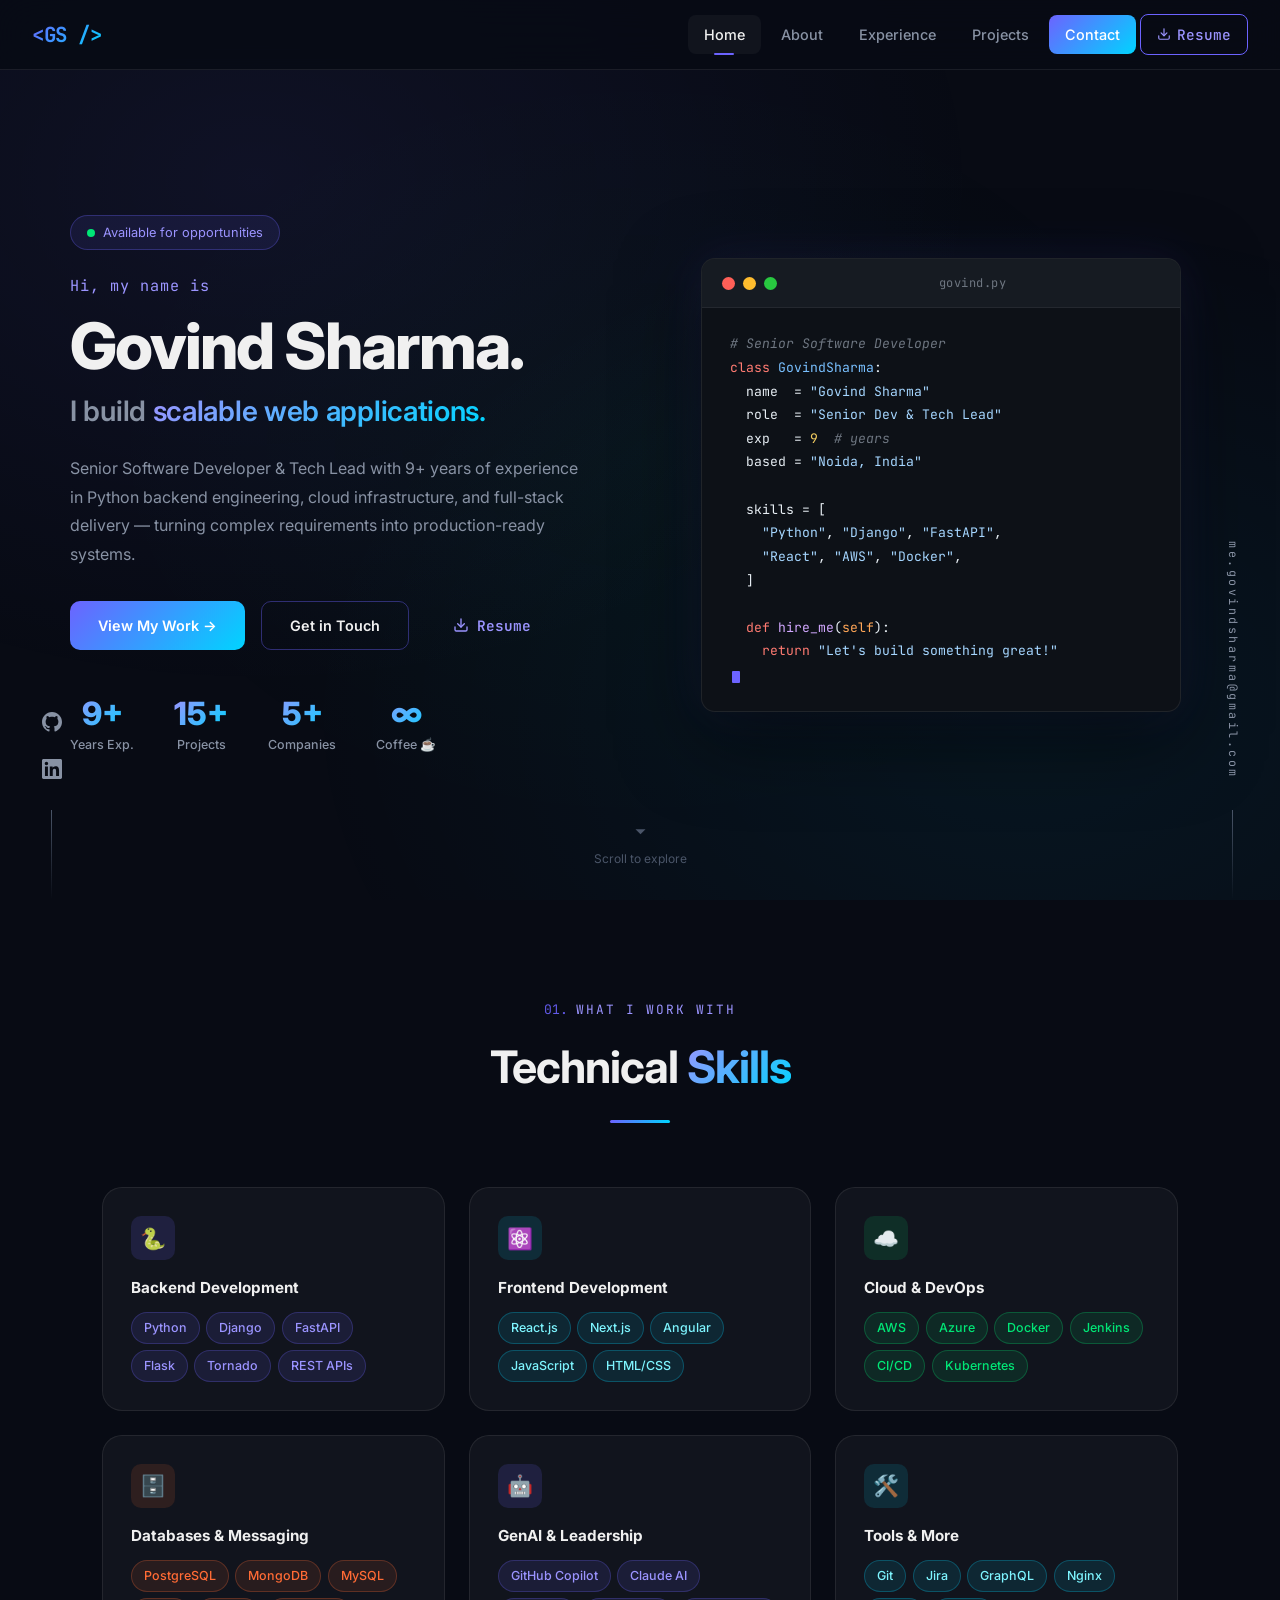
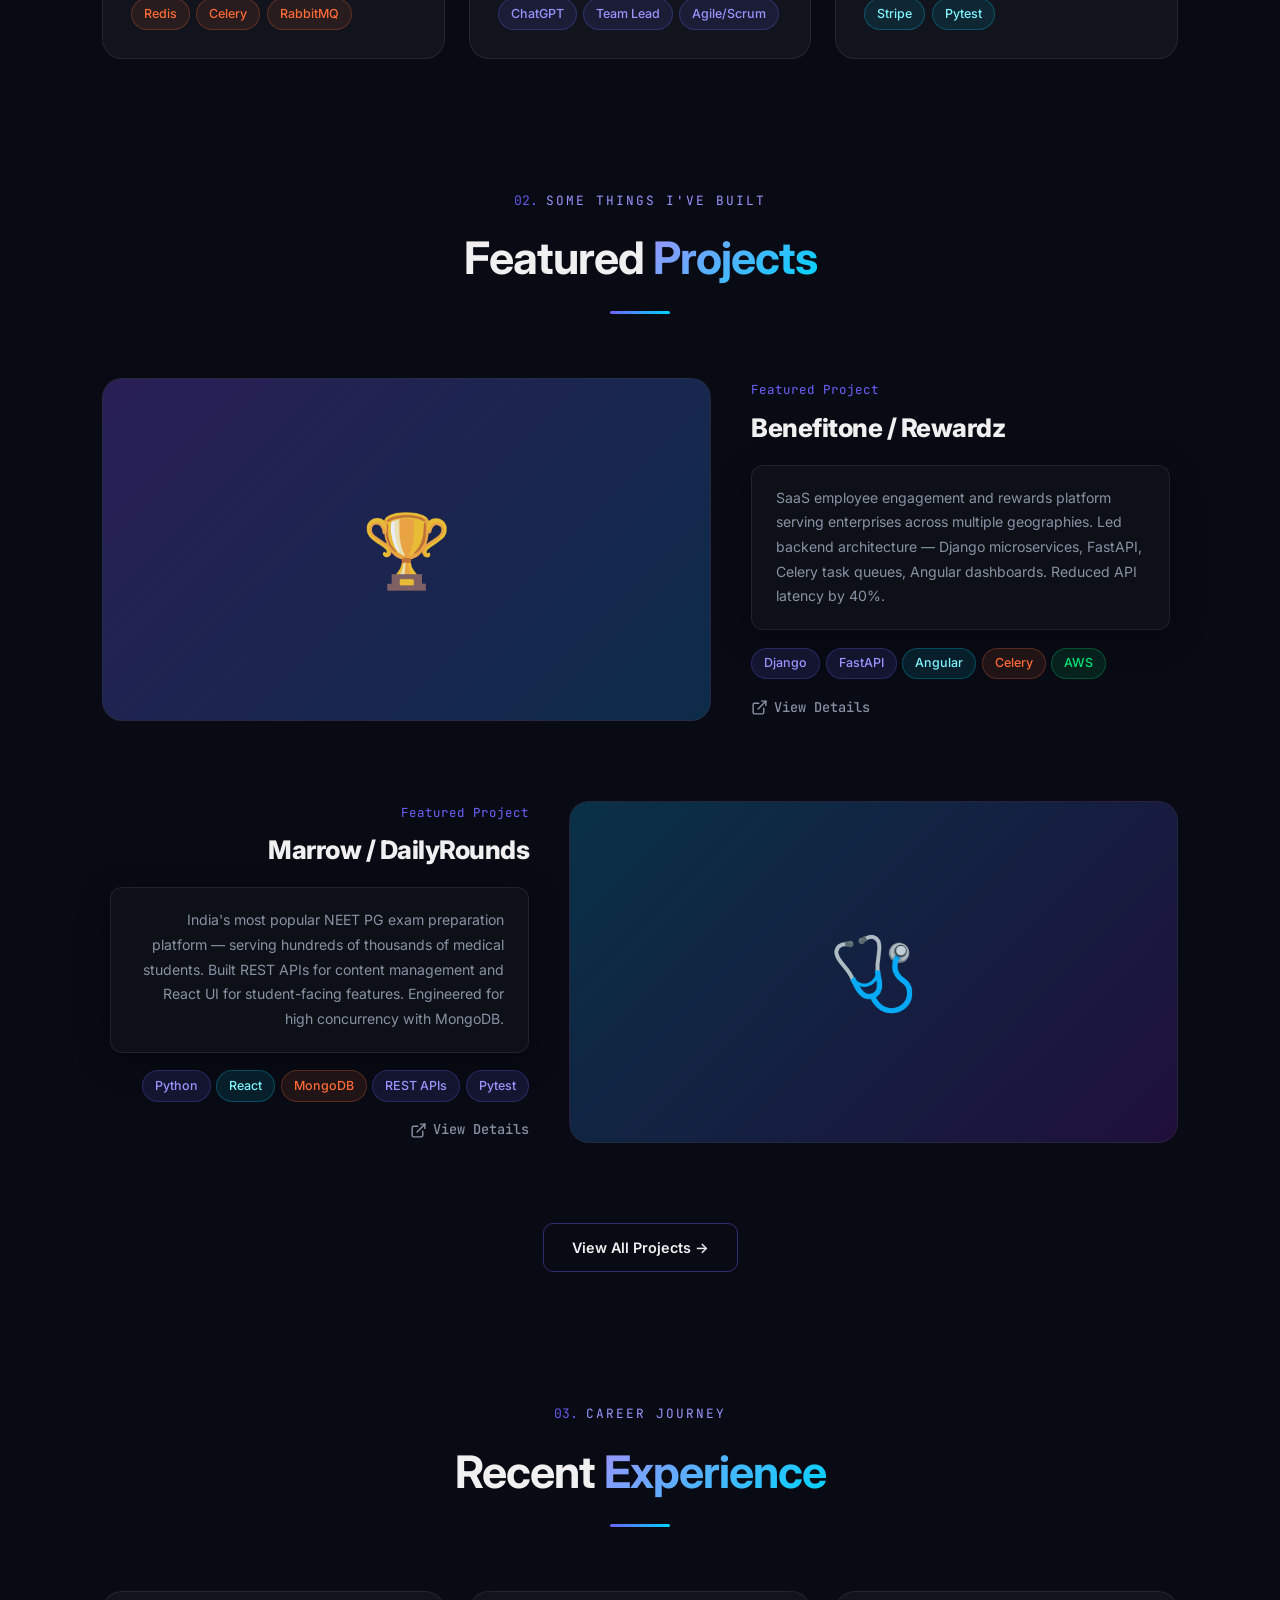
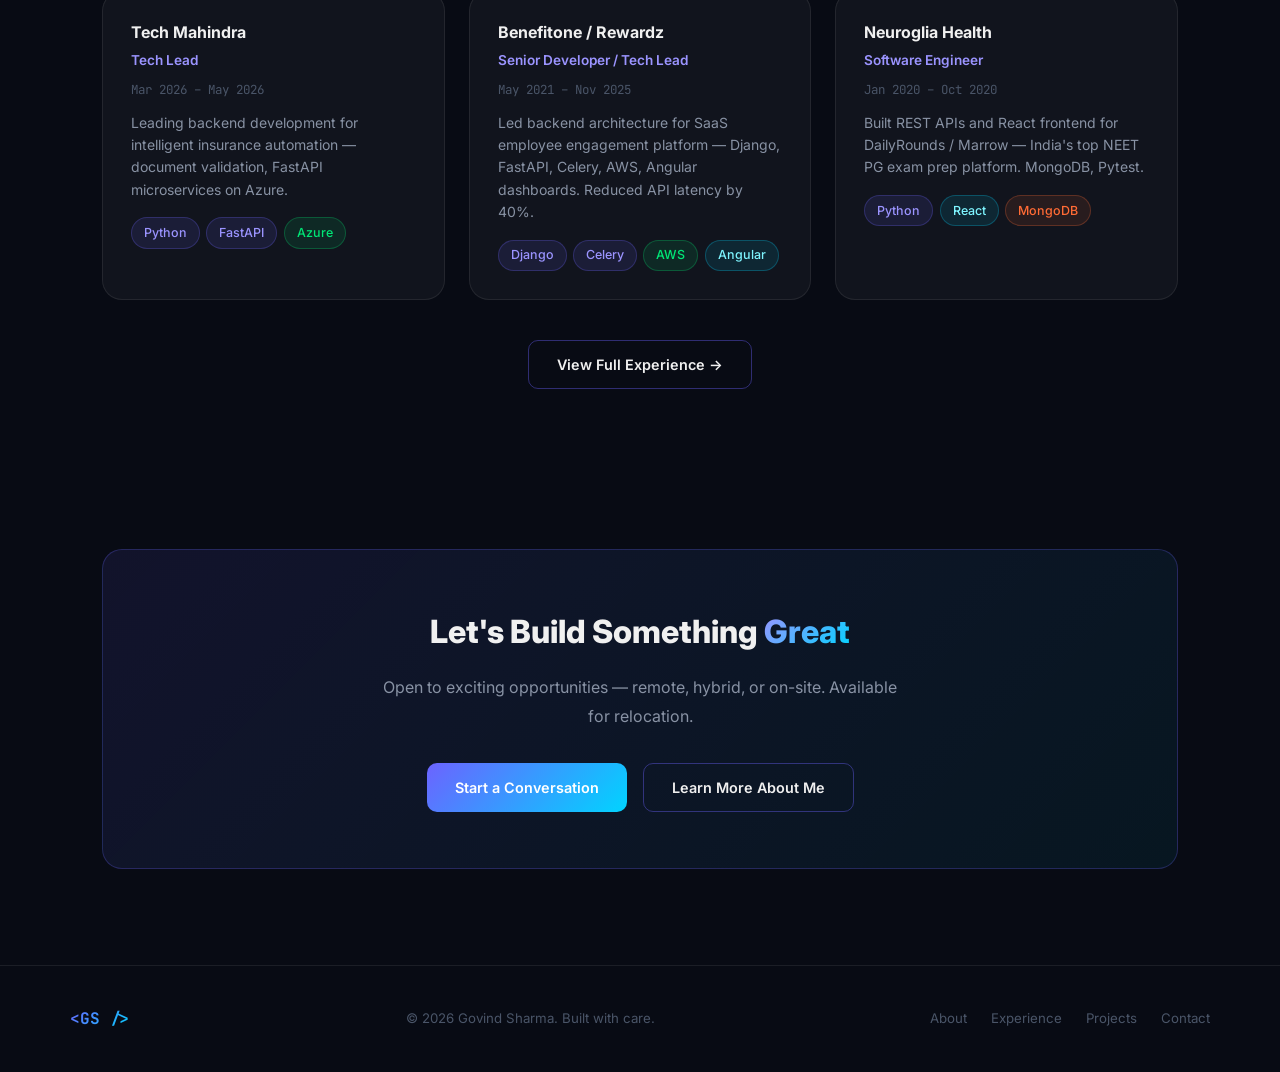
<file: index.html>
<!DOCTYPE html>
<html lang="en">
<head>
  <meta charset="UTF-8" />
  <meta name="viewport" content="width=device-width, initial-scale=1.0" />
  <title>Govind Sharma — Senior Software Developer</title>
  <meta name="description" content="Senior Software Developer with 9+ years of experience in Python, Django, FastAPI, React, and cloud infrastructure." />
  <link rel="preconnect" href="https://fonts.googleapis.com">
  <link rel="preconnect" href="https://fonts.gstatic.com" crossorigin>
  <link href="https://fonts.googleapis.com/css2?family=Inter:wght@400;500;600;700;800;900&family=JetBrains+Mono:wght@400;500;700&display=swap" rel="stylesheet">
  <link rel="stylesheet" href="css/style.css" />
</head>
<body>

  <!-- NAVBAR -->
  <nav class="navbar">
    <a href="index.html" class="nav-logo">&lt;GS /&gt;</a>
    <div class="nav-links">
      <a href="index.html" class="active">Home</a>
      <a href="about.html">About</a>
      <a href="experience.html">Experience</a>
      <a href="projects.html">Projects</a>
      <a href="contact.html" class="nav-cta">Contact</a>
      <a href="resume.pdf" download="Govind_Sharma_Resume.pdf" class="nav-resume"><svg viewBox="0 0 24 24" fill="none" stroke="currentColor" stroke-width="2" stroke-linecap="round" stroke-linejoin="round"><path d="M21 15v4a2 2 0 01-2 2H5a2 2 0 01-2-2v-4"/><polyline points="7,10 12,15 17,10"/><line x1="12" y1="15" x2="12" y2="3"/></svg>Resume</a>
    </div>
    <div class="hamburger" aria-label="Toggle menu">
      <span></span><span></span><span></span>
    </div>
  </nav>

  <div class="page">

    <!-- HERO -->
    <section class="hero" style="position:relative;">
      <div class="hero-inner">

        <!-- Left Content -->
        <div class="hero-content">
          <div class="hero-badge">
            <span class="dot"></span>
            Available for opportunities
          </div>

          <p class="hero-greeting">Hi, my name is</p>

          <h1 class="hero-name">
            Govind Sharma.
          </h1>

          <h2 class="hero-subtitle-line">
            I build <span class="gradient-text">scalable web applications.</span>
          </h2>

          <p class="hero-desc">
            Senior Software Developer &amp; Tech Lead with 9+ years of experience in Python backend
            engineering, cloud infrastructure, and full-stack delivery — turning complex requirements
            into production-ready systems.
          </p>

          <div class="hero-actions">
            <a href="projects.html" class="btn btn-primary">
              View My Work &rarr;
            </a>
            <a href="contact.html" class="btn btn-outline">
              Get in Touch
            </a>
            <a href="resume.pdf" download="Govind_Sharma_Resume.pdf" class="btn btn-resume">
              <svg viewBox="0 0 24 24" fill="none" stroke="currentColor" stroke-width="2" stroke-linecap="round" stroke-linejoin="round" width="16" height="16">
                <path d="M21 15v4a2 2 0 01-2 2H5a2 2 0 01-2-2v-4"/>
                <polyline points="7,10 12,15 17,10"/>
                <line x1="12" y1="15" x2="12" y2="3"/>
              </svg>
              Resume
            </a>
          </div>

          <div class="hero-stats">
            <div class="stat">
              <div class="stat-num" data-count="9">9+</div>
              <div class="stat-label">Years Exp.</div>
            </div>
            <div class="stat">
              <div class="stat-num" data-count="15">15+</div>
              <div class="stat-label">Projects</div>
            </div>
            <div class="stat">
              <div class="stat-num" data-count="5">5</div>
              <div class="stat-label">Companies</div>
            </div>
            <div class="stat">
              <div class="stat-num">∞</div>
              <div class="stat-label">Coffee ☕</div>
            </div>
          </div>
        </div>

        <!-- Right Visual: Terminal Card -->
        <div class="hero-visual">
          <div class="terminal-card">
            <div class="terminal-header">
              <span class="terminal-dot td-red"></span>
              <span class="terminal-dot td-yellow"></span>
              <span class="terminal-dot td-green"></span>
              <span class="terminal-title">govind.py</span>
            </div>
            <div class="terminal-body">
              <code class="terminal-code"><span class="tc-comment"># Senior Software Developer</span>
<span class="tc-keyword">class</span> <span class="tc-class">GovindSharma</span>:
  name  = <span class="tc-string">"Govind Sharma"</span>
  role  = <span class="tc-string">"Senior Dev &amp; Tech Lead"</span>
  exp   = <span class="tc-num">9</span>  <span class="tc-comment"># years</span>
  based = <span class="tc-string">"Noida, India"</span>

  skills = [
    <span class="tc-string">"Python"</span>, <span class="tc-string">"Django"</span>, <span class="tc-string">"FastAPI"</span>,
    <span class="tc-string">"React"</span>, <span class="tc-string">"AWS"</span>, <span class="tc-string">"Docker"</span>,
  ]

  <span class="tc-keyword">def</span> <span class="tc-fn">hire_me</span>(<span class="tc-self">self</span>):
    <span class="tc-keyword">return</span> <span class="tc-string">"Let's build something great!"</span>
<span class="terminal-cursor"></span></code>
            </div>
          </div>
        </div>

      </div>

      <div class="scroll-hint">
        <svg viewBox="0 0 24 24" xmlns="http://www.w3.org/2000/svg">
          <path d="M12 16l-6-6h12z"/>
        </svg>
        Scroll to explore
      </div>
    </section>

    <!-- SKILLS PREVIEW -->
    <section class="skills-preview">
      <div class="container">
        <div class="section-header fade-up">
          <span class="section-tag"><span class="section-num">01.</span>What I Work With</span>
          <h2 class="section-title">Technical <span class="gradient-text">Skills</span></h2>
          <div class="section-line"></div>
        </div>

        <div class="skills-grid">
          <div class="skill-category-card fade-up">
            <div class="skill-cat-icon" style="background:rgba(108,99,255,0.15);">🐍</div>
            <div class="skill-cat-title">Backend Development</div>
            <div class="skill-tags">
              <span class="tag">Python</span>
              <span class="tag">Django</span>
              <span class="tag">FastAPI</span>
              <span class="tag">Flask</span>
              <span class="tag">Tornado</span>
              <span class="tag">REST APIs</span>
            </div>
          </div>

          <div class="skill-category-card fade-up">
            <div class="skill-cat-icon" style="background:rgba(0,212,255,0.12);">⚛️</div>
            <div class="skill-cat-title">Frontend Development</div>
            <div class="skill-tags">
              <span class="tag tag-cyan">React.js</span>
              <span class="tag tag-cyan">Next.js</span>
              <span class="tag tag-cyan">Angular</span>
              <span class="tag tag-cyan">JavaScript</span>
              <span class="tag tag-cyan">HTML/CSS</span>
            </div>
          </div>

          <div class="skill-category-card fade-up">
            <div class="skill-cat-icon" style="background:rgba(0,230,118,0.12);">☁️</div>
            <div class="skill-cat-title">Cloud & DevOps</div>
            <div class="skill-tags">
              <span class="tag tag-green">AWS</span>
              <span class="tag tag-green">Azure</span>
              <span class="tag tag-green">Docker</span>
              <span class="tag tag-green">Jenkins</span>
              <span class="tag tag-green">CI/CD</span>
              <span class="tag tag-green">Kubernetes</span>
            </div>
          </div>

          <div class="skill-category-card fade-up">
            <div class="skill-cat-icon" style="background:rgba(255,107,53,0.12);">🗄️</div>
            <div class="skill-cat-title">Databases & Messaging</div>
            <div class="skill-tags">
              <span class="tag tag-orange">PostgreSQL</span>
              <span class="tag tag-orange">MongoDB</span>
              <span class="tag tag-orange">MySQL</span>
              <span class="tag tag-orange">Redis</span>
              <span class="tag tag-orange">Celery</span>
              <span class="tag tag-orange">RabbitMQ</span>
            </div>
          </div>

          <div class="skill-category-card fade-up">
            <div class="skill-cat-icon" style="background:rgba(108,99,255,0.15);">🤖</div>
            <div class="skill-cat-title">GenAI & Leadership</div>
            <div class="skill-tags">
              <span class="tag">GitHub Copilot</span>
              <span class="tag">Claude AI</span>
              <span class="tag">ChatGPT</span>
              <span class="tag">Team Lead</span>
              <span class="tag">Agile/Scrum</span>
            </div>
          </div>

          <div class="skill-category-card fade-up">
            <div class="skill-cat-icon" style="background:rgba(0,212,255,0.12);">🛠️</div>
            <div class="skill-cat-title">Tools & More</div>
            <div class="skill-tags">
              <span class="tag tag-cyan">Git</span>
              <span class="tag tag-cyan">Jira</span>
              <span class="tag tag-cyan">GraphQL</span>
              <span class="tag tag-cyan">Nginx</span>
              <span class="tag tag-cyan">Stripe</span>
              <span class="tag tag-cyan">Pytest</span>
            </div>
          </div>
        </div>
      </div>
    </section>

    <!-- FEATURED PROJECTS -->
    <section class="featured-projects-section">
      <div class="container">
        <div class="section-header fade-up">
          <span class="section-tag"><span class="section-num">02.</span>Some Things I've Built</span>
          <h2 class="section-title">Featured <span class="gradient-text">Projects</span></h2>
          <div class="section-line"></div>
        </div>

        <!-- Featured: Benefitone -->
        <div class="featured-project fade-up">
          <div class="fp-visual">
            <div class="fp-visual-inner" style="background: linear-gradient(135deg, #1a1030, #0d1f3c);">
              🏆
              <div style="position:absolute;inset:0;background:linear-gradient(135deg,rgba(108,99,255,0.18),rgba(0,212,255,0.07));"></div>
            </div>
          </div>
          <div class="fp-info">
            <p class="fp-overline">Featured Project</p>
            <h3 class="fp-title">Benefitone / Rewardz</h3>
            <div class="fp-desc-box">
              SaaS employee engagement and rewards platform serving enterprises across multiple
              geographies. Led backend architecture — Django microservices, FastAPI, Celery task
              queues, Angular dashboards. Reduced API latency by 40%.
            </div>
            <div class="fp-tags">
              <span class="tag">Django</span>
              <span class="tag">FastAPI</span>
              <span class="tag tag-cyan">Angular</span>
              <span class="tag tag-orange">Celery</span>
              <span class="tag tag-green">AWS</span>
            </div>
            <div class="fp-actions">
              <a href="projects/benefitone.html" class="fp-icon-link">
                <svg viewBox="0 0 24 24" fill="none" stroke="currentColor" stroke-width="2" stroke-linecap="round" stroke-linejoin="round">
                  <path d="M18 13v6a2 2 0 01-2 2H5a2 2 0 01-2-2V8a2 2 0 012-2h6"/>
                  <polyline points="15,3 21,3 21,9"/>
                  <line x1="10" y1="14" x2="21" y2="3"/>
                </svg>
                View Details
              </a>
            </div>
          </div>
        </div>

        <!-- Featured: Marrow / DailyRounds -->
        <div class="featured-project fp-reverse fade-up">
          <div class="fp-visual">
            <div class="fp-visual-inner" style="background: linear-gradient(135deg, #0a1a2e, #1a0a2e);">
              🩺
              <div style="position:absolute;inset:0;background:linear-gradient(135deg,rgba(0,212,255,0.12),rgba(108,99,255,0.06));"></div>
            </div>
          </div>
          <div class="fp-info">
            <p class="fp-overline">Featured Project</p>
            <h3 class="fp-title">Marrow / DailyRounds</h3>
            <div class="fp-desc-box">
              India's most popular NEET PG exam preparation platform — serving hundreds of
              thousands of medical students. Built REST APIs for content management and React
              UI for student-facing features. Engineered for high concurrency with MongoDB.
            </div>
            <div class="fp-tags">
              <span class="tag">Python</span>
              <span class="tag tag-cyan">React</span>
              <span class="tag tag-orange">MongoDB</span>
              <span class="tag">REST APIs</span>
              <span class="tag">Pytest</span>
            </div>
            <div class="fp-actions">
              <a href="projects/marrow.html" class="fp-icon-link">
                <svg viewBox="0 0 24 24" fill="none" stroke="currentColor" stroke-width="2" stroke-linecap="round" stroke-linejoin="round">
                  <path d="M18 13v6a2 2 0 01-2 2H5a2 2 0 01-2-2V8a2 2 0 012-2h6"/>
                  <polyline points="15,3 21,3 21,9"/>
                  <line x1="10" y1="14" x2="21" y2="3"/>
                </svg>
                View Details
              </a>
            </div>
          </div>
        </div>

        <div class="text-center fade-up">
          <a href="projects.html" class="btn btn-outline">View All Projects &rarr;</a>
        </div>
      </div>
    </section>

    <!-- EXPERIENCE PREVIEW -->
    <section class="exp-preview">
      <div class="container">
        <div class="section-header fade-up">
          <span class="section-tag"><span class="section-num">03.</span>Career Journey</span>
          <h2 class="section-title">Recent <span class="gradient-text">Experience</span></h2>
          <div class="section-line"></div>
        </div>

        <div class="exp-preview-cards">
          <div class="exp-card-mini fade-up">
            <div class="exp-company">Tech Mahindra</div>
            <div class="exp-role">Tech Lead</div>
            <div class="exp-period">Mar 2026 – May 2026</div>
            <div class="exp-summary">Leading backend development for intelligent insurance automation — document validation, FastAPI microservices on Azure.</div>
            <div style="margin-top:1rem; display:flex; gap:0.4rem; flex-wrap:wrap;">
              <span class="tag">Python</span><span class="tag">FastAPI</span><span class="tag tag-green">Azure</span>
            </div>
          </div>

          <div class="exp-card-mini fade-up">
            <div class="exp-company">Benefitone / Rewardz</div>
            <div class="exp-role">Senior Developer / Tech Lead</div>
            <div class="exp-period">May 2021 – Nov 2025</div>
            <div class="exp-summary">Led backend architecture for SaaS employee engagement platform — Django, FastAPI, Celery, AWS, Angular dashboards. Reduced API latency by 40%.</div>
            <div style="margin-top:1rem; display:flex; gap:0.4rem; flex-wrap:wrap;">
              <span class="tag">Django</span><span class="tag">Celery</span><span class="tag tag-green">AWS</span><span class="tag tag-cyan">Angular</span>
            </div>
          </div>

          <div class="exp-card-mini fade-up">
            <div class="exp-company">Neuroglia Health</div>
            <div class="exp-role">Software Engineer</div>
            <div class="exp-period">Jan 2020 – Oct 2020</div>
            <div class="exp-summary">Built REST APIs and React frontend for DailyRounds / Marrow — India's top NEET PG exam prep platform. MongoDB, Pytest.</div>
            <div style="margin-top:1rem; display:flex; gap:0.4rem; flex-wrap:wrap;">
              <span class="tag">Python</span><span class="tag tag-cyan">React</span><span class="tag tag-orange">MongoDB</span>
            </div>
          </div>
        </div>

        <div class="text-center fade-up">
          <a href="experience.html" class="btn btn-outline">View Full Experience &rarr;</a>
        </div>
      </div>
    </section>

    <!-- CTA STRIP -->
    <section style="padding: 4rem 2rem 6rem;">
      <div class="container">
        <div class="card text-center fade-up" style="padding: 3.5rem; background: linear-gradient(135deg, rgba(108,99,255,0.1), rgba(0,212,255,0.06)); border-color: rgba(108,99,255,0.25);">
          <h2 style="font-size:2rem; font-weight:800; margin-bottom:1rem;">Let's Build Something <span class="gradient-text">Great</span></h2>
          <p style="color:var(--text-secondary); max-width:520px; margin:0 auto 2rem; line-height:1.8;">
            Open to exciting opportunities — remote, hybrid, or on-site. Available for relocation.
          </p>
          <div style="display:flex; gap:1rem; justify-content:center; flex-wrap:wrap;">
            <a href="contact.html" class="btn btn-primary">Start a Conversation</a>
            <a href="about.html" class="btn btn-outline">Learn More About Me</a>
          </div>
        </div>
      </div>
    </section>

  </div>

  <!-- FOOTER -->
  <footer class="footer">
    <div class="footer-inner">
      <span class="footer-logo">&lt;GS /&gt;</span>
      <span class="footer-text">© 2026 Govind Sharma. Built with care.</span>
      <div class="footer-links">
        <a href="about.html">About</a>
        <a href="experience.html">Experience</a>
        <a href="projects.html">Projects</a>
        <a href="contact.html">Contact</a>
      </div>
    </div>
  </footer>

  <script src="js/main.js"></script>

  <!-- Social Sidebar Left -->
  <aside class="social-sidebar" aria-label="Social links">
    <a href="https://github.com/me-govind" target="_blank" rel="noreferrer" aria-label="GitHub">
      <svg viewBox="0 0 24 24" xmlns="http://www.w3.org/2000/svg"><path d="M12 0c-6.626 0-12 5.373-12 12 0 5.302 3.438 9.8 8.207 11.387.599.111.793-.261.793-.577v-2.234c-3.338.726-4.033-1.416-4.033-1.416-.546-1.387-1.333-1.756-1.333-1.756-1.089-.745.083-.729.083-.729 1.205.084 1.839 1.237 1.839 1.237 1.07 1.834 2.807 1.304 3.492.997.107-.775.418-1.305.762-1.604-2.665-.305-5.467-1.334-5.467-5.931 0-1.311.469-2.381 1.236-3.221-.124-.303-.535-1.524.117-3.176 0 0 1.008-.322 3.301 1.23.957-.266 1.983-.399 3.003-.404 1.02.005 2.047.138 3.006.404 2.291-1.552 3.297-1.23 3.297-1.23.653 1.653.242 2.874.118 3.176.77.84 1.235 1.911 1.235 3.221 0 4.609-2.807 5.624-5.479 5.921.43.372.823 1.102.823 2.222v3.293c0 .319.192.694.801.576 4.765-1.589 8.199-6.086 8.199-11.386 0-6.627-5.373-12-12-12z"/></svg>
    </a>
    <a href="https://linkedin.com/in/me-govind" target="_blank" rel="noreferrer" aria-label="LinkedIn">
      <svg viewBox="0 0 24 24" xmlns="http://www.w3.org/2000/svg"><path d="M20.447 20.452h-3.554v-5.569c0-1.328-.027-3.037-1.852-3.037-1.853 0-2.136 1.445-2.136 2.939v5.667H9.351V9h3.414v1.561h.046c.477-.9 1.637-1.85 3.37-1.85 3.601 0 4.267 2.37 4.267 5.455v6.286zM5.337 7.433c-1.144 0-2.063-.926-2.063-2.065 0-1.138.92-2.063 2.063-2.063 1.14 0 2.064.925 2.064 2.063 0 1.139-.925 2.065-2.064 2.065zm1.782 13.019H3.555V9h3.564v11.452zM22.225 0H1.771C.792 0 0 .774 0 1.729v20.542C0 23.227.792 24 1.771 24h20.451C23.2 24 24 23.227 24 22.271V1.729C24 .774 23.2 0 22.222 0h.003z"/></svg>
    </a>
  </aside>

  <!-- Email Sidebar Right -->
  <aside class="email-sidebar" aria-label="Email">
    <a href="mailto:me.govindsharma@gmail.com">me.govindsharma@gmail.com</a>
  </aside>
</body>
</html>
</file>
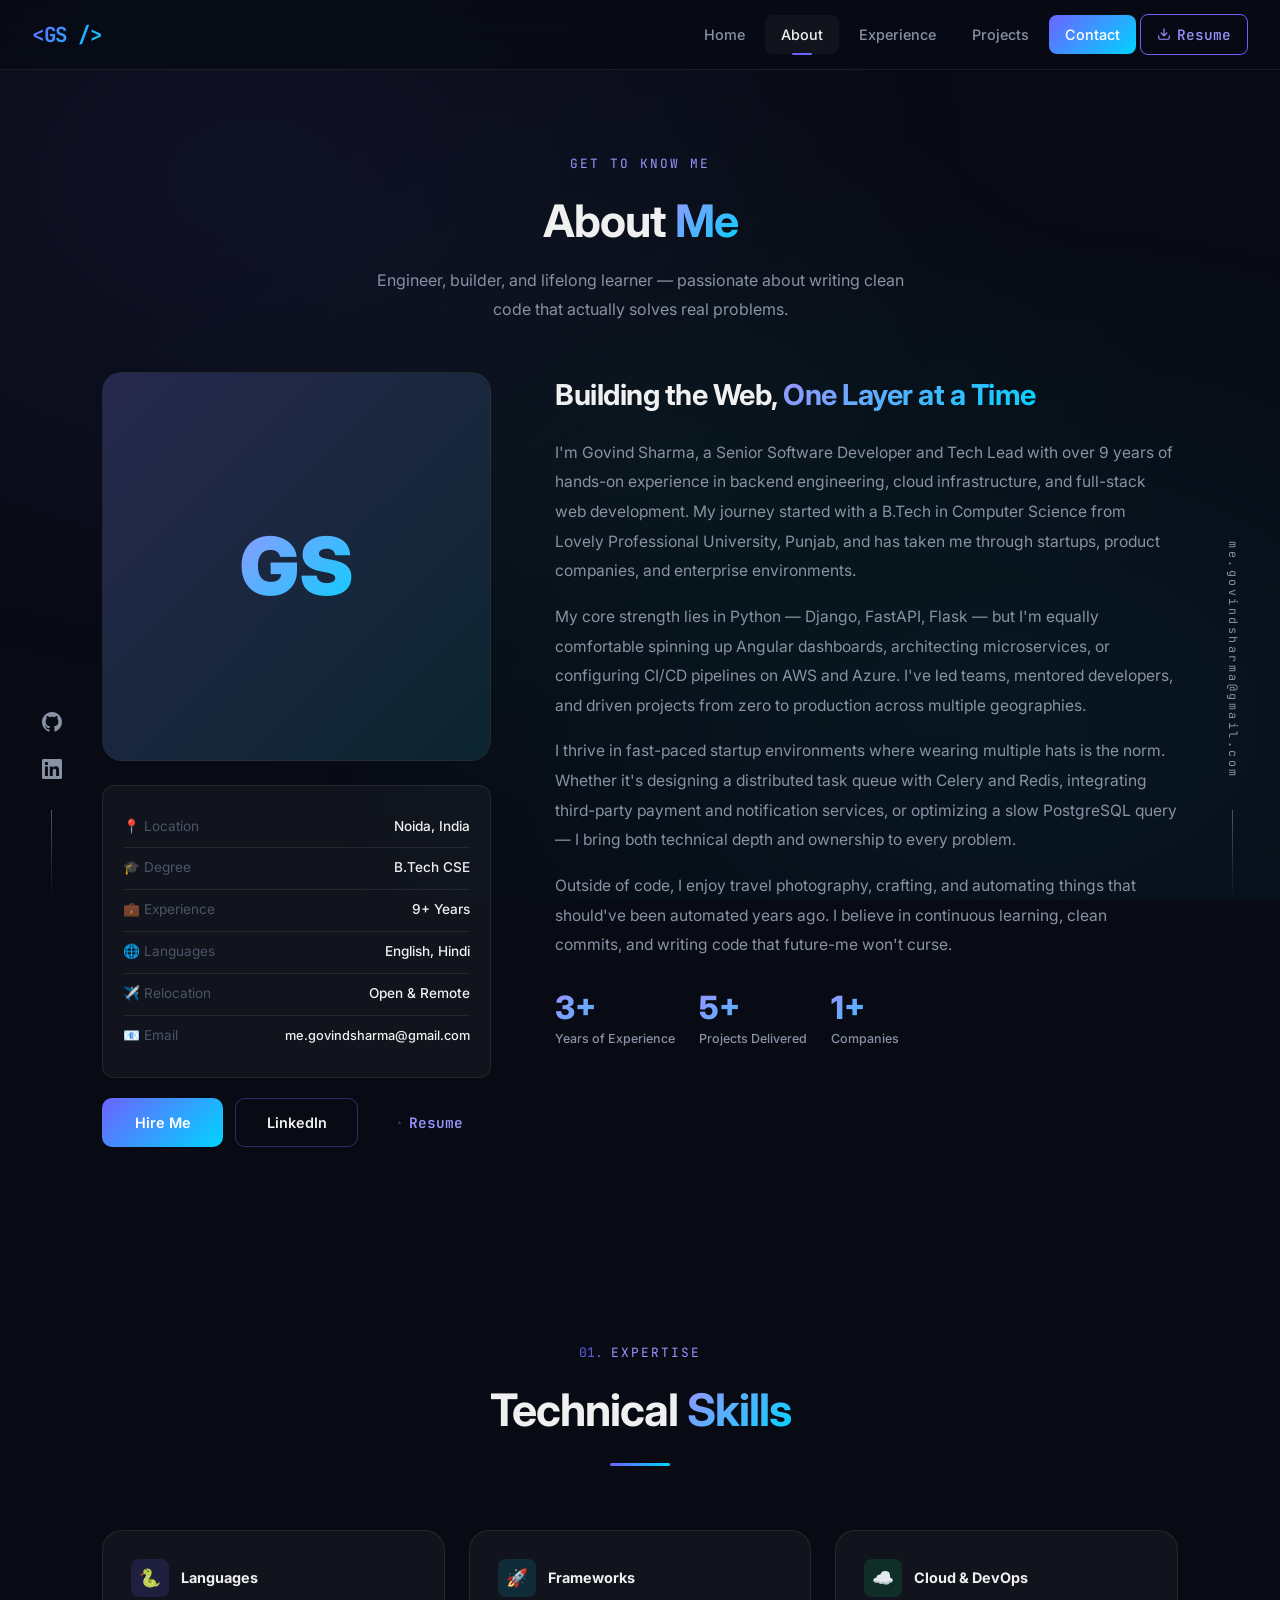
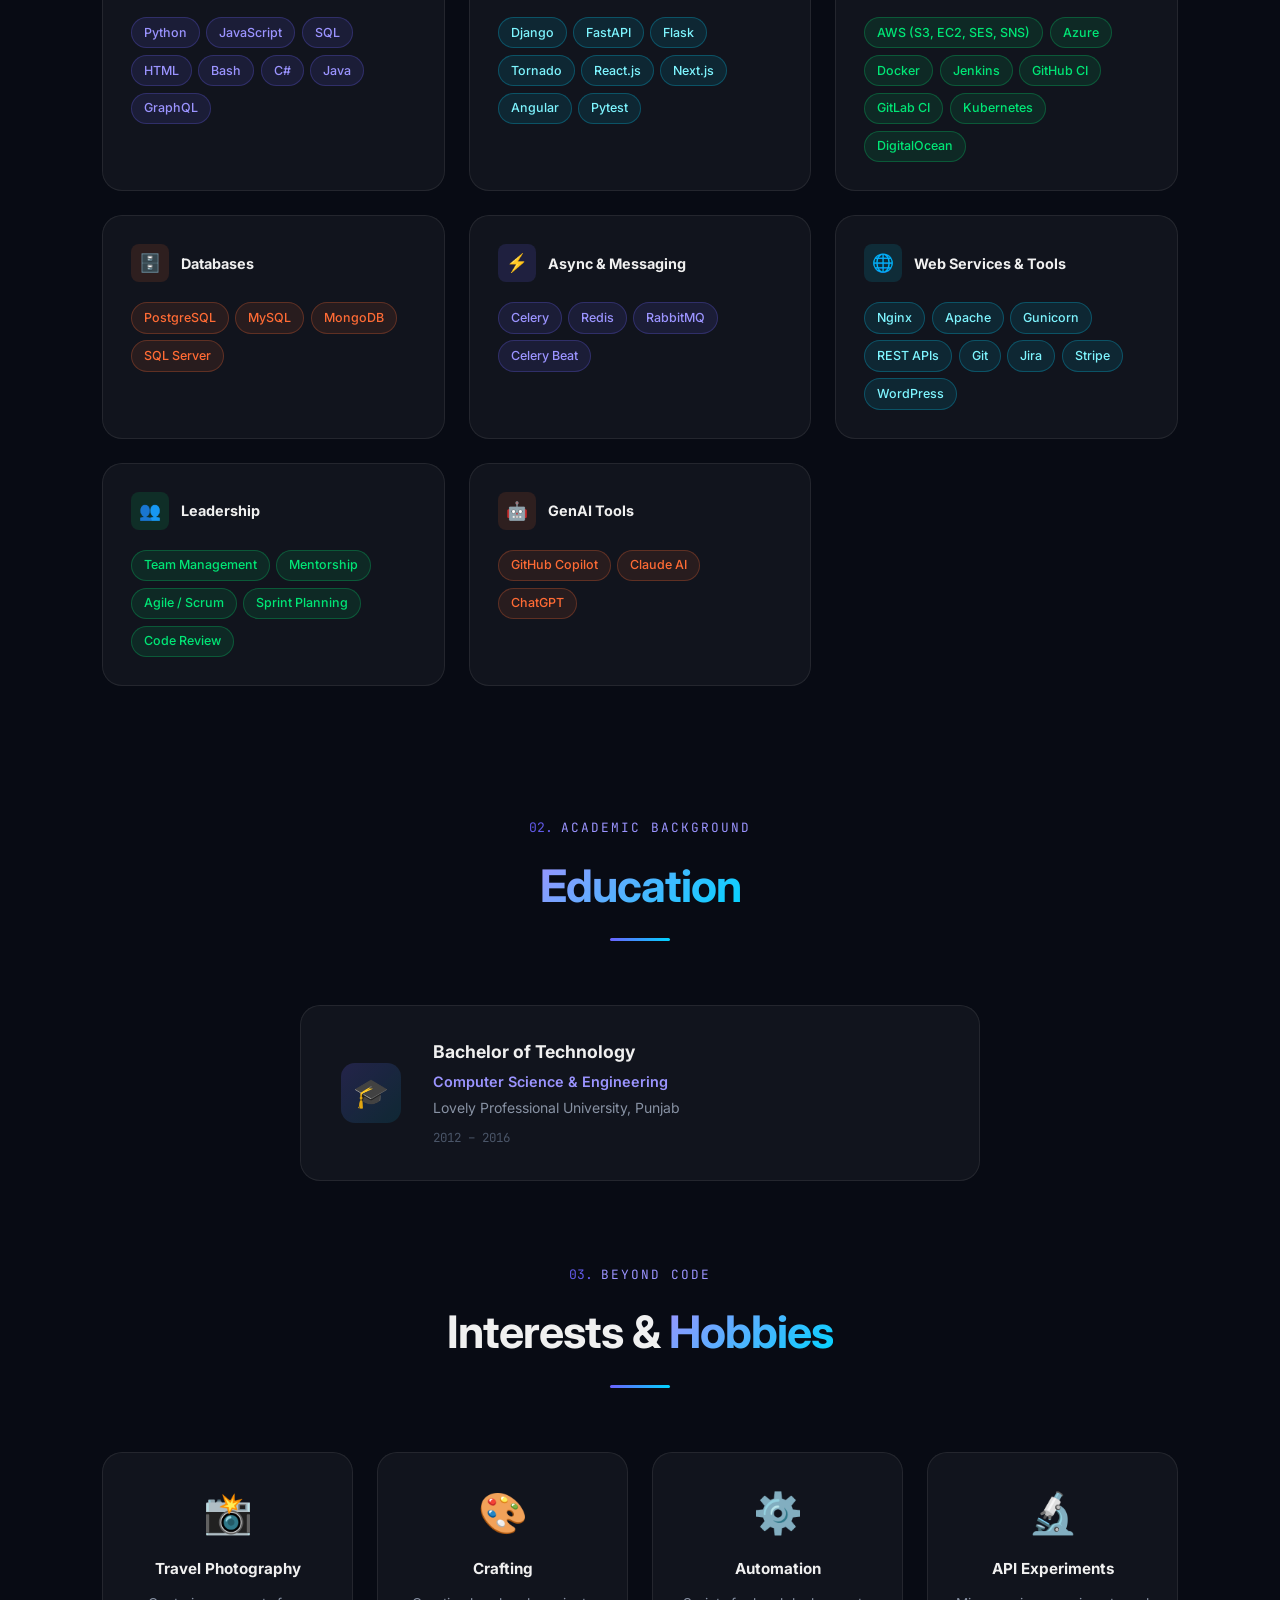
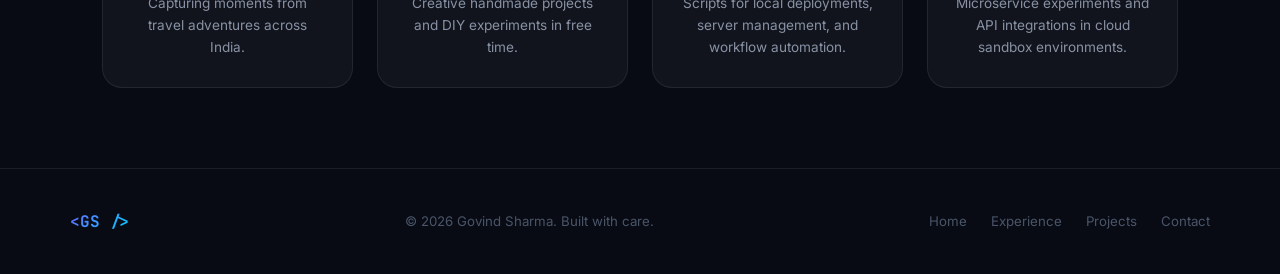
<file: about.html>
<!DOCTYPE html>
<html lang="en">
<head>
  <meta charset="UTF-8" />
  <meta name="viewport" content="width=device-width, initial-scale=1.0" />
  <title>About — Govind Sharma</title>
  <meta name="description" content="About Govind Sharma — 9+ years Senior Software Developer, Python specialist, Tech Lead." />
  <link rel="preconnect" href="https://fonts.googleapis.com">
  <link rel="preconnect" href="https://fonts.gstatic.com" crossorigin>
  <link href="https://fonts.googleapis.com/css2?family=Inter:wght@400;500;600;700;800;900&family=JetBrains+Mono:wght@400;500;700&display=swap" rel="stylesheet">
  <link rel="stylesheet" href="css/style.css" />
</head>
<body>

  <!-- NAVBAR -->
  <nav class="navbar">
    <a href="index.html" class="nav-logo">&lt;GS /&gt;</a>
    <div class="nav-links">
      <a href="index.html">Home</a>
      <a href="about.html" class="active">About</a>
      <a href="experience.html">Experience</a>
      <a href="projects.html">Projects</a>
      <a href="contact.html" class="nav-cta">Contact</a>
      <a href="resume.pdf" download="Govind_Sharma_Resume.pdf" class="nav-resume"><svg viewBox="0 0 24 24" fill="none" stroke="currentColor" stroke-width="2" stroke-linecap="round" stroke-linejoin="round"><path d="M21 15v4a2 2 0 01-2 2H5a2 2 0 01-2-2v-4"/><polyline points="7,10 12,15 17,10"/><line x1="12" y1="15" x2="12" y2="3"/></svg>Resume</a>
    </div>
    <div class="hamburger">
      <span></span><span></span><span></span>
    </div>
  </nav>

  <div class="page">

    <!-- HERO -->
    <div class="about-hero">
      <div class="container">
        <span class="section-tag">Get to know me</span>
        <h1 class="section-title" style="margin-bottom:0.5rem;">
          About <span class="gradient-text">Me</span>
        </h1>
        <p style="color:var(--text-secondary); max-width:560px; margin:0 auto; font-size:1rem; line-height:1.8;">
          Engineer, builder, and lifelong learner — passionate about writing clean code
          that actually solves real problems.
        </p>
      </div>
    </div>

    <!-- INTRO SECTION -->
    <section class="container" style="padding-bottom: 4rem;">
      <div class="about-intro-grid">

        <!-- Avatar -->
        <div class="fade-up">
          <div class="about-avatar-box">
            <span class="about-avatar-initials">GS</span>
          </div>

          <div class="about-info-card" style="margin-top:1.5rem;">
            <div class="about-info-row">
              <span class="about-info-label">📍 Location</span>
              <span class="about-info-value">Noida, India</span>
            </div>
            <div class="about-info-row">
              <span class="about-info-label">🎓 Degree</span>
              <span class="about-info-value">B.Tech CSE</span>
            </div>
            <div class="about-info-row">
              <span class="about-info-label">💼 Experience</span>
              <span class="about-info-value">9+ Years</span>
            </div>
            <div class="about-info-row">
              <span class="about-info-label">🌐 Languages</span>
              <span class="about-info-value">English, Hindi</span>
            </div>
            <div class="about-info-row">
              <span class="about-info-label">✈️ Relocation</span>
              <span class="about-info-value">Open &amp; Remote</span>
            </div>
            <div class="about-info-row">
              <span class="about-info-label">📧 Email</span>
              <span class="about-info-value" style="font-size:0.8rem;">me.govindsharma@gmail.com</span>
            </div>
          </div>

          <div style="margin-top:1.25rem; display:flex; gap:0.75rem; flex-wrap:wrap;">
            <a href="contact.html" class="btn btn-primary" style="flex:1; justify-content:center; min-width:100px;">Hire Me</a>
            <a href="https://linkedin.com/in/me-govind" target="_blank" class="btn btn-outline" style="flex:1; justify-content:center; min-width:100px;">LinkedIn</a>
            <a href="resume.pdf" download="Govind_Sharma_Resume.pdf" class="btn btn-resume" style="flex:1; justify-content:center; min-width:100px;">
              <svg viewBox="0 0 24 24" fill="none" stroke="currentColor" stroke-width="2" stroke-linecap="round" stroke-linejoin="round" width="15" height="15">
                <path d="M21 15v4a2 2 0 01-2 2H5a2 2 0 01-2-2v-4"/>
                <polyline points="7,10 12,15 17,10"/>
                <line x1="12" y1="15" x2="12" y2="3"/>
              </svg>
              Resume
            </a>
          </div>
        </div>

        <!-- Text -->
        <div class="about-text fade-up">
          <h2>Building the Web, <span class="gradient-text">One Layer at a Time</span></h2>

          <p>
            I'm Govind Sharma, a Senior Software Developer and Tech Lead with over 9 years of
            hands-on experience in backend engineering, cloud infrastructure, and full-stack
            web development. My journey started with a B.Tech in Computer Science from
            Lovely Professional University, Punjab, and has taken me through startups,
            product companies, and enterprise environments.
          </p>

          <p>
            My core strength lies in Python — Django, FastAPI, Flask — but I'm equally comfortable
            spinning up Angular dashboards, architecting microservices, or configuring CI/CD pipelines
            on AWS and Azure. I've led teams, mentored developers, and driven projects from zero to
            production across multiple geographies.
          </p>

          <p>
            I thrive in fast-paced startup environments where wearing multiple hats is the norm.
            Whether it's designing a distributed task queue with Celery and Redis, integrating
            third-party payment and notification services, or optimizing a slow PostgreSQL query —
            I bring both technical depth and ownership to every problem.
          </p>

          <p>
            Outside of code, I enjoy travel photography, crafting, and automating things that
            should've been automated years ago. I believe in continuous learning, clean commits,
            and writing code that future-me won't curse.
          </p>

          <div style="margin-top:2rem; display:flex; gap:1.5rem; flex-wrap:wrap;">
            <div class="stat" style="text-align:left;">
              <div class="stat-num" data-count="9">9+</div>
              <div class="stat-label">Years of Experience</div>
            </div>
            <div class="stat" style="text-align:left;">
              <div class="stat-num" data-count="15">15+</div>
              <div class="stat-label">Projects Delivered</div>
            </div>
            <div class="stat" style="text-align:left;">
              <div class="stat-num" data-count="5">5</div>
              <div class="stat-label">Companies</div>
            </div>
          </div>
        </div>

      </div>
    </section>

    <!-- SKILLS SECTION -->
    <section class="skills-full">
      <div class="container">
        <div class="section-header fade-up">
          <span class="section-tag"><span class="section-num">01.</span>Expertise</span>
          <h2 class="section-title">Technical <span class="gradient-text">Skills</span></h2>
          <div class="section-line"></div>
        </div>

        <div class="skills-categories">

          <div class="skill-group fade-up">
            <div class="skill-group-header">
              <div class="skill-group-icon" style="background:rgba(108,99,255,0.15);">🐍</div>
              <div class="skill-group-title">Languages</div>
            </div>
            <div class="skill-tags">
              <span class="tag">Python</span>
              <span class="tag">JavaScript</span>
              <span class="tag">SQL</span>
              <span class="tag">HTML</span>
              <span class="tag">Bash</span>
              <span class="tag">C#</span>
              <span class="tag">Java</span>
              <span class="tag">GraphQL</span>
            </div>
          </div>

          <div class="skill-group fade-up">
            <div class="skill-group-header">
              <div class="skill-group-icon" style="background:rgba(0,212,255,0.12);">🚀</div>
              <div class="skill-group-title">Frameworks</div>
            </div>
            <div class="skill-tags">
              <span class="tag tag-cyan">Django</span>
              <span class="tag tag-cyan">FastAPI</span>
              <span class="tag tag-cyan">Flask</span>
              <span class="tag tag-cyan">Tornado</span>
              <span class="tag tag-cyan">React.js</span>
              <span class="tag tag-cyan">Next.js</span>
              <span class="tag tag-cyan">Angular</span>
              <span class="tag tag-cyan">Pytest</span>
            </div>
          </div>

          <div class="skill-group fade-up">
            <div class="skill-group-header">
              <div class="skill-group-icon" style="background:rgba(0,230,118,0.12);">☁️</div>
              <div class="skill-group-title">Cloud & DevOps</div>
            </div>
            <div class="skill-tags">
              <span class="tag tag-green">AWS (S3, EC2, SES, SNS)</span>
              <span class="tag tag-green">Azure</span>
              <span class="tag tag-green">Docker</span>
              <span class="tag tag-green">Jenkins</span>
              <span class="tag tag-green">GitHub CI</span>
              <span class="tag tag-green">GitLab CI</span>
              <span class="tag tag-green">Kubernetes</span>
              <span class="tag tag-green">DigitalOcean</span>
            </div>
          </div>

          <div class="skill-group fade-up">
            <div class="skill-group-header">
              <div class="skill-group-icon" style="background:rgba(255,107,53,0.12);">🗄️</div>
              <div class="skill-group-title">Databases</div>
            </div>
            <div class="skill-tags">
              <span class="tag tag-orange">PostgreSQL</span>
              <span class="tag tag-orange">MySQL</span>
              <span class="tag tag-orange">MongoDB</span>
              <span class="tag tag-orange">SQL Server</span>
            </div>
          </div>

          <div class="skill-group fade-up">
            <div class="skill-group-header">
              <div class="skill-group-icon" style="background:rgba(108,99,255,0.15);">⚡</div>
              <div class="skill-group-title">Async & Messaging</div>
            </div>
            <div class="skill-tags">
              <span class="tag">Celery</span>
              <span class="tag">Redis</span>
              <span class="tag">RabbitMQ</span>
              <span class="tag">Celery Beat</span>
            </div>
          </div>

          <div class="skill-group fade-up">
            <div class="skill-group-header">
              <div class="skill-group-icon" style="background:rgba(0,212,255,0.12);">🌐</div>
              <div class="skill-group-title">Web Services & Tools</div>
            </div>
            <div class="skill-tags">
              <span class="tag tag-cyan">Nginx</span>
              <span class="tag tag-cyan">Apache</span>
              <span class="tag tag-cyan">Gunicorn</span>
              <span class="tag tag-cyan">REST APIs</span>
              <span class="tag tag-cyan">Git</span>
              <span class="tag tag-cyan">Jira</span>
              <span class="tag tag-cyan">Stripe</span>
              <span class="tag tag-cyan">WordPress</span>
            </div>
          </div>

          <div class="skill-group fade-up">
            <div class="skill-group-header">
              <div class="skill-group-icon" style="background:rgba(0,230,118,0.12);">👥</div>
              <div class="skill-group-title">Leadership</div>
            </div>
            <div class="skill-tags">
              <span class="tag tag-green">Team Management</span>
              <span class="tag tag-green">Mentorship</span>
              <span class="tag tag-green">Agile / Scrum</span>
              <span class="tag tag-green">Sprint Planning</span>
              <span class="tag tag-green">Code Review</span>
            </div>
          </div>

          <div class="skill-group fade-up">
            <div class="skill-group-header">
              <div class="skill-group-icon" style="background:rgba(255,107,53,0.12);">🤖</div>
              <div class="skill-group-title">GenAI Tools</div>
            </div>
            <div class="skill-tags">
              <span class="tag tag-orange">GitHub Copilot</span>
              <span class="tag tag-orange">Claude AI</span>
              <span class="tag tag-orange">ChatGPT</span>
            </div>
          </div>

        </div>
      </div>
    </section>

    <!-- EDUCATION -->
    <section class="education-section">
      <div class="container">
        <div class="section-header fade-up">
          <span class="section-tag"><span class="section-num">02.</span>Academic Background</span>
          <h2 class="section-title"><span class="gradient-text">Education</span></h2>
          <div class="section-line"></div>
        </div>

        <div class="edu-card fade-up">
          <div class="edu-icon">🎓</div>
          <div>
            <div class="edu-degree">Bachelor of Technology</div>
            <div class="edu-field">Computer Science &amp; Engineering</div>
            <div class="edu-school">Lovely Professional University, Punjab</div>
            <div class="edu-year">2012 – 2016</div>
          </div>
        </div>
      </div>
    </section>

    <!-- HOBBIES -->
    <section style="padding: 0 0 5rem;">
      <div class="container">
        <div class="section-header fade-up">
          <span class="section-tag"><span class="section-num">03.</span>Beyond Code</span>
          <h2 class="section-title">Interests &amp; <span class="gradient-text">Hobbies</span></h2>
          <div class="section-line"></div>
        </div>

        <div class="skills-grid" style="grid-template-columns: repeat(auto-fit, minmax(220px, 1fr));">
          <div class="skill-category-card fade-up" style="text-align:center;">
            <div style="font-size:2.5rem; margin-bottom:0.75rem;">📸</div>
            <div class="skill-cat-title">Travel Photography</div>
            <p style="font-size:0.85rem; color:var(--text-secondary); margin-top:0.5rem;">Capturing moments from travel adventures across India.</p>
          </div>

          <div class="skill-category-card fade-up" style="text-align:center;">
            <div style="font-size:2.5rem; margin-bottom:0.75rem;">🎨</div>
            <div class="skill-cat-title">Crafting</div>
            <p style="font-size:0.85rem; color:var(--text-secondary); margin-top:0.5rem;">Creative handmade projects and DIY experiments in free time.</p>
          </div>

          <div class="skill-category-card fade-up" style="text-align:center;">
            <div style="font-size:2.5rem; margin-bottom:0.75rem;">⚙️</div>
            <div class="skill-cat-title">Automation</div>
            <p style="font-size:0.85rem; color:var(--text-secondary); margin-top:0.5rem;">Scripts for local deployments, server management, and workflow automation.</p>
          </div>

          <div class="skill-category-card fade-up" style="text-align:center;">
            <div style="font-size:2.5rem; margin-bottom:0.75rem;">🔬</div>
            <div class="skill-cat-title">API Experiments</div>
            <p style="font-size:0.85rem; color:var(--text-secondary); margin-top:0.5rem;">Microservice experiments and API integrations in cloud sandbox environments.</p>
          </div>
        </div>
      </div>
    </section>

  </div>

  <!-- FOOTER -->
  <footer class="footer">
    <div class="footer-inner">
      <span class="footer-logo">&lt;GS /&gt;</span>
      <span class="footer-text">© 2026 Govind Sharma. Built with care.</span>
      <div class="footer-links">
        <a href="index.html">Home</a>
        <a href="experience.html">Experience</a>
        <a href="projects.html">Projects</a>
        <a href="contact.html">Contact</a>
      </div>
    </div>
  </footer>

  <script src="js/main.js"></script>

  <!-- Social Sidebar Left -->
  <aside class="social-sidebar" aria-label="Social links">
    <a href="https://github.com/me-govind" target="_blank" rel="noreferrer" aria-label="GitHub">
      <svg viewBox="0 0 24 24" xmlns="http://www.w3.org/2000/svg"><path d="M12 0c-6.626 0-12 5.373-12 12 0 5.302 3.438 9.8 8.207 11.387.599.111.793-.261.793-.577v-2.234c-3.338.726-4.033-1.416-4.033-1.416-.546-1.387-1.333-1.756-1.333-1.756-1.089-.745.083-.729.083-.729 1.205.084 1.839 1.237 1.839 1.237 1.07 1.834 2.807 1.304 3.492.997.107-.775.418-1.305.762-1.604-2.665-.305-5.467-1.334-5.467-5.931 0-1.311.469-2.381 1.236-3.221-.124-.303-.535-1.524.117-3.176 0 0 1.008-.322 3.301 1.23.957-.266 1.983-.399 3.003-.404 1.02.005 2.047.138 3.006.404 2.291-1.552 3.297-1.23 3.297-1.23.653 1.653.242 2.874.118 3.176.77.84 1.235 1.911 1.235 3.221 0 4.609-2.807 5.624-5.479 5.921.43.372.823 1.102.823 2.222v3.293c0 .319.192.694.801.576 4.765-1.589 8.199-6.086 8.199-11.386 0-6.627-5.373-12-12-12z"/></svg>
    </a>
    <a href="https://linkedin.com/in/me-govind" target="_blank" rel="noreferrer" aria-label="LinkedIn">
      <svg viewBox="0 0 24 24" xmlns="http://www.w3.org/2000/svg"><path d="M20.447 20.452h-3.554v-5.569c0-1.328-.027-3.037-1.852-3.037-1.853 0-2.136 1.445-2.136 2.939v5.667H9.351V9h3.414v1.561h.046c.477-.9 1.637-1.85 3.37-1.85 3.601 0 4.267 2.37 4.267 5.455v6.286zM5.337 7.433c-1.144 0-2.063-.926-2.063-2.065 0-1.138.92-2.063 2.063-2.063 1.14 0 2.064.925 2.064 2.063 0 1.139-.925 2.065-2.064 2.065zm1.782 13.019H3.555V9h3.564v11.452zM22.225 0H1.771C.792 0 0 .774 0 1.729v20.542C0 23.227.792 24 1.771 24h20.451C23.2 24 24 23.227 24 22.271V1.729C24 .774 23.2 0 22.222 0h.003z"/></svg>
    </a>
  </aside>

  <!-- Email Sidebar Right -->
  <aside class="email-sidebar" aria-label="Email">
    <a href="mailto:me.govindsharma@gmail.com">me.govindsharma@gmail.com</a>
  </aside>
</body>
</html>
</file>
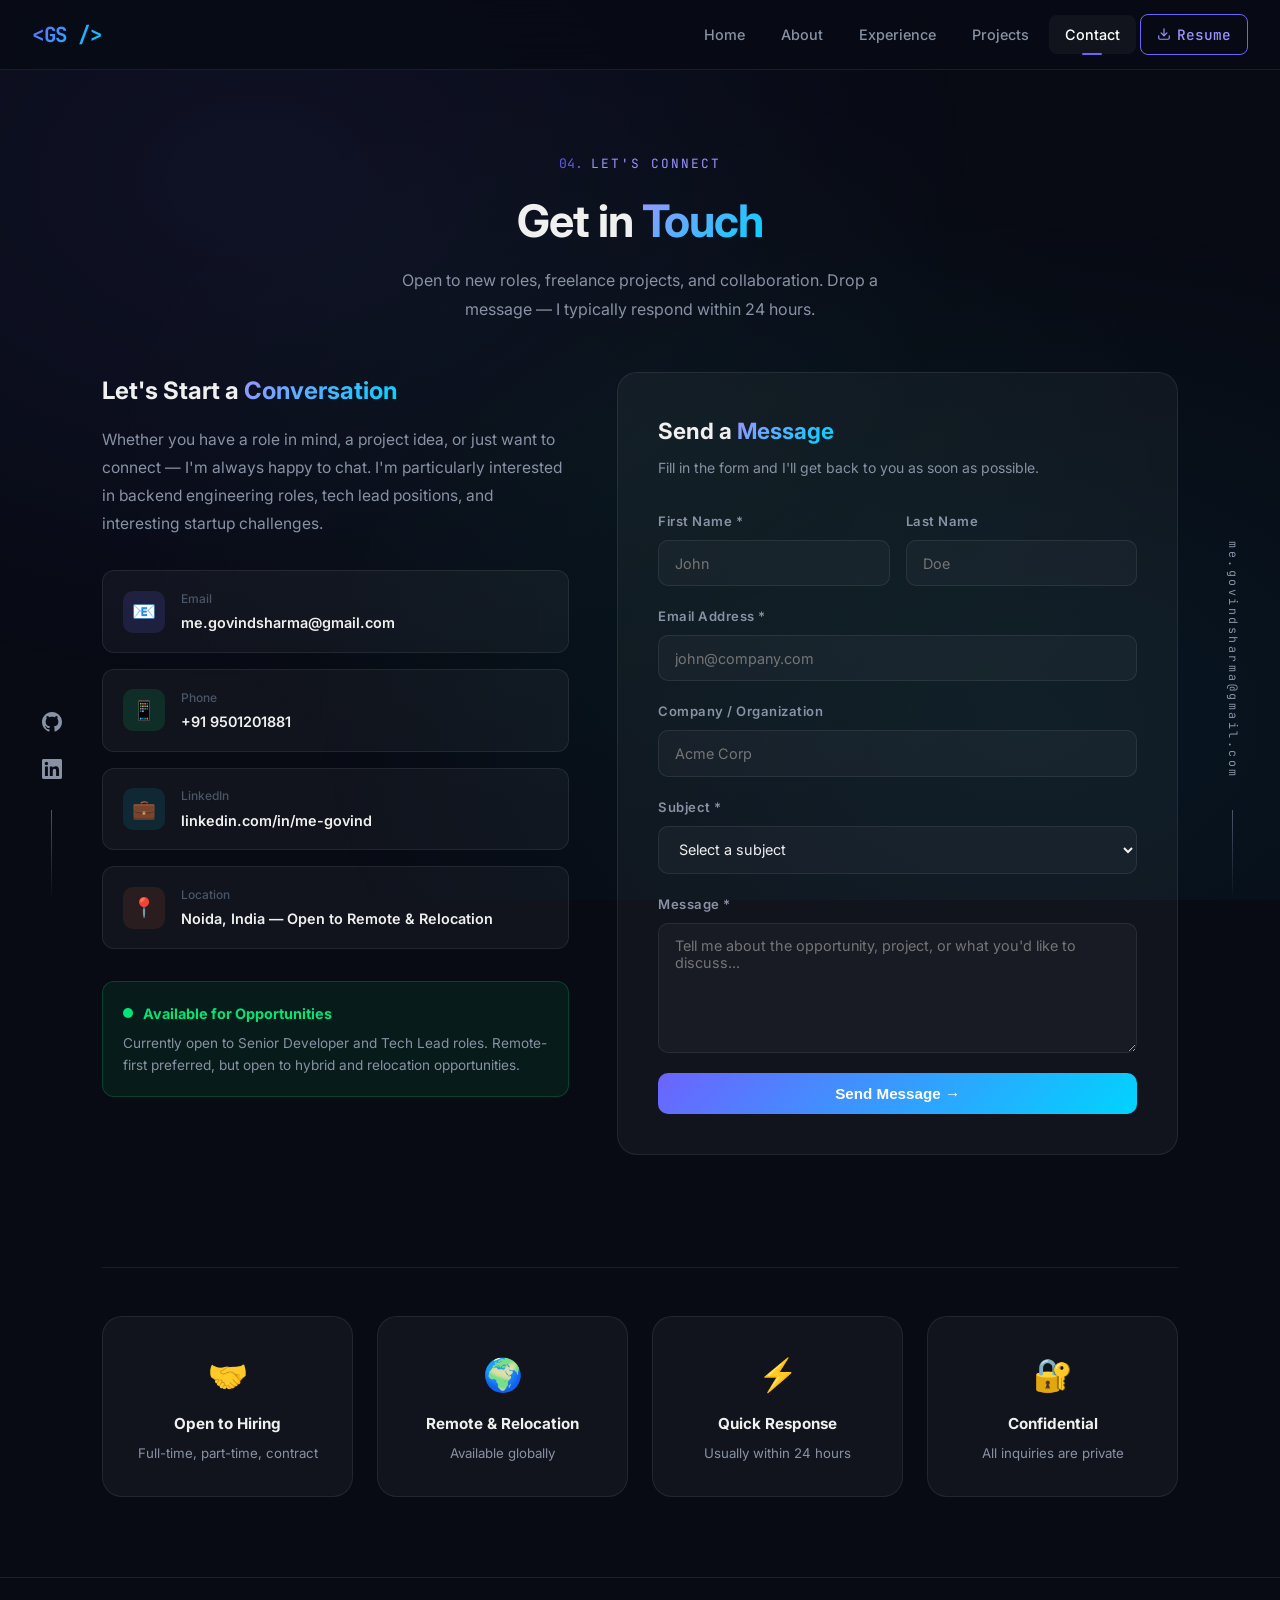
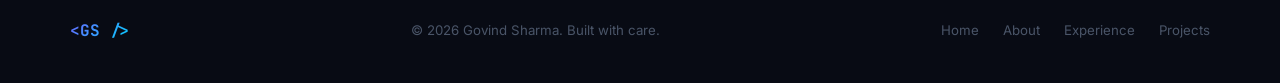
<file: contact.html>
<!DOCTYPE html>
<html lang="en">
<head>
  <meta charset="UTF-8" />
  <meta name="viewport" content="width=device-width, initial-scale=1.0" />
  <title>Contact — Govind Sharma</title>
  <meta name="description" content="Get in touch with Govind Sharma — Senior Software Developer open to new opportunities." />
  <link rel="preconnect" href="https://fonts.googleapis.com">
  <link rel="preconnect" href="https://fonts.gstatic.com" crossorigin>
  <link href="https://fonts.googleapis.com/css2?family=Inter:wght@400;500;600;700;800;900&family=JetBrains+Mono:wght@400;500;700&display=swap" rel="stylesheet">
  <link rel="stylesheet" href="css/style.css" />
</head>
<body>

  <!-- NAVBAR -->
  <nav class="navbar">
    <a href="index.html" class="nav-logo">&lt;GS /&gt;</a>
    <div class="nav-links">
      <a href="index.html">Home</a>
      <a href="about.html">About</a>
      <a href="experience.html">Experience</a>
      <a href="projects.html">Projects</a>
      <a href="contact.html" class="active nav-cta">Contact</a>
      <a href="resume.pdf" download="Govind_Sharma_Resume.pdf" class="nav-resume"><svg viewBox="0 0 24 24" fill="none" stroke="currentColor" stroke-width="2" stroke-linecap="round" stroke-linejoin="round"><path d="M21 15v4a2 2 0 01-2 2H5a2 2 0 01-2-2v-4"/><polyline points="7,10 12,15 17,10"/><line x1="12" y1="15" x2="12" y2="3"/></svg>Resume</a>
    </div>
    <div class="hamburger">
      <span></span><span></span><span></span>
    </div>
  </nav>

  <div class="page">

    <!-- HERO -->
    <div class="contact-hero">
      <div class="container">
        <span class="section-tag"><span class="section-num">04.</span>Let's Connect</span>
        <h1 class="section-title" style="margin-bottom:0.5rem;">
          Get in <span class="gradient-text">Touch</span>
        </h1>
        <p style="color:var(--text-secondary); max-width:520px; margin:0 auto; font-size:1rem; line-height:1.8;">
          Open to new roles, freelance projects, and collaboration. Drop a message — I typically respond within 24 hours.
        </p>
      </div>
    </div>

    <!-- CONTACT CONTENT -->
    <div class="container" style="padding-bottom: 5rem;">
      <div class="contact-grid">

        <!-- LEFT: Info -->
        <div class="contact-info fade-up">
          <h2>Let's Start a <span class="gradient-text">Conversation</span></h2>
          <p>
            Whether you have a role in mind, a project idea, or just want to connect —
            I'm always happy to chat. I'm particularly interested in backend engineering
            roles, tech lead positions, and interesting startup challenges.
          </p>

          <div class="contact-methods">
            <a href="mailto:me.govindsharma@gmail.com" class="contact-method">
              <div class="contact-method-icon" style="background:rgba(108,99,255,0.15);">📧</div>
              <div>
                <div class="contact-method-label">Email</div>
                <div class="contact-method-value">me.govindsharma@gmail.com</div>
              </div>
            </a>

            <a href="tel:+919501201881" class="contact-method">
              <div class="contact-method-icon" style="background:rgba(0,230,118,0.12);">📱</div>
              <div>
                <div class="contact-method-label">Phone</div>
                <div class="contact-method-value">+91 9501201881</div>
              </div>
            </a>

            <a href="https://linkedin.com/in/me-govind" target="_blank" class="contact-method">
              <div class="contact-method-icon" style="background:rgba(0,212,255,0.1);">💼</div>
              <div>
                <div class="contact-method-label">LinkedIn</div>
                <div class="contact-method-value">linkedin.com/in/me-govind</div>
              </div>
            </a>

            <div class="contact-method" style="cursor:default;">
              <div class="contact-method-icon" style="background:rgba(255,107,53,0.1);">📍</div>
              <div>
                <div class="contact-method-label">Location</div>
                <div class="contact-method-value">Noida, India — Open to Remote &amp; Relocation</div>
              </div>
            </div>
          </div>

          <!-- Availability -->
          <div style="margin-top:2rem; padding:1.25rem; background:rgba(0,230,118,0.07); border:1px solid rgba(0,230,118,0.2); border-radius:var(--radius);">
            <div style="display:flex; align-items:center; gap:0.6rem; margin-bottom:0.5rem;">
              <div style="width:10px; height:10px; background:var(--green); border-radius:50%; animation: pulse 2s infinite;"></div>
              <span style="font-weight:700; font-size:0.9rem; color:var(--green);">Available for Opportunities</span>
            </div>
            <p style="font-size:0.85rem; color:var(--text-secondary); margin:0; line-height:1.6;">
              Currently open to Senior Developer and Tech Lead roles. Remote-first preferred,
              but open to hybrid and relocation opportunities.
            </p>
          </div>
        </div>

        <!-- RIGHT: Form -->
        <div class="contact-form-wrap fade-up">
          <h2>Send a <span class="gradient-text">Message</span></h2>
          <p>Fill in the form and I'll get back to you as soon as possible.</p>

          <form id="contactForm">
            <div class="form-row">
              <div class="form-group">
                <label for="firstName">First Name *</label>
                <input type="text" id="firstName" name="firstName" placeholder="John" required />
              </div>
              <div class="form-group">
                <label for="lastName">Last Name</label>
                <input type="text" id="lastName" name="lastName" placeholder="Doe" />
              </div>
            </div>

            <div class="form-group">
              <label for="email">Email Address *</label>
              <input type="email" id="email" name="email" placeholder="john@company.com" required />
            </div>

            <div class="form-group">
              <label for="company">Company / Organization</label>
              <input type="text" id="company" name="company" placeholder="Acme Corp" />
            </div>

            <div class="form-group">
              <label for="subject">Subject *</label>
              <select id="subject" name="subject" required>
                <option value="" disabled selected>Select a subject</option>
                <option value="job">Job Opportunity</option>
                <option value="freelance">Freelance Project</option>
                <option value="collaboration">Collaboration</option>
                <option value="consulting">Technical Consulting</option>
                <option value="other">Other</option>
              </select>
            </div>

            <div class="form-group">
              <label for="message">Message *</label>
              <textarea id="message" name="message" placeholder="Tell me about the opportunity, project, or what you'd like to discuss..." required></textarea>
            </div>

            <!-- Formspree spam protection -->
            <input type="text" name="_gotcha" style="display:none;" />

            <div class="form-error" style="display:none; padding:0.85rem 1rem; background:rgba(255,80,80,0.1); border:1px solid rgba(255,80,80,0.3); border-radius:8px; color:#ff6b6b; font-size:0.875rem; margin-bottom:1rem;"></div>

            <button type="submit" class="btn btn-primary" style="width:100%; justify-content:center; font-size:0.95rem;">
              Send Message &rarr;
            </button>
          </form>

          <div class="form-success">
            <div class="form-success-icon">✅</div>
            <h3>Message Sent!</h3>
            <p>Thanks for reaching out. I'll get back to you within 24 hours.</p>
          </div>
        </div>

      </div>

      <!-- Bottom CTA row -->
      <hr class="divider" style="margin-top:2rem;" />
      <div style="display:grid; grid-template-columns: repeat(auto-fit, minmax(200px, 1fr)); gap:1.5rem; margin-top:2rem;">

        <div class="card text-center" style="padding:2rem 1.5rem;">
          <div style="font-size:2rem; margin-bottom:0.75rem;">🤝</div>
          <div style="font-weight:700; margin-bottom:0.4rem; font-size:0.95rem;">Open to Hiring</div>
          <div style="font-size:0.83rem; color:var(--text-secondary);">Full-time, part-time, contract</div>
        </div>

        <div class="card text-center" style="padding:2rem 1.5rem;">
          <div style="font-size:2rem; margin-bottom:0.75rem;">🌍</div>
          <div style="font-weight:700; margin-bottom:0.4rem; font-size:0.95rem;">Remote & Relocation</div>
          <div style="font-size:0.83rem; color:var(--text-secondary);">Available globally</div>
        </div>

        <div class="card text-center" style="padding:2rem 1.5rem;">
          <div style="font-size:2rem; margin-bottom:0.75rem;">⚡</div>
          <div style="font-weight:700; margin-bottom:0.4rem; font-size:0.95rem;">Quick Response</div>
          <div style="font-size:0.83rem; color:var(--text-secondary);">Usually within 24 hours</div>
        </div>

        <div class="card text-center" style="padding:2rem 1.5rem;">
          <div style="font-size:2rem; margin-bottom:0.75rem;">🔐</div>
          <div style="font-weight:700; margin-bottom:0.4rem; font-size:0.95rem;">Confidential</div>
          <div style="font-size:0.83rem; color:var(--text-secondary);">All inquiries are private</div>
        </div>

      </div>
    </div>

  </div>

  <!-- FOOTER -->
  <footer class="footer">
    <div class="footer-inner">
      <span class="footer-logo">&lt;GS /&gt;</span>
      <span class="footer-text">© 2026 Govind Sharma. Built with care.</span>
      <div class="footer-links">
        <a href="index.html">Home</a>
        <a href="about.html">About</a>
        <a href="experience.html">Experience</a>
        <a href="projects.html">Projects</a>
      </div>
    </div>
  </footer>

  <script src="js/main.js"></script>

  <!-- Social Sidebar Left -->
  <aside class="social-sidebar" aria-label="Social links">
    <a href="https://github.com/me-govind" target="_blank" rel="noreferrer" aria-label="GitHub">
      <svg viewBox="0 0 24 24" xmlns="http://www.w3.org/2000/svg"><path d="M12 0c-6.626 0-12 5.373-12 12 0 5.302 3.438 9.8 8.207 11.387.599.111.793-.261.793-.577v-2.234c-3.338.726-4.033-1.416-4.033-1.416-.546-1.387-1.333-1.756-1.333-1.756-1.089-.745.083-.729.083-.729 1.205.084 1.839 1.237 1.839 1.237 1.07 1.834 2.807 1.304 3.492.997.107-.775.418-1.305.762-1.604-2.665-.305-5.467-1.334-5.467-5.931 0-1.311.469-2.381 1.236-3.221-.124-.303-.535-1.524.117-3.176 0 0 1.008-.322 3.301 1.23.957-.266 1.983-.399 3.003-.404 1.02.005 2.047.138 3.006.404 2.291-1.552 3.297-1.23 3.297-1.23.653 1.653.242 2.874.118 3.176.77.84 1.235 1.911 1.235 3.221 0 4.609-2.807 5.624-5.479 5.921.43.372.823 1.102.823 2.222v3.293c0 .319.192.694.801.576 4.765-1.589 8.199-6.086 8.199-11.386 0-6.627-5.373-12-12-12z"/></svg>
    </a>
    <a href="https://linkedin.com/in/me-govind" target="_blank" rel="noreferrer" aria-label="LinkedIn">
      <svg viewBox="0 0 24 24" xmlns="http://www.w3.org/2000/svg"><path d="M20.447 20.452h-3.554v-5.569c0-1.328-.027-3.037-1.852-3.037-1.853 0-2.136 1.445-2.136 2.939v5.667H9.351V9h3.414v1.561h.046c.477-.9 1.637-1.85 3.37-1.85 3.601 0 4.267 2.37 4.267 5.455v6.286zM5.337 7.433c-1.144 0-2.063-.926-2.063-2.065 0-1.138.92-2.063 2.063-2.063 1.14 0 2.064.925 2.064 2.063 0 1.139-.925 2.065-2.064 2.065zm1.782 13.019H3.555V9h3.564v11.452zM22.225 0H1.771C.792 0 0 .774 0 1.729v20.542C0 23.227.792 24 1.771 24h20.451C23.2 24 24 23.227 24 22.271V1.729C24 .774 23.2 0 22.222 0h.003z"/></svg>
    </a>
  </aside>

  <!-- Email Sidebar Right -->
  <aside class="email-sidebar" aria-label="Email">
    <a href="mailto:me.govindsharma@gmail.com">me.govindsharma@gmail.com</a>
  </aside>
</body>
</html>
</file>
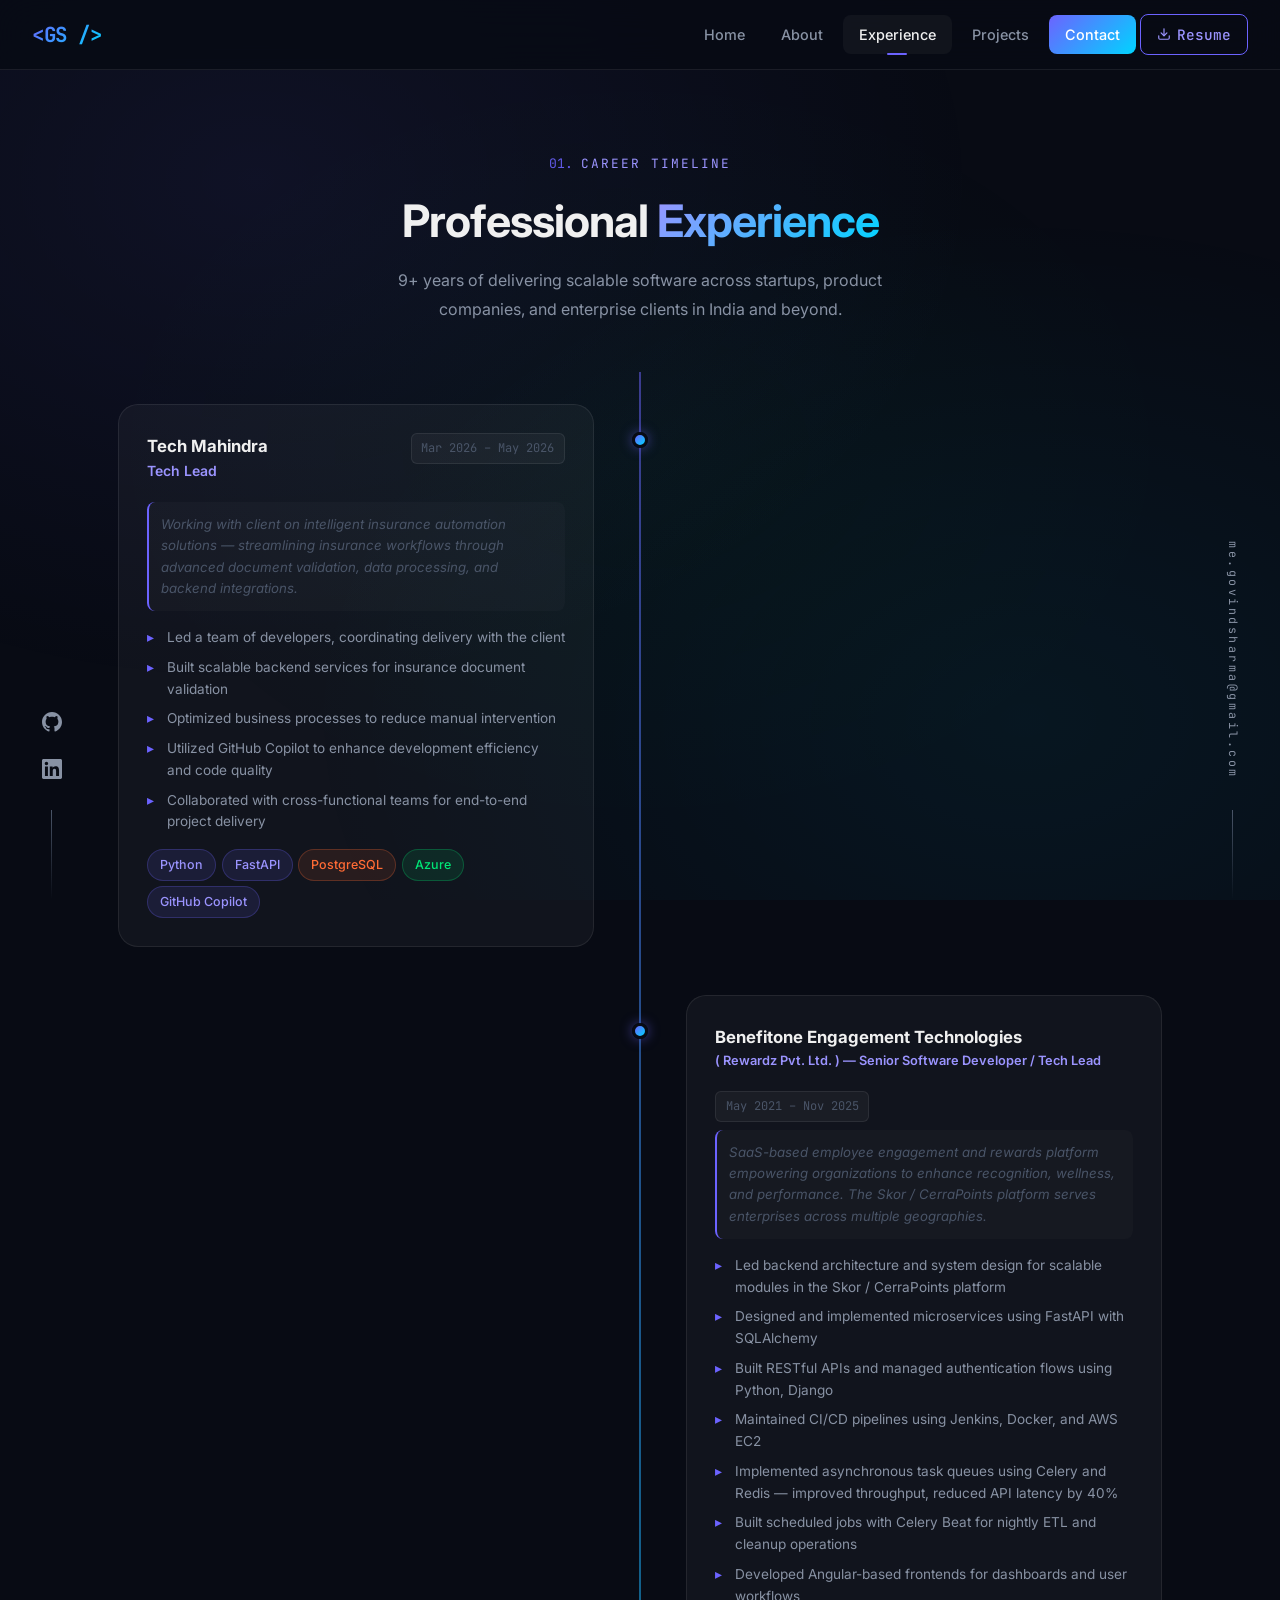
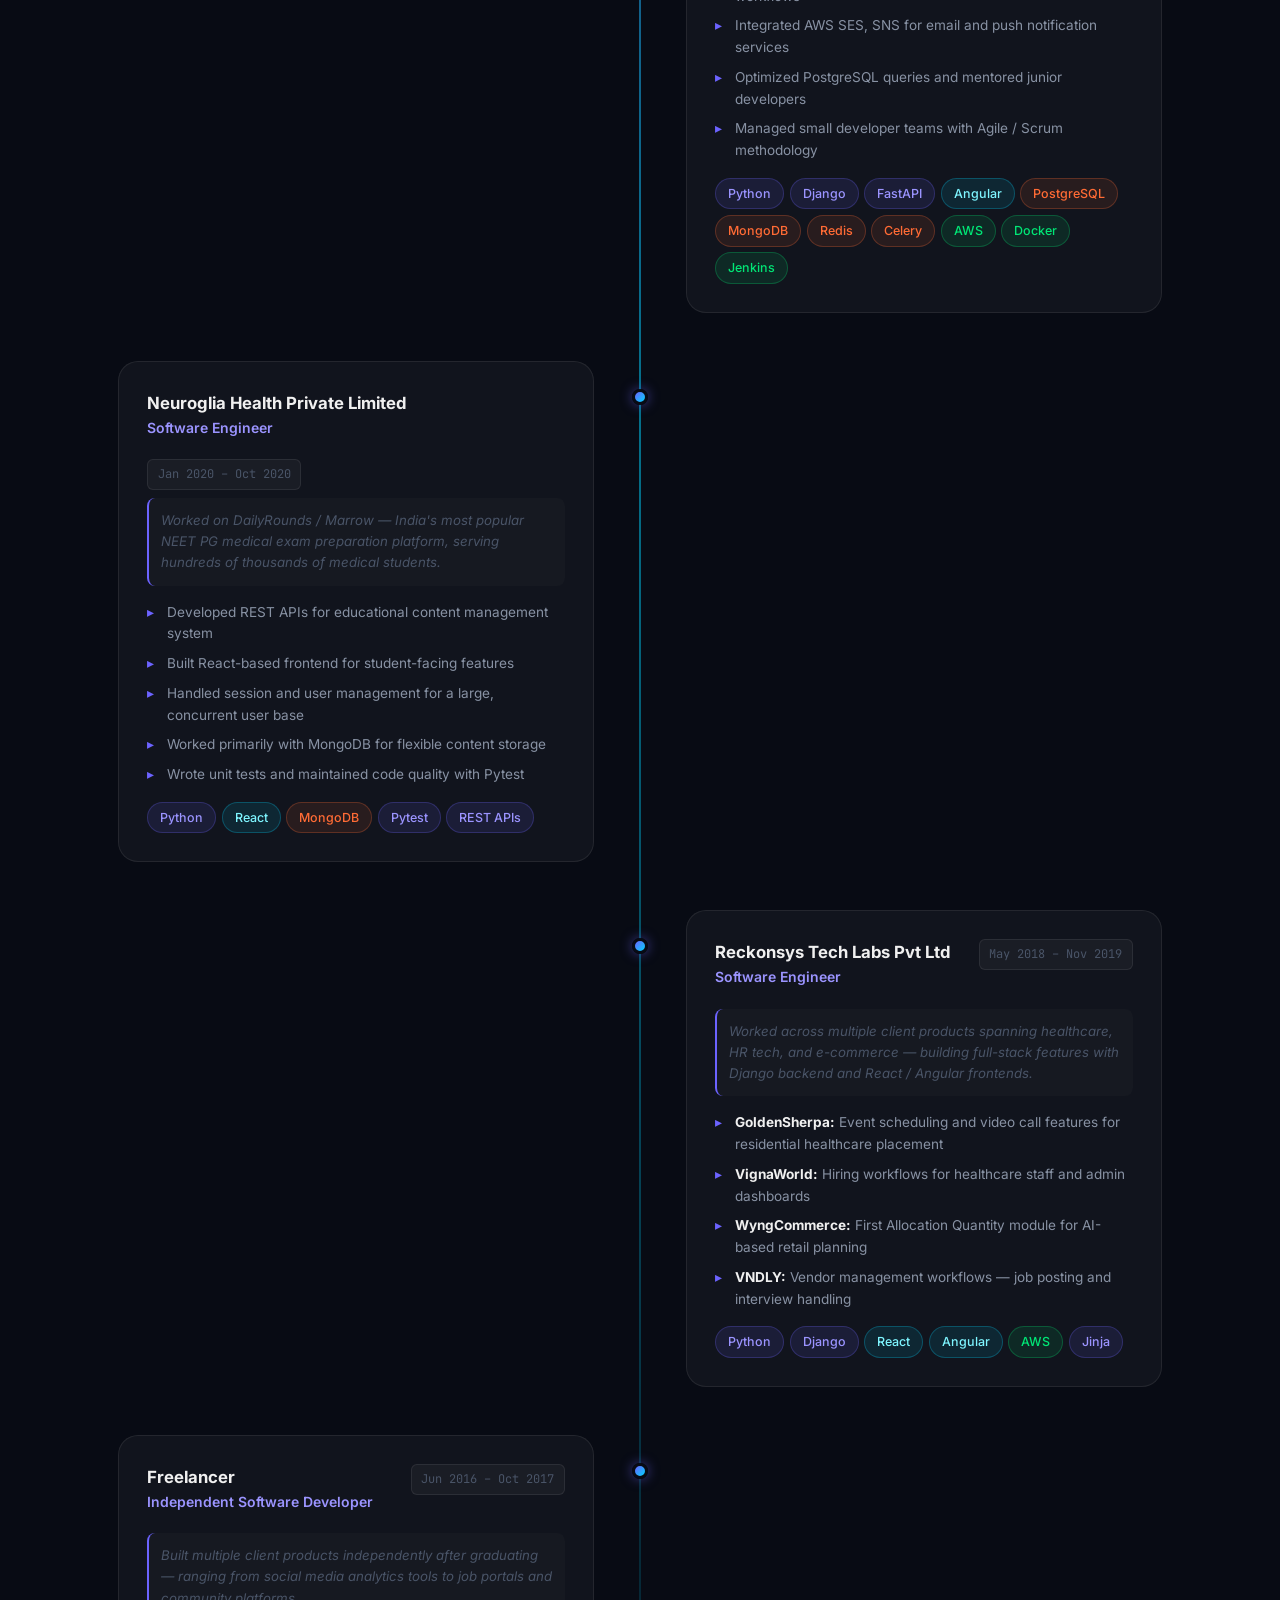
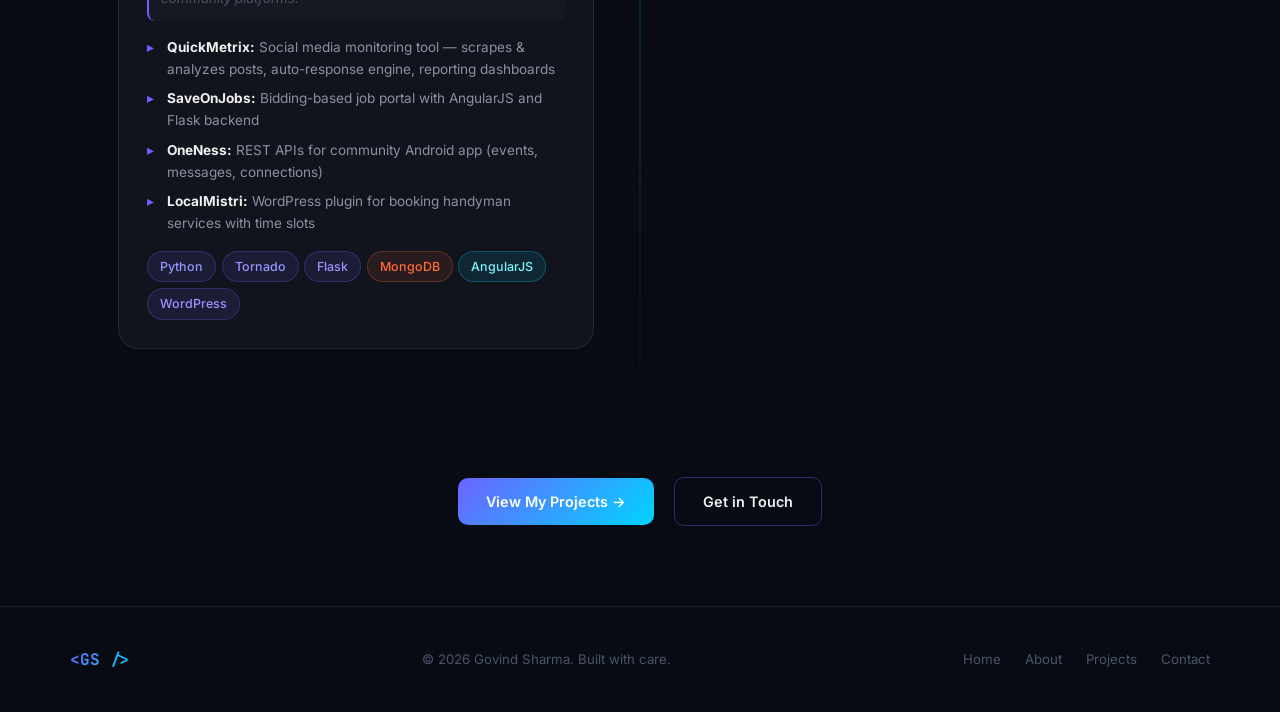
<file: experience.html>
<!DOCTYPE html>
<html lang="en">
<head>
  <meta charset="UTF-8" />
  <meta name="viewport" content="width=device-width, initial-scale=1.0" />
  <title>Experience — Govind Sharma</title>
  <meta name="description" content="Professional experience of Govind Sharma — 9+ years across Tech Mahindra, Benefitone, Neuroglia Health, and more." />
  <link rel="preconnect" href="https://fonts.googleapis.com">
  <link rel="preconnect" href="https://fonts.gstatic.com" crossorigin>
  <link href="https://fonts.googleapis.com/css2?family=Inter:wght@400;500;600;700;800;900&family=JetBrains+Mono:wght@400;500;700&display=swap" rel="stylesheet">
  <link rel="stylesheet" href="css/style.css" />
</head>
<body>

  <!-- NAVBAR -->
  <nav class="navbar">
    <a href="index.html" class="nav-logo">&lt;GS /&gt;</a>
    <div class="nav-links">
      <a href="index.html">Home</a>
      <a href="about.html">About</a>
      <a href="experience.html" class="active">Experience</a>
      <a href="projects.html">Projects</a>
      <a href="contact.html" class="nav-cta">Contact</a>
      <a href="resume.pdf" download="Govind_Sharma_Resume.pdf" class="nav-resume"><svg viewBox="0 0 24 24" fill="none" stroke="currentColor" stroke-width="2" stroke-linecap="round" stroke-linejoin="round"><path d="M21 15v4a2 2 0 01-2 2H5a2 2 0 01-2-2v-4"/><polyline points="7,10 12,15 17,10"/><line x1="12" y1="15" x2="12" y2="3"/></svg>Resume</a>
    </div>
    <div class="hamburger">
      <span></span><span></span><span></span>
    </div>
  </nav>

  <div class="page">

    <!-- HERO -->
    <div class="exp-hero">
      <div class="container">
        <span class="section-tag"><span class="section-num">01.</span>Career Timeline</span>
        <h1 class="section-title" style="margin-bottom:0.5rem;">
          Professional <span class="gradient-text">Experience</span>
        </h1>
        <p style="color:var(--text-secondary); max-width:560px; margin:0 auto; font-size:1rem; line-height:1.8;">
          9+ years of delivering scalable software across startups, product companies,
          and enterprise clients in India and beyond.
        </p>
      </div>
    </div>

    <!-- TIMELINE -->
    <div class="container">
      <div class="timeline">

        <!-- 1. Tech Mahindra -->
        <div class="timeline-item fade-up">
          <div class="tl-content">
            <div class="tl-card">
              <div class="tl-card-top">
                <div>
                  <div class="tl-company">Tech Mahindra</div>
                  <div class="tl-role">Tech Lead</div>
                </div>
                <div class="tl-period">Mar 2026 – May 2026</div>
              </div>

              <div class="tl-about">
                Working with client on intelligent insurance automation solutions — streamlining
                insurance workflows through advanced document validation, data processing, and
                backend integrations.
              </div>

              <ul class="tl-highlights">
                <li>Led a team of developers, coordinating delivery with the client</li>
                <li>Built scalable backend services for insurance document validation</li>
                <li>Optimized business processes to reduce manual intervention</li>
                <li>Utilized GitHub Copilot to enhance development efficiency and code quality</li>
                <li>Collaborated with cross-functional teams for end-to-end project delivery</li>
              </ul>

              <div class="tl-stack">
                <span class="tag">Python</span>
                <span class="tag">FastAPI</span>
                <span class="tag tag-orange">PostgreSQL</span>
                <span class="tag tag-green">Azure</span>
                <span class="tag">GitHub Copilot</span>
              </div>
            </div>
          </div>
          <div class="tl-center"><div class="tl-dot"></div></div>
          <div class="tl-empty"></div>
        </div>

        <!-- 2. Benefitone -->
        <div class="timeline-item fade-up">
          <div class="tl-empty"></div>
          <div class="tl-center"><div class="tl-dot"></div></div>
          <div class="tl-content">
            <div class="tl-card">
              <div class="tl-card-top">
                <div>
                  <div class="tl-company">Benefitone Engagement Technologies</div>
                  <div class="tl-role" style="font-size:0.8rem;">( Rewardz Pvt. Ltd. ) — Senior Software Developer / Tech Lead</div>
                </div>
                <div class="tl-period">May 2021 – Nov 2025</div>
              </div>

              <div class="tl-about">
                SaaS-based employee engagement and rewards platform empowering organizations to enhance
                recognition, wellness, and performance. The Skor / CerraPoints platform serves enterprises
                across multiple geographies.
              </div>

              <ul class="tl-highlights">
                <li>Led backend architecture and system design for scalable modules in the Skor / CerraPoints platform</li>
                <li>Designed and implemented microservices using FastAPI with SQLAlchemy</li>
                <li>Built RESTful APIs and managed authentication flows using Python, Django</li>
                <li>Maintained CI/CD pipelines using Jenkins, Docker, and AWS EC2</li>
                <li>Implemented asynchronous task queues using Celery and Redis — improved throughput, reduced API latency by 40%</li>
                <li>Built scheduled jobs with Celery Beat for nightly ETL and cleanup operations</li>
                <li>Developed Angular-based frontends for dashboards and user workflows</li>
                <li>Integrated AWS SES, SNS for email and push notification services</li>
                <li>Optimized PostgreSQL queries and mentored junior developers</li>
                <li>Managed small developer teams with Agile / Scrum methodology</li>
              </ul>

              <div class="tl-stack">
                <span class="tag">Python</span>
                <span class="tag">Django</span>
                <span class="tag">FastAPI</span>
                <span class="tag tag-cyan">Angular</span>
                <span class="tag tag-orange">PostgreSQL</span>
                <span class="tag tag-orange">MongoDB</span>
                <span class="tag tag-orange">Redis</span>
                <span class="tag tag-orange">Celery</span>
                <span class="tag tag-green">AWS</span>
                <span class="tag tag-green">Docker</span>
                <span class="tag tag-green">Jenkins</span>
              </div>
            </div>
          </div>
        </div>

        <!-- 3. Neuroglia -->
        <div class="timeline-item fade-up">
          <div class="tl-content">
            <div class="tl-card">
              <div class="tl-card-top">
                <div>
                  <div class="tl-company">Neuroglia Health Private Limited</div>
                  <div class="tl-role">Software Engineer</div>
                </div>
                <div class="tl-period">Jan 2020 – Oct 2020</div>
              </div>

              <div class="tl-about">
                Worked on DailyRounds / Marrow — India's most popular NEET PG medical exam preparation
                platform, serving hundreds of thousands of medical students.
              </div>

              <ul class="tl-highlights">
                <li>Developed REST APIs for educational content management system</li>
                <li>Built React-based frontend for student-facing features</li>
                <li>Handled session and user management for a large, concurrent user base</li>
                <li>Worked primarily with MongoDB for flexible content storage</li>
                <li>Wrote unit tests and maintained code quality with Pytest</li>
              </ul>

              <div class="tl-stack">
                <span class="tag">Python</span>
                <span class="tag tag-cyan">React</span>
                <span class="tag tag-orange">MongoDB</span>
                <span class="tag">Pytest</span>
                <span class="tag">REST APIs</span>
              </div>
            </div>
          </div>
          <div class="tl-center"><div class="tl-dot"></div></div>
          <div class="tl-empty"></div>
        </div>

        <!-- 4. Reckonsys -->
        <div class="timeline-item fade-up">
          <div class="tl-empty"></div>
          <div class="tl-center"><div class="tl-dot"></div></div>
          <div class="tl-content">
            <div class="tl-card">
              <div class="tl-card-top">
                <div>
                  <div class="tl-company">Reckonsys Tech Labs Pvt Ltd</div>
                  <div class="tl-role">Software Engineer</div>
                </div>
                <div class="tl-period">May 2018 – Nov 2019</div>
              </div>

              <div class="tl-about">
                Worked across multiple client products spanning healthcare, HR tech, and e-commerce — building
                full-stack features with Django backend and React / Angular frontends.
              </div>

              <ul class="tl-highlights">
                <li><strong style="color:var(--text-primary);">GoldenSherpa:</strong> Event scheduling and video call features for residential healthcare placement</li>
                <li><strong style="color:var(--text-primary);">VignaWorld:</strong> Hiring workflows for healthcare staff and admin dashboards</li>
                <li><strong style="color:var(--text-primary);">WyngCommerce:</strong> First Allocation Quantity module for AI-based retail planning</li>
                <li><strong style="color:var(--text-primary);">VNDLY:</strong> Vendor management workflows — job posting and interview handling</li>
              </ul>

              <div class="tl-stack">
                <span class="tag">Python</span>
                <span class="tag">Django</span>
                <span class="tag tag-cyan">React</span>
                <span class="tag tag-cyan">Angular</span>
                <span class="tag tag-green">AWS</span>
                <span class="tag">Jinja</span>
              </div>
            </div>
          </div>
        </div>

        <!-- 5. Freelancer -->
        <div class="timeline-item fade-up">
          <div class="tl-content">
            <div class="tl-card">
              <div class="tl-card-top">
                <div>
                  <div class="tl-company">Freelancer</div>
                  <div class="tl-role">Independent Software Developer</div>
                </div>
                <div class="tl-period">Jun 2016 – Oct 2017</div>
              </div>

              <div class="tl-about">
                Built multiple client products independently after graduating — ranging from social media
                analytics tools to job portals and community platforms.
              </div>

              <ul class="tl-highlights">
                <li><strong style="color:var(--text-primary);">QuickMetrix:</strong> Social media monitoring tool — scrapes &amp; analyzes posts, auto-response engine, reporting dashboards</li>
                <li><strong style="color:var(--text-primary);">SaveOnJobs:</strong> Bidding-based job portal with AngularJS and Flask backend</li>
                <li><strong style="color:var(--text-primary);">OneNess:</strong> REST APIs for community Android app (events, messages, connections)</li>
                <li><strong style="color:var(--text-primary);">LocalMistri:</strong> WordPress plugin for booking handyman services with time slots</li>
              </ul>

              <div class="tl-stack">
                <span class="tag">Python</span>
                <span class="tag">Tornado</span>
                <span class="tag">Flask</span>
                <span class="tag tag-orange">MongoDB</span>
                <span class="tag tag-cyan">AngularJS</span>
                <span class="tag">WordPress</span>
              </div>
            </div>
          </div>
          <div class="tl-center"><div class="tl-dot"></div></div>
          <div class="tl-empty"></div>
        </div>

      </div><!-- /timeline -->
    </div>

    <!-- CTA -->
    <div class="container" style="padding-bottom: 5rem; text-align:center;">
      <div class="fade-up">
        <a href="projects.html" class="btn btn-primary" style="margin-right:1rem;">View My Projects &rarr;</a>
        <a href="contact.html" class="btn btn-outline">Get in Touch</a>
      </div>
    </div>

  </div>

  <!-- FOOTER -->
  <footer class="footer">
    <div class="footer-inner">
      <span class="footer-logo">&lt;GS /&gt;</span>
      <span class="footer-text">© 2026 Govind Sharma. Built with care.</span>
      <div class="footer-links">
        <a href="index.html">Home</a>
        <a href="about.html">About</a>
        <a href="projects.html">Projects</a>
        <a href="contact.html">Contact</a>
      </div>
    </div>
  </footer>

  <script src="js/main.js"></script>

  <!-- Social Sidebar Left -->
  <aside class="social-sidebar" aria-label="Social links">
    <a href="https://github.com/me-govind" target="_blank" rel="noreferrer" aria-label="GitHub">
      <svg viewBox="0 0 24 24" xmlns="http://www.w3.org/2000/svg"><path d="M12 0c-6.626 0-12 5.373-12 12 0 5.302 3.438 9.8 8.207 11.387.599.111.793-.261.793-.577v-2.234c-3.338.726-4.033-1.416-4.033-1.416-.546-1.387-1.333-1.756-1.333-1.756-1.089-.745.083-.729.083-.729 1.205.084 1.839 1.237 1.839 1.237 1.07 1.834 2.807 1.304 3.492.997.107-.775.418-1.305.762-1.604-2.665-.305-5.467-1.334-5.467-5.931 0-1.311.469-2.381 1.236-3.221-.124-.303-.535-1.524.117-3.176 0 0 1.008-.322 3.301 1.23.957-.266 1.983-.399 3.003-.404 1.02.005 2.047.138 3.006.404 2.291-1.552 3.297-1.23 3.297-1.23.653 1.653.242 2.874.118 3.176.77.84 1.235 1.911 1.235 3.221 0 4.609-2.807 5.624-5.479 5.921.43.372.823 1.102.823 2.222v3.293c0 .319.192.694.801.576 4.765-1.589 8.199-6.086 8.199-11.386 0-6.627-5.373-12-12-12z"/></svg>
    </a>
    <a href="https://linkedin.com/in/me-govind" target="_blank" rel="noreferrer" aria-label="LinkedIn">
      <svg viewBox="0 0 24 24" xmlns="http://www.w3.org/2000/svg"><path d="M20.447 20.452h-3.554v-5.569c0-1.328-.027-3.037-1.852-3.037-1.853 0-2.136 1.445-2.136 2.939v5.667H9.351V9h3.414v1.561h.046c.477-.9 1.637-1.85 3.37-1.85 3.601 0 4.267 2.37 4.267 5.455v6.286zM5.337 7.433c-1.144 0-2.063-.926-2.063-2.065 0-1.138.92-2.063 2.063-2.063 1.14 0 2.064.925 2.064 2.063 0 1.139-.925 2.065-2.064 2.065zm1.782 13.019H3.555V9h3.564v11.452zM22.225 0H1.771C.792 0 0 .774 0 1.729v20.542C0 23.227.792 24 1.771 24h20.451C23.2 24 24 23.227 24 22.271V1.729C24 .774 23.2 0 22.222 0h.003z"/></svg>
    </a>
  </aside>

  <!-- Email Sidebar Right -->
  <aside class="email-sidebar" aria-label="Email">
    <a href="mailto:me.govindsharma@gmail.com">me.govindsharma@gmail.com</a>
  </aside>
</body>
</html>
</file>
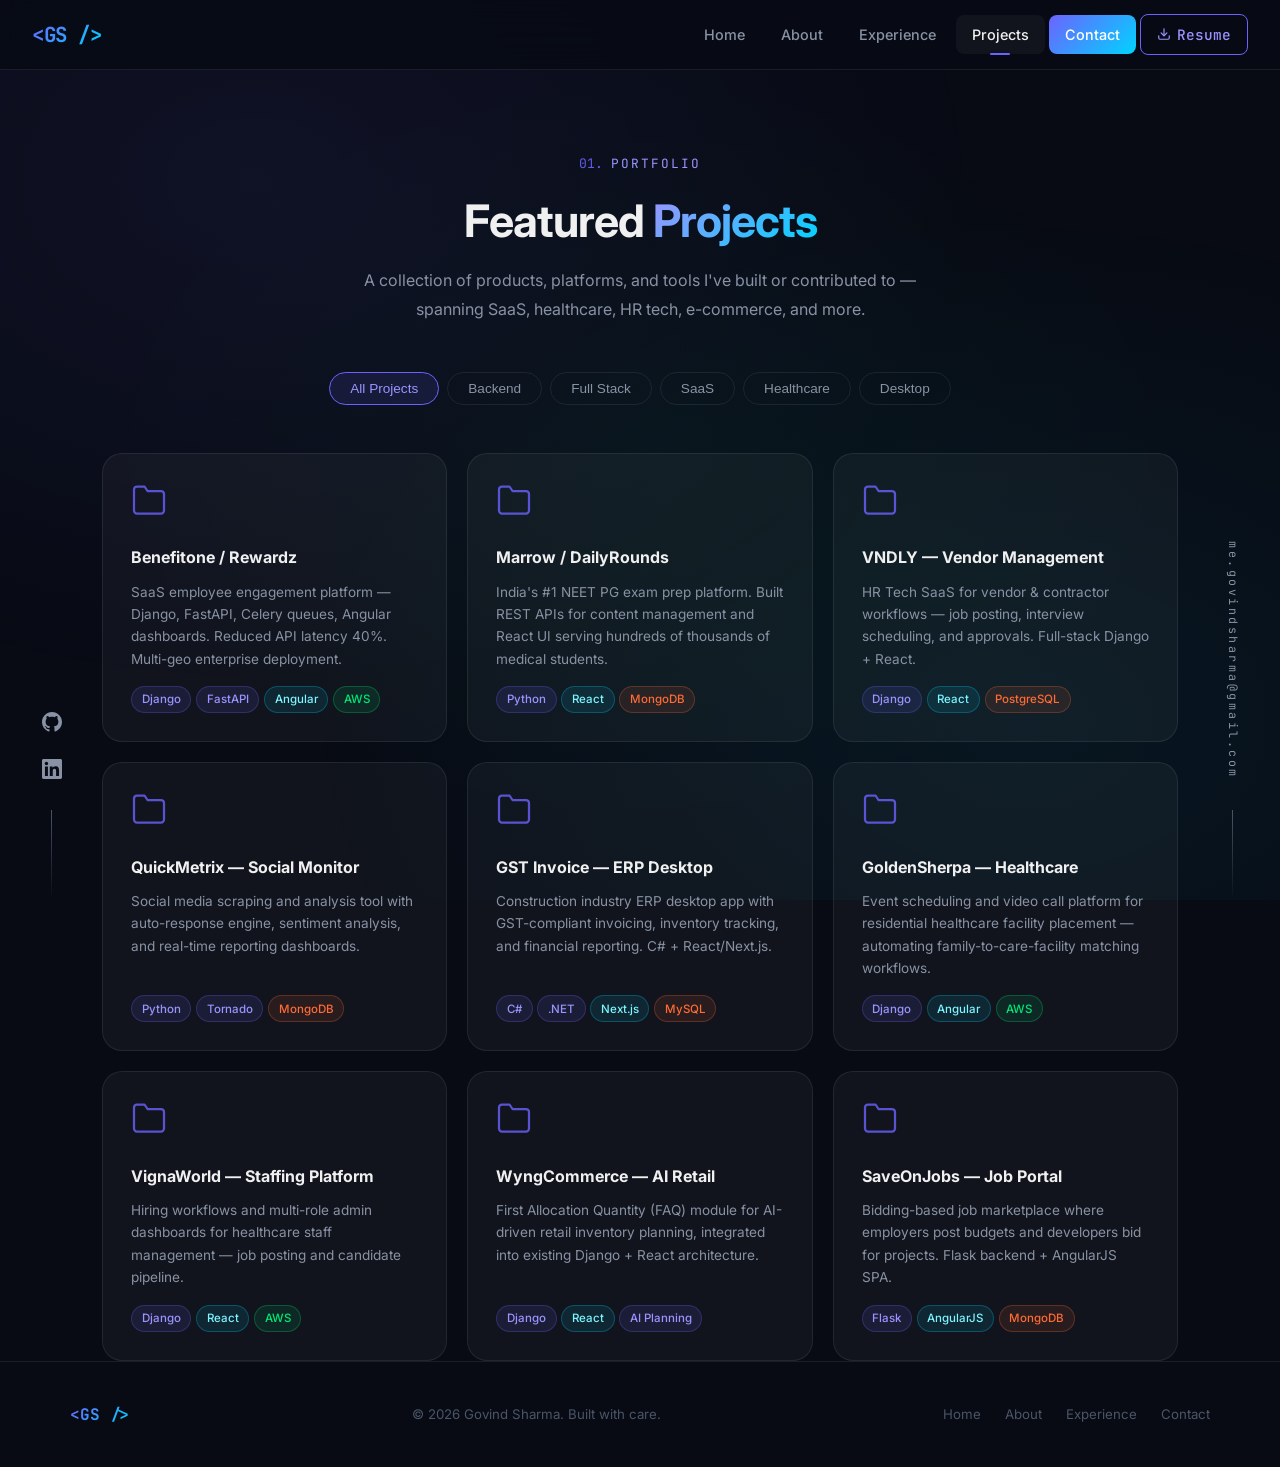
<file: projects.html>
<!DOCTYPE html>
<html lang="en">
<head>
  <meta charset="UTF-8" />
  <meta name="viewport" content="width=device-width, initial-scale=1.0" />
  <title>Projects — Govind Sharma</title>
  <meta name="description" content="Projects by Govind Sharma — VNDLY, QuickMetrix, GST Invoice, and more." />
  <link rel="preconnect" href="https://fonts.googleapis.com">
  <link rel="preconnect" href="https://fonts.gstatic.com" crossorigin>
  <link href="https://fonts.googleapis.com/css2?family=Inter:wght@400;500;600;700;800;900&family=JetBrains+Mono:wght@400;500;700&display=swap" rel="stylesheet">
  <link rel="stylesheet" href="css/style.css" />
</head>
<body>

  <!-- NAVBAR -->
  <nav class="navbar">
    <a href="index.html" class="nav-logo">&lt;GS /&gt;</a>
    <div class="nav-links">
      <a href="index.html">Home</a>
      <a href="about.html">About</a>
      <a href="experience.html">Experience</a>
      <a href="projects.html" class="active">Projects</a>
      <a href="contact.html" class="nav-cta">Contact</a>
      <a href="resume.pdf" download="Govind_Sharma_Resume.pdf" class="nav-resume"><svg viewBox="0 0 24 24" fill="none" stroke="currentColor" stroke-width="2" stroke-linecap="round" stroke-linejoin="round"><path d="M21 15v4a2 2 0 01-2 2H5a2 2 0 01-2-2v-4"/><polyline points="7,10 12,15 17,10"/><line x1="12" y1="15" x2="12" y2="3"/></svg>Resume</a>
    </div>
    <div class="hamburger">
      <span></span><span></span><span></span>
    </div>
  </nav>

  <div class="page">

    <!-- HERO -->
    <div class="projects-hero">
      <div class="container">
        <span class="section-tag"><span class="section-num">01.</span>Portfolio</span>
        <h1 class="section-title" style="margin-bottom:0.5rem;">
          Featured <span class="gradient-text">Projects</span>
        </h1>
        <p style="color:var(--text-secondary); max-width:560px; margin:0 auto; font-size:1rem; line-height:1.8;">
          A collection of products, platforms, and tools I've built or contributed to — spanning
          SaaS, healthcare, HR tech, e-commerce, and more.
        </p>
      </div>
    </div>

    <!-- FILTER -->
    <div class="container">
      <div class="projects-filter">
        <button class="filter-btn active" data-filter="all">All Projects</button>
        <button class="filter-btn" data-filter="backend">Backend</button>
        <button class="filter-btn" data-filter="fullstack">Full Stack</button>
        <button class="filter-btn" data-filter="saas">SaaS</button>
        <button class="filter-btn" data-filter="healthcare">Healthcare</button>
        <button class="filter-btn" data-filter="desktop">Desktop</button>
      </div>

      <!-- PROJECTS GRID — refined card style -->
      <div class="other-projects-grid">

        <!-- 1. Benefitone / Rewardz -->
        <a href="projects/benefitone.html" class="other-project-card fade-up" data-category="backend saas fullstack" style="text-decoration:none;">
          <div class="opc-top">
            <div class="opc-folder-icon">
              <svg viewBox="0 0 24 24" fill="none" stroke="currentColor" stroke-width="1.5" stroke-linecap="round" stroke-linejoin="round">
                <path d="M22 19a2 2 0 01-2 2H4a2 2 0 01-2-2V5a2 2 0 012-2h5l2 3h9a2 2 0 012 2z"/>
              </svg>
            </div>
          </div>
          <div class="opc-title">Benefitone / Rewardz</div>
          <div class="opc-desc">SaaS employee engagement platform — Django, FastAPI, Celery queues, Angular dashboards. Reduced API latency 40%. Multi-geo enterprise deployment.</div>
          <div class="opc-tags">
            <span class="tag">Django</span><span class="tag">FastAPI</span><span class="tag tag-cyan">Angular</span><span class="tag tag-green">AWS</span>
          </div>
        </a>

        <!-- 2. Marrow / DailyRounds -->
        <a href="projects/marrow.html" class="other-project-card fade-up" data-category="backend fullstack healthcare" style="text-decoration:none;">
          <div class="opc-top">
            <div class="opc-folder-icon">
              <svg viewBox="0 0 24 24" fill="none" stroke="currentColor" stroke-width="1.5" stroke-linecap="round" stroke-linejoin="round">
                <path d="M22 19a2 2 0 01-2 2H4a2 2 0 01-2-2V5a2 2 0 012-2h5l2 3h9a2 2 0 012 2z"/>
              </svg>
            </div>
          </div>
          <div class="opc-title">Marrow / DailyRounds</div>
          <div class="opc-desc">India's #1 NEET PG exam prep platform. Built REST APIs for content management and React UI serving hundreds of thousands of medical students.</div>
          <div class="opc-tags">
            <span class="tag">Python</span><span class="tag tag-cyan">React</span><span class="tag tag-orange">MongoDB</span>
          </div>
        </a>

        <!-- 3. VNDLY -->
        <a href="projects/vndly.html" class="other-project-card fade-up" data-category="backend fullstack saas" style="text-decoration:none;">
          <div class="opc-top">
            <div class="opc-folder-icon">
              <svg viewBox="0 0 24 24" fill="none" stroke="currentColor" stroke-width="1.5" stroke-linecap="round" stroke-linejoin="round">
                <path d="M22 19a2 2 0 01-2 2H4a2 2 0 01-2-2V5a2 2 0 012-2h5l2 3h9a2 2 0 012 2z"/>
              </svg>
            </div>
          </div>
          <div class="opc-title">VNDLY — Vendor Management</div>
          <div class="opc-desc">HR Tech SaaS for vendor & contractor workflows — job posting, interview scheduling, and approvals. Full-stack Django + React.</div>
          <div class="opc-tags">
            <span class="tag">Django</span><span class="tag tag-cyan">React</span><span class="tag tag-orange">PostgreSQL</span>
          </div>
        </a>

        <!-- 4. QuickMetrix -->
        <a href="projects/quickmetrix.html" class="other-project-card fade-up" data-category="backend fullstack" style="text-decoration:none;">
          <div class="opc-top">
            <div class="opc-folder-icon">
              <svg viewBox="0 0 24 24" fill="none" stroke="currentColor" stroke-width="1.5" stroke-linecap="round" stroke-linejoin="round">
                <path d="M22 19a2 2 0 01-2 2H4a2 2 0 01-2-2V5a2 2 0 012-2h5l2 3h9a2 2 0 012 2z"/>
              </svg>
            </div>
          </div>
          <div class="opc-title">QuickMetrix — Social Monitor</div>
          <div class="opc-desc">Social media scraping and analysis tool with auto-response engine, sentiment analysis, and real-time reporting dashboards.</div>
          <div class="opc-tags">
            <span class="tag">Python</span><span class="tag">Tornado</span><span class="tag tag-orange">MongoDB</span>
          </div>
        </a>

        <!-- 5. GST Invoice -->
        <a href="projects/gst-invoice.html" class="other-project-card fade-up" data-category="desktop fullstack" style="text-decoration:none;">
          <div class="opc-top">
            <div class="opc-folder-icon">
              <svg viewBox="0 0 24 24" fill="none" stroke="currentColor" stroke-width="1.5" stroke-linecap="round" stroke-linejoin="round">
                <path d="M22 19a2 2 0 01-2 2H4a2 2 0 01-2-2V5a2 2 0 012-2h5l2 3h9a2 2 0 012 2z"/>
              </svg>
            </div>
          </div>
          <div class="opc-title">GST Invoice — ERP Desktop</div>
          <div class="opc-desc">Construction industry ERP desktop app with GST-compliant invoicing, inventory tracking, and financial reporting. C# + React/Next.js.</div>
          <div class="opc-tags">
            <span class="tag">C#</span><span class="tag">.NET</span><span class="tag tag-cyan">Next.js</span><span class="tag tag-orange">MySQL</span>
          </div>
        </a>

        <!-- 6. GoldenSherpa -->
        <a href="projects/goldensherpa.html" class="other-project-card fade-up" data-category="backend fullstack healthcare" style="text-decoration:none;">
          <div class="opc-top">
            <div class="opc-folder-icon">
              <svg viewBox="0 0 24 24" fill="none" stroke="currentColor" stroke-width="1.5" stroke-linecap="round" stroke-linejoin="round">
                <path d="M22 19a2 2 0 01-2 2H4a2 2 0 01-2-2V5a2 2 0 012-2h5l2 3h9a2 2 0 012 2z"/>
              </svg>
            </div>
          </div>
          <div class="opc-title">GoldenSherpa — Healthcare</div>
          <div class="opc-desc">Event scheduling and video call platform for residential healthcare facility placement — automating family-to-care-facility matching workflows.</div>
          <div class="opc-tags">
            <span class="tag">Django</span><span class="tag tag-cyan">Angular</span><span class="tag tag-green">AWS</span>
          </div>
        </a>

        <!-- 7. VignaWorld -->
        <div class="other-project-card fade-up" data-category="backend fullstack healthcare">
          <div class="opc-top">
            <div class="opc-folder-icon">
              <svg viewBox="0 0 24 24" fill="none" stroke="currentColor" stroke-width="1.5" stroke-linecap="round" stroke-linejoin="round">
                <path d="M22 19a2 2 0 01-2 2H4a2 2 0 01-2-2V5a2 2 0 012-2h5l2 3h9a2 2 0 012 2z"/>
              </svg>
            </div>
          </div>
          <div class="opc-title">VignaWorld — Staffing Platform</div>
          <div class="opc-desc">Hiring workflows and multi-role admin dashboards for healthcare staff management — job posting and candidate pipeline.</div>
          <div class="opc-tags">
            <span class="tag">Django</span><span class="tag tag-cyan">React</span><span class="tag tag-green">AWS</span>
          </div>
        </div>

        <!-- 8. WyngCommerce -->
        <div class="other-project-card fade-up" data-category="backend saas">
          <div class="opc-top">
            <div class="opc-folder-icon">
              <svg viewBox="0 0 24 24" fill="none" stroke="currentColor" stroke-width="1.5" stroke-linecap="round" stroke-linejoin="round">
                <path d="M22 19a2 2 0 01-2 2H4a2 2 0 01-2-2V5a2 2 0 012-2h5l2 3h9a2 2 0 012 2z"/>
              </svg>
            </div>
          </div>
          <div class="opc-title">WyngCommerce — AI Retail</div>
          <div class="opc-desc">First Allocation Quantity (FAQ) module for AI-driven retail inventory planning, integrated into existing Django + React architecture.</div>
          <div class="opc-tags">
            <span class="tag">Django</span><span class="tag tag-cyan">React</span><span class="tag">AI Planning</span>
          </div>
        </div>

        <!-- 9. SaveOnJobs -->
        <div class="other-project-card fade-up" data-category="backend fullstack">
          <div class="opc-top">
            <div class="opc-folder-icon">
              <svg viewBox="0 0 24 24" fill="none" stroke="currentColor" stroke-width="1.5" stroke-linecap="round" stroke-linejoin="round">
                <path d="M22 19a2 2 0 01-2 2H4a2 2 0 01-2-2V5a2 2 0 012-2h5l2 3h9a2 2 0 012 2z"/>
              </svg>
            </div>
          </div>
          <div class="opc-title">SaveOnJobs — Job Portal</div>
          <div class="opc-desc">Bidding-based job marketplace where employers post budgets and developers bid for projects. Flask backend + AngularJS SPA.</div>
          <div class="opc-tags">
            <span class="tag">Flask</span><span class="tag tag-cyan">AngularJS</span><span class="tag tag-orange">MongoDB</span>
          </div>
        </div>

      </div>
    </div>

  </div>

  <!-- FOOTER -->
  <footer class="footer">
    <div class="footer-inner">
      <span class="footer-logo">&lt;GS /&gt;</span>
      <span class="footer-text">© 2026 Govind Sharma. Built with care.</span>
      <div class="footer-links">
        <a href="index.html">Home</a>
        <a href="about.html">About</a>
        <a href="experience.html">Experience</a>
        <a href="contact.html">Contact</a>
      </div>
    </div>
  </footer>

  <script src="js/main.js"></script>

  <!-- Social Sidebar Left -->
  <aside class="social-sidebar" aria-label="Social links">
    <a href="https://github.com/me-govind" target="_blank" rel="noreferrer" aria-label="GitHub">
      <svg viewBox="0 0 24 24" xmlns="http://www.w3.org/2000/svg"><path d="M12 0c-6.626 0-12 5.373-12 12 0 5.302 3.438 9.8 8.207 11.387.599.111.793-.261.793-.577v-2.234c-3.338.726-4.033-1.416-4.033-1.416-.546-1.387-1.333-1.756-1.333-1.756-1.089-.745.083-.729.083-.729 1.205.084 1.839 1.237 1.839 1.237 1.07 1.834 2.807 1.304 3.492.997.107-.775.418-1.305.762-1.604-2.665-.305-5.467-1.334-5.467-5.931 0-1.311.469-2.381 1.236-3.221-.124-.303-.535-1.524.117-3.176 0 0 1.008-.322 3.301 1.23.957-.266 1.983-.399 3.003-.404 1.02.005 2.047.138 3.006.404 2.291-1.552 3.297-1.23 3.297-1.23.653 1.653.242 2.874.118 3.176.77.84 1.235 1.911 1.235 3.221 0 4.609-2.807 5.624-5.479 5.921.43.372.823 1.102.823 2.222v3.293c0 .319.192.694.801.576 4.765-1.589 8.199-6.086 8.199-11.386 0-6.627-5.373-12-12-12z"/></svg>
    </a>
    <a href="https://linkedin.com/in/me-govind" target="_blank" rel="noreferrer" aria-label="LinkedIn">
      <svg viewBox="0 0 24 24" xmlns="http://www.w3.org/2000/svg"><path d="M20.447 20.452h-3.554v-5.569c0-1.328-.027-3.037-1.852-3.037-1.853 0-2.136 1.445-2.136 2.939v5.667H9.351V9h3.414v1.561h.046c.477-.9 1.637-1.85 3.37-1.85 3.601 0 4.267 2.37 4.267 5.455v6.286zM5.337 7.433c-1.144 0-2.063-.926-2.063-2.065 0-1.138.92-2.063 2.063-2.063 1.14 0 2.064.925 2.064 2.063 0 1.139-.925 2.065-2.064 2.065zm1.782 13.019H3.555V9h3.564v11.452zM22.225 0H1.771C.792 0 0 .774 0 1.729v20.542C0 23.227.792 24 1.771 24h20.451C23.2 24 24 23.227 24 22.271V1.729C24 .774 23.2 0 22.222 0h.003z"/></svg>
    </a>
  </aside>

  <!-- Email Sidebar Right -->
  <aside class="email-sidebar" aria-label="Email">
    <a href="mailto:me.govindsharma@gmail.com">me.govindsharma@gmail.com</a>
  </aside>
</body>
</html>
</file>
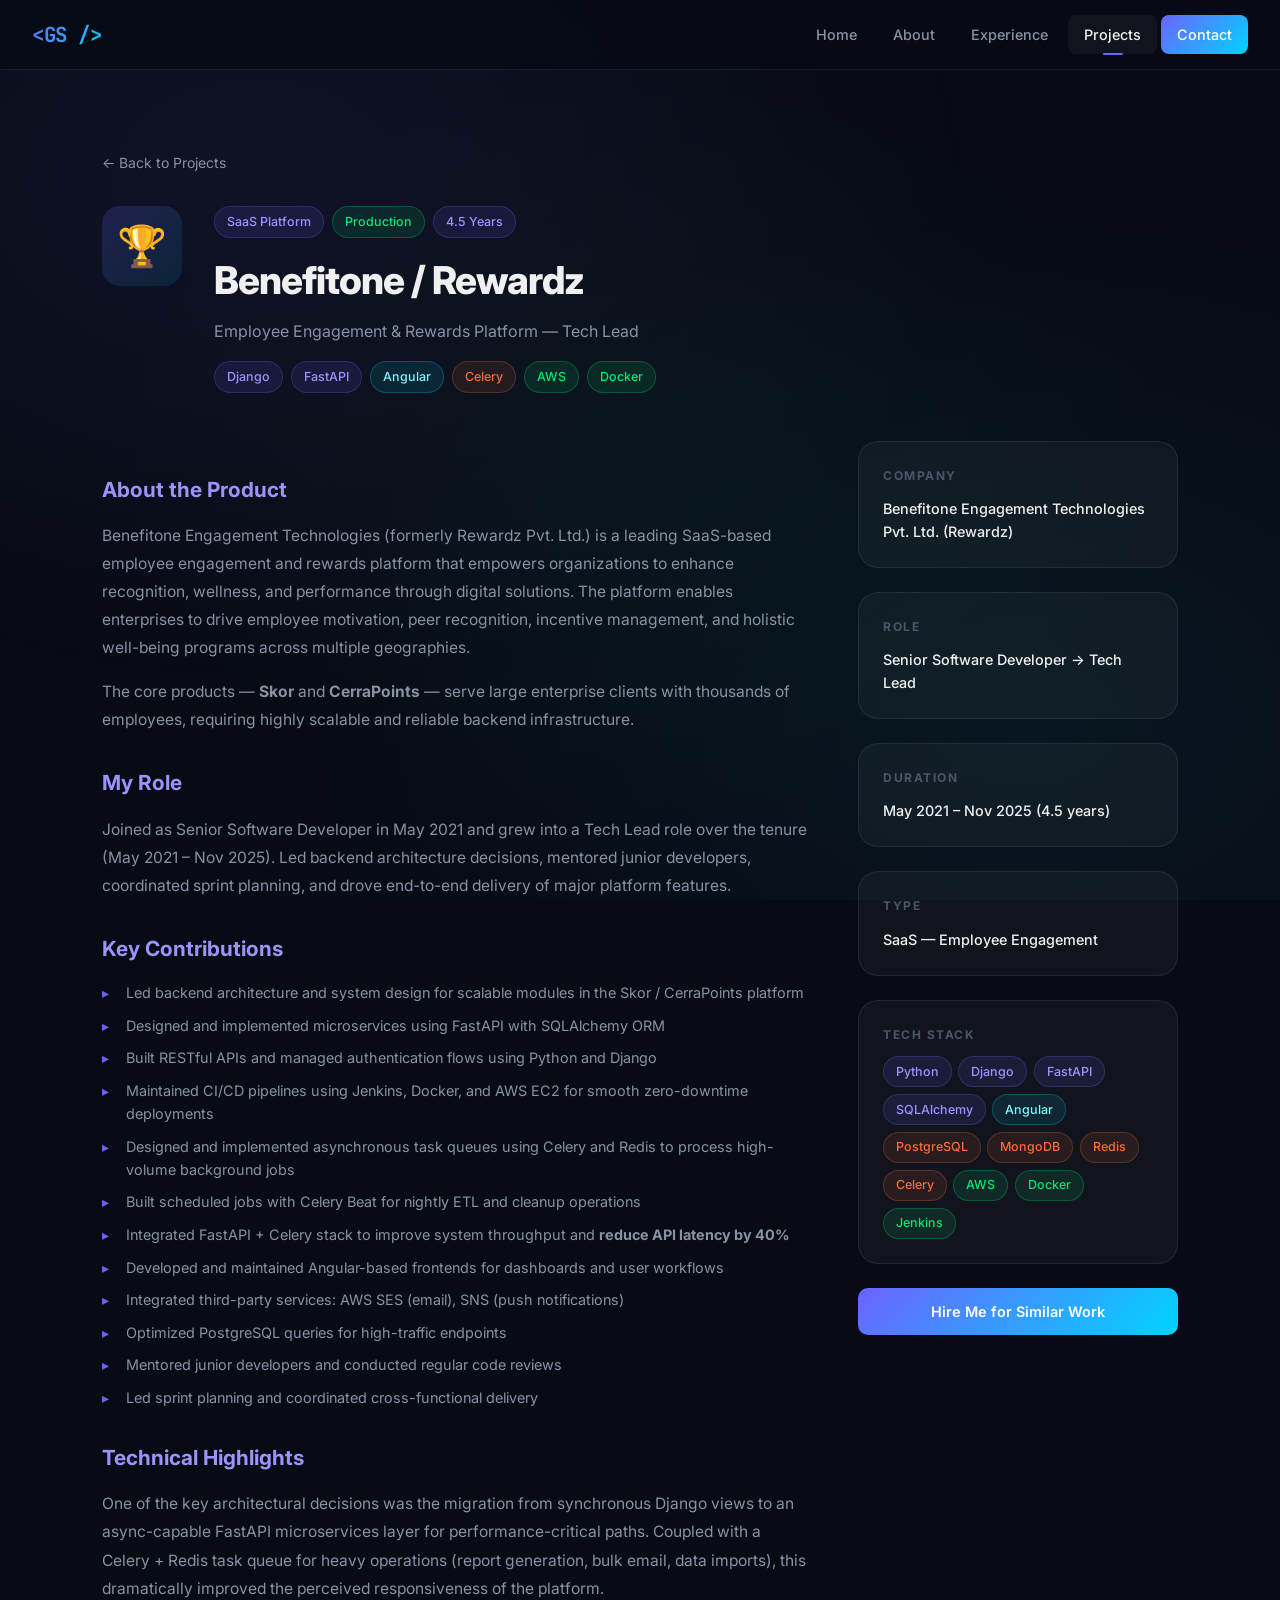
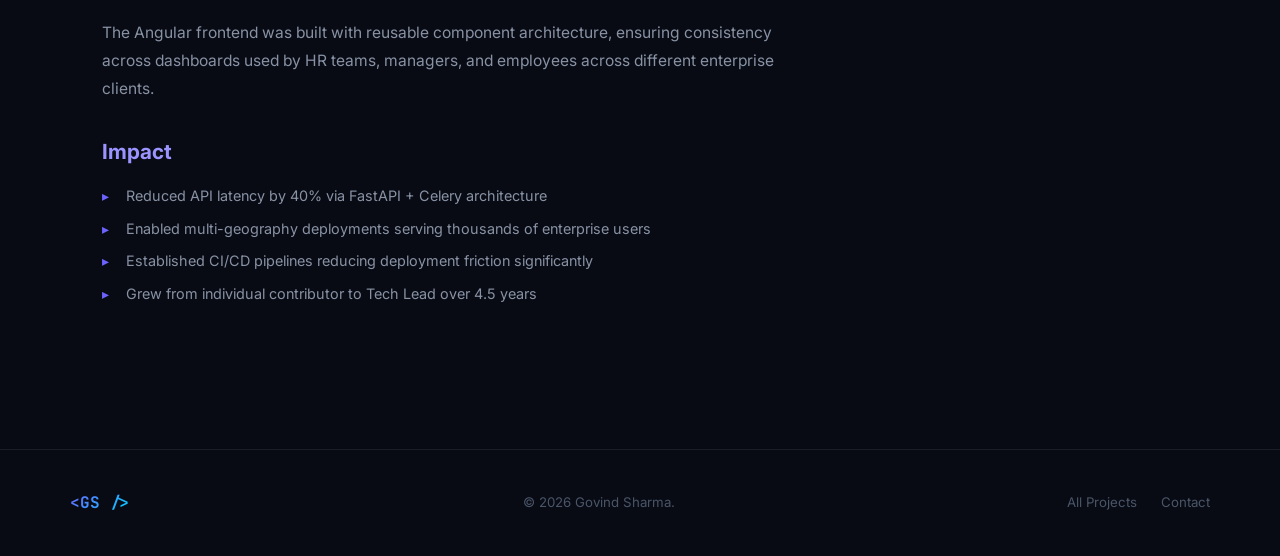
<file: projects/benefitone.html>
<!DOCTYPE html>
<html lang="en">
<head>
  <meta charset="UTF-8" />
  <meta name="viewport" content="width=device-width, initial-scale=1.0" />
  <title>Benefitone / Rewardz — Govind Sharma</title>
  <link rel="preconnect" href="https://fonts.googleapis.com">
  <link rel="preconnect" href="https://fonts.gstatic.com" crossorigin>
  <link href="https://fonts.googleapis.com/css2?family=Inter:wght@400;500;600;700;800;900&family=JetBrains+Mono:wght@400;500;700&display=swap" rel="stylesheet">
  <link rel="stylesheet" href="../css/style.css" />
</head>
<body>

  <nav class="navbar">
    <a href="../index.html" class="nav-logo">&lt;GS /&gt;</a>
    <div class="nav-links">
      <a href="../index.html">Home</a>
      <a href="../about.html">About</a>
      <a href="../experience.html">Experience</a>
      <a href="../projects.html" class="active">Projects</a>
      <a href="../contact.html" class="nav-cta">Contact</a>
    </div>
    <div class="hamburger"><span></span><span></span><span></span></div>
  </nav>

  <div class="page">
    <div class="container">
      <div class="project-detail-hero">

        <a href="../projects.html" class="back-link">← Back to Projects</a>

        <div class="project-detail-header">
          <div class="project-detail-icon" style="background:linear-gradient(135deg,rgba(108,99,255,0.2),rgba(0,212,255,0.1));">🏆</div>
          <div>
            <div style="display:flex; gap:0.5rem; flex-wrap:wrap; margin-bottom:0.75rem;">
              <span class="tag">SaaS Platform</span>
              <span class="tag tag-green">Production</span>
              <span class="tag">4.5 Years</span>
            </div>
            <h1 class="project-detail-title">Benefitone / Rewardz</h1>
            <p class="project-detail-sub">Employee Engagement & Rewards Platform — Tech Lead</p>
            <div style="display:flex; gap:0.5rem; flex-wrap:wrap; margin-top:0.5rem;">
              <span class="tag">Django</span><span class="tag">FastAPI</span>
              <span class="tag tag-cyan">Angular</span><span class="tag tag-orange">Celery</span>
              <span class="tag tag-green">AWS</span><span class="tag tag-green">Docker</span>
            </div>
          </div>
        </div>

        <div class="project-detail-body">
          <div class="project-detail-content fade-up">

            <h2>About the Product</h2>
            <p>
              Benefitone Engagement Technologies (formerly Rewardz Pvt. Ltd.) is a leading SaaS-based
              employee engagement and rewards platform that empowers organizations to enhance recognition,
              wellness, and performance through digital solutions. The platform enables enterprises to drive
              employee motivation, peer recognition, incentive management, and holistic well-being programs
              across multiple geographies.
            </p>
            <p>
              The core products — <strong>Skor</strong> and <strong>CerraPoints</strong> — serve large enterprise
              clients with thousands of employees, requiring highly scalable and reliable backend infrastructure.
            </p>

            <h2>My Role</h2>
            <p>
              Joined as Senior Software Developer in May 2021 and grew into a Tech Lead role over the tenure
              (May 2021 – Nov 2025). Led backend architecture decisions, mentored junior developers, coordinated
              sprint planning, and drove end-to-end delivery of major platform features.
            </p>

            <h2>Key Contributions</h2>
            <ul>
              <li>Led backend architecture and system design for scalable modules in the Skor / CerraPoints platform</li>
              <li>Designed and implemented microservices using FastAPI with SQLAlchemy ORM</li>
              <li>Built RESTful APIs and managed authentication flows using Python and Django</li>
              <li>Maintained CI/CD pipelines using Jenkins, Docker, and AWS EC2 for smooth zero-downtime deployments</li>
              <li>Designed and implemented asynchronous task queues using Celery and Redis to process high-volume background jobs</li>
              <li>Built scheduled jobs with Celery Beat for nightly ETL and cleanup operations</li>
              <li>Integrated FastAPI + Celery stack to improve system throughput and <strong>reduce API latency by 40%</strong></li>
              <li>Developed and maintained Angular-based frontends for dashboards and user workflows</li>
              <li>Integrated third-party services: AWS SES (email), SNS (push notifications)</li>
              <li>Optimized PostgreSQL queries for high-traffic endpoints</li>
              <li>Mentored junior developers and conducted regular code reviews</li>
              <li>Led sprint planning and coordinated cross-functional delivery</li>
            </ul>

            <h2>Technical Highlights</h2>
            <p>
              One of the key architectural decisions was the migration from synchronous Django views to
              an async-capable FastAPI microservices layer for performance-critical paths. Coupled with
              a Celery + Redis task queue for heavy operations (report generation, bulk email, data imports),
              this dramatically improved the perceived responsiveness of the platform.
            </p>
            <p>
              The Angular frontend was built with reusable component architecture, ensuring consistency
              across dashboards used by HR teams, managers, and employees across different enterprise clients.
            </p>

            <h2>Impact</h2>
            <ul>
              <li>Reduced API latency by 40% via FastAPI + Celery architecture</li>
              <li>Enabled multi-geography deployments serving thousands of enterprise users</li>
              <li>Established CI/CD pipelines reducing deployment friction significantly</li>
              <li>Grew from individual contributor to Tech Lead over 4.5 years</li>
            </ul>

          </div>

          <div class="project-sidebar fade-up">
            <div class="card">
              <div class="sidebar-label">Company</div>
              <div class="sidebar-value">Benefitone Engagement Technologies Pvt. Ltd. (Rewardz)</div>
            </div>
            <div class="card">
              <div class="sidebar-label">Role</div>
              <div class="sidebar-value">Senior Software Developer → Tech Lead</div>
            </div>
            <div class="card">
              <div class="sidebar-label">Duration</div>
              <div class="sidebar-value">May 2021 – Nov 2025 (4.5 years)</div>
            </div>
            <div class="card">
              <div class="sidebar-label">Type</div>
              <div class="sidebar-value">SaaS — Employee Engagement</div>
            </div>
            <div class="card">
              <div class="sidebar-label">Tech Stack</div>
              <div class="skill-tags" style="display:flex; flex-wrap:wrap; gap:0.4rem; margin-top:0.5rem;">
                <span class="tag">Python</span><span class="tag">Django</span>
                <span class="tag">FastAPI</span><span class="tag">SQLAlchemy</span>
                <span class="tag tag-cyan">Angular</span>
                <span class="tag tag-orange">PostgreSQL</span><span class="tag tag-orange">MongoDB</span>
                <span class="tag tag-orange">Redis</span><span class="tag tag-orange">Celery</span>
                <span class="tag tag-green">AWS</span><span class="tag tag-green">Docker</span>
                <span class="tag tag-green">Jenkins</span>
              </div>
            </div>
            <div style="margin-top:1rem;">
              <a href="../contact.html" class="btn btn-primary" style="width:100%; justify-content:center;">Hire Me for Similar Work</a>
            </div>
          </div>
        </div>

      </div>
    </div>
  </div>

  <footer class="footer">
    <div class="footer-inner">
      <span class="footer-logo">&lt;GS /&gt;</span>
      <span class="footer-text">© 2026 Govind Sharma.</span>
      <div class="footer-links">
        <a href="../projects.html">All Projects</a>
        <a href="../contact.html">Contact</a>
      </div>
    </div>
  </footer>

  <script src="../js/main.js"></script>
</body>
</html>
</file>
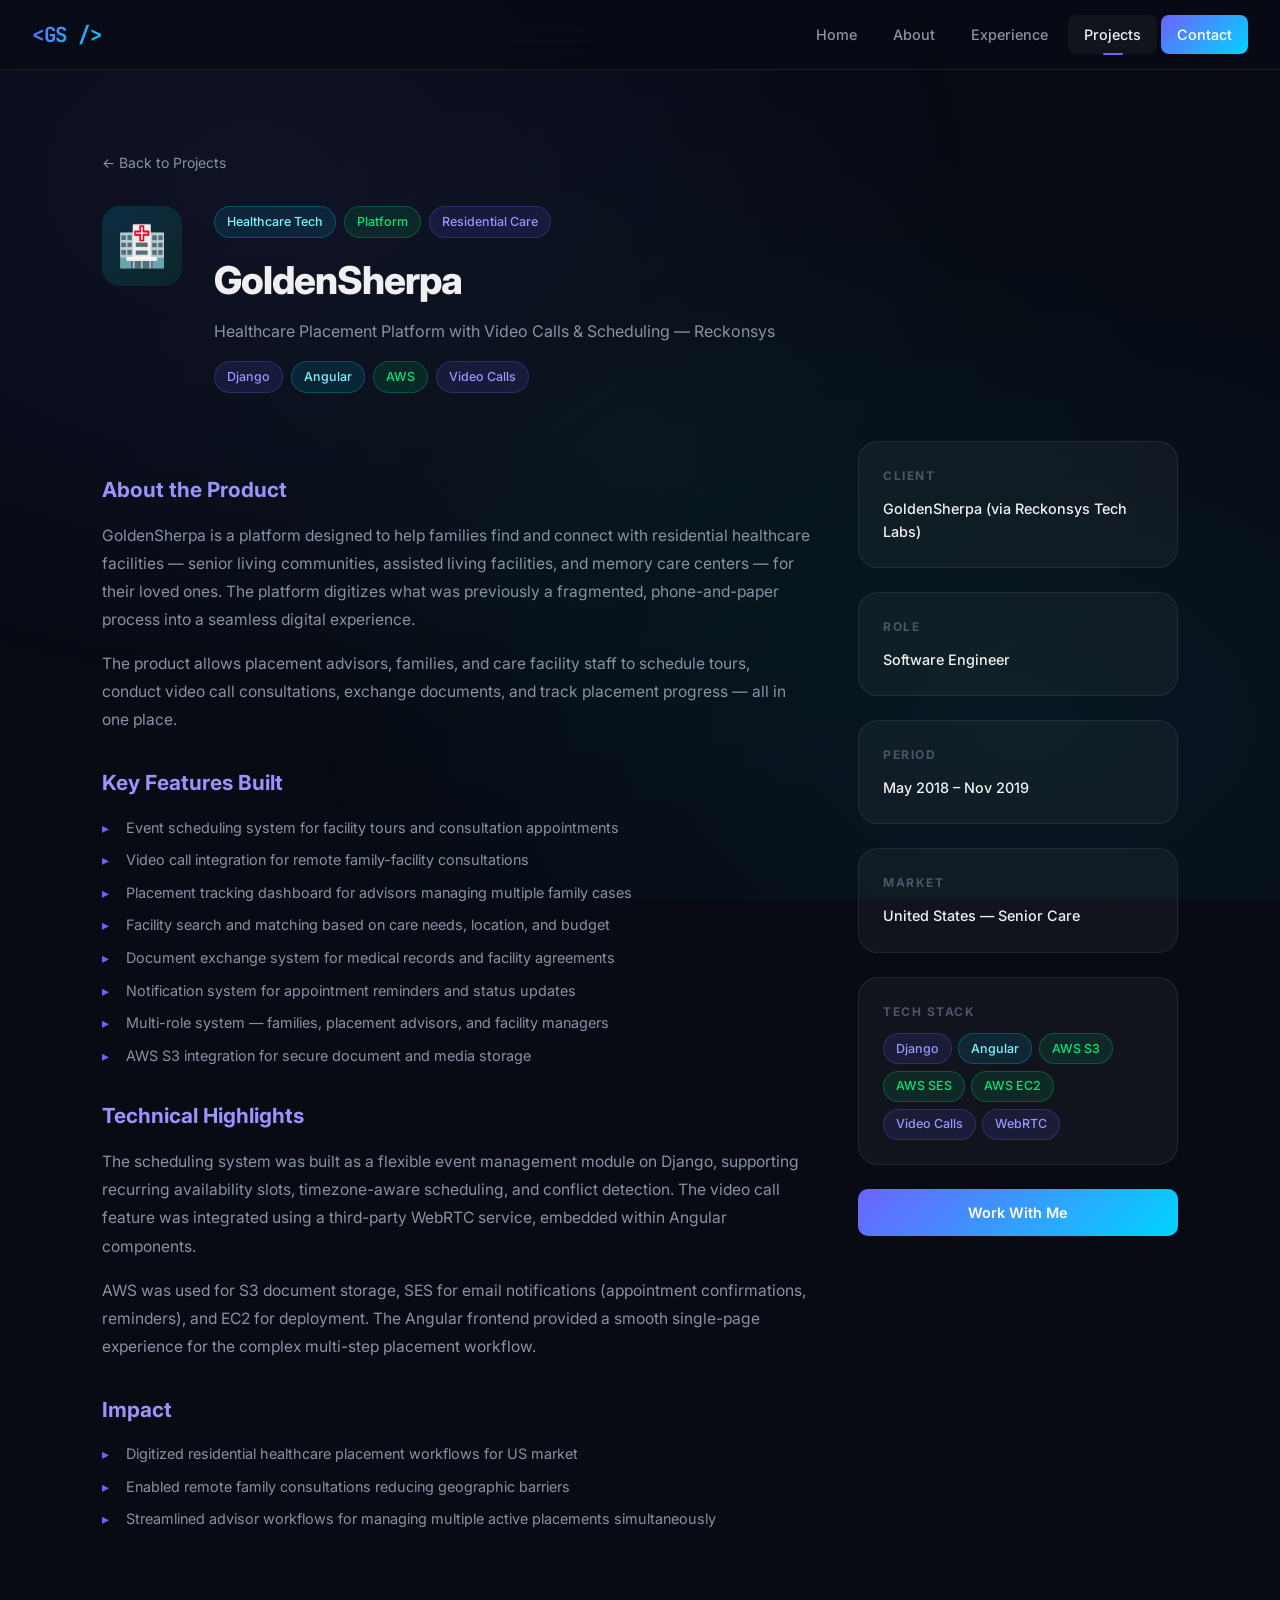
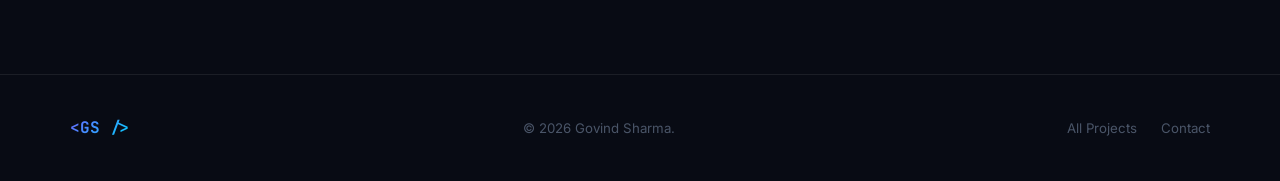
<file: projects/goldensherpa.html>
<!DOCTYPE html>
<html lang="en">
<head>
  <meta charset="UTF-8" />
  <meta name="viewport" content="width=device-width, initial-scale=1.0" />
  <title>GoldenSherpa — Govind Sharma</title>
  <link rel="preconnect" href="https://fonts.googleapis.com">
  <link rel="preconnect" href="https://fonts.gstatic.com" crossorigin>
  <link href="https://fonts.googleapis.com/css2?family=Inter:wght@400;500;600;700;800;900&family=JetBrains+Mono:wght@400;500;700&display=swap" rel="stylesheet">
  <link rel="stylesheet" href="../css/style.css" />
</head>
<body>

  <nav class="navbar">
    <a href="../index.html" class="nav-logo">&lt;GS /&gt;</a>
    <div class="nav-links">
      <a href="../index.html">Home</a>
      <a href="../about.html">About</a>
      <a href="../experience.html">Experience</a>
      <a href="../projects.html" class="active">Projects</a>
      <a href="../contact.html" class="nav-cta">Contact</a>
    </div>
    <div class="hamburger"><span></span><span></span><span></span></div>
  </nav>

  <div class="page">
    <div class="container">
      <div class="project-detail-hero">

        <a href="../projects.html" class="back-link">← Back to Projects</a>

        <div class="project-detail-header">
          <div class="project-detail-icon" style="background:linear-gradient(135deg,rgba(0,212,255,0.15),rgba(0,230,118,0.1));">🏥</div>
          <div>
            <div style="display:flex; gap:0.5rem; flex-wrap:wrap; margin-bottom:0.75rem;">
              <span class="tag tag-cyan">Healthcare Tech</span>
              <span class="tag tag-green">Platform</span>
              <span class="tag">Residential Care</span>
            </div>
            <h1 class="project-detail-title">GoldenSherpa</h1>
            <p class="project-detail-sub">Healthcare Placement Platform with Video Calls & Scheduling — Reckonsys</p>
            <div style="display:flex; gap:0.5rem; flex-wrap:wrap; margin-top:0.5rem;">
              <span class="tag">Django</span><span class="tag tag-cyan">Angular</span>
              <span class="tag tag-green">AWS</span><span class="tag">Video Calls</span>
            </div>
          </div>
        </div>

        <div class="project-detail-body">
          <div class="project-detail-content fade-up">

            <h2>About the Product</h2>
            <p>
              GoldenSherpa is a platform designed to help families find and connect with residential
              healthcare facilities — senior living communities, assisted living facilities, and memory
              care centers — for their loved ones. The platform digitizes what was previously a
              fragmented, phone-and-paper process into a seamless digital experience.
            </p>
            <p>
              The product allows placement advisors, families, and care facility staff to schedule
              tours, conduct video call consultations, exchange documents, and track placement
              progress — all in one place.
            </p>

            <h2>Key Features Built</h2>
            <ul>
              <li>Event scheduling system for facility tours and consultation appointments</li>
              <li>Video call integration for remote family-facility consultations</li>
              <li>Placement tracking dashboard for advisors managing multiple family cases</li>
              <li>Facility search and matching based on care needs, location, and budget</li>
              <li>Document exchange system for medical records and facility agreements</li>
              <li>Notification system for appointment reminders and status updates</li>
              <li>Multi-role system — families, placement advisors, and facility managers</li>
              <li>AWS S3 integration for secure document and media storage</li>
            </ul>

            <h2>Technical Highlights</h2>
            <p>
              The scheduling system was built as a flexible event management module on Django, supporting
              recurring availability slots, timezone-aware scheduling, and conflict detection.
              The video call feature was integrated using a third-party WebRTC service, embedded
              within Angular components.
            </p>
            <p>
              AWS was used for S3 document storage, SES for email notifications (appointment confirmations,
              reminders), and EC2 for deployment. The Angular frontend provided a smooth single-page
              experience for the complex multi-step placement workflow.
            </p>

            <h2>Impact</h2>
            <ul>
              <li>Digitized residential healthcare placement workflows for US market</li>
              <li>Enabled remote family consultations reducing geographic barriers</li>
              <li>Streamlined advisor workflows for managing multiple active placements simultaneously</li>
            </ul>

          </div>

          <div class="project-sidebar fade-up">
            <div class="card">
              <div class="sidebar-label">Client</div>
              <div class="sidebar-value">GoldenSherpa (via Reckonsys Tech Labs)</div>
            </div>
            <div class="card">
              <div class="sidebar-label">Role</div>
              <div class="sidebar-value">Software Engineer</div>
            </div>
            <div class="card">
              <div class="sidebar-label">Period</div>
              <div class="sidebar-value">May 2018 – Nov 2019</div>
            </div>
            <div class="card">
              <div class="sidebar-label">Market</div>
              <div class="sidebar-value">United States — Senior Care</div>
            </div>
            <div class="card">
              <div class="sidebar-label">Tech Stack</div>
              <div class="skill-tags" style="display:flex; flex-wrap:wrap; gap:0.4rem; margin-top:0.5rem;">
                <span class="tag">Django</span>
                <span class="tag tag-cyan">Angular</span>
                <span class="tag tag-green">AWS S3</span>
                <span class="tag tag-green">AWS SES</span>
                <span class="tag tag-green">AWS EC2</span>
                <span class="tag">Video Calls</span>
                <span class="tag">WebRTC</span>
              </div>
            </div>
            <div style="margin-top:1rem;">
              <a href="../contact.html" class="btn btn-primary" style="width:100%; justify-content:center;">Work With Me</a>
            </div>
          </div>
        </div>

      </div>
    </div>
  </div>

  <footer class="footer">
    <div class="footer-inner">
      <span class="footer-logo">&lt;GS /&gt;</span>
      <span class="footer-text">© 2026 Govind Sharma.</span>
      <div class="footer-links">
        <a href="../projects.html">All Projects</a>
        <a href="../contact.html">Contact</a>
      </div>
    </div>
  </footer>

  <script src="../js/main.js"></script>
</body>
</html>
</file>
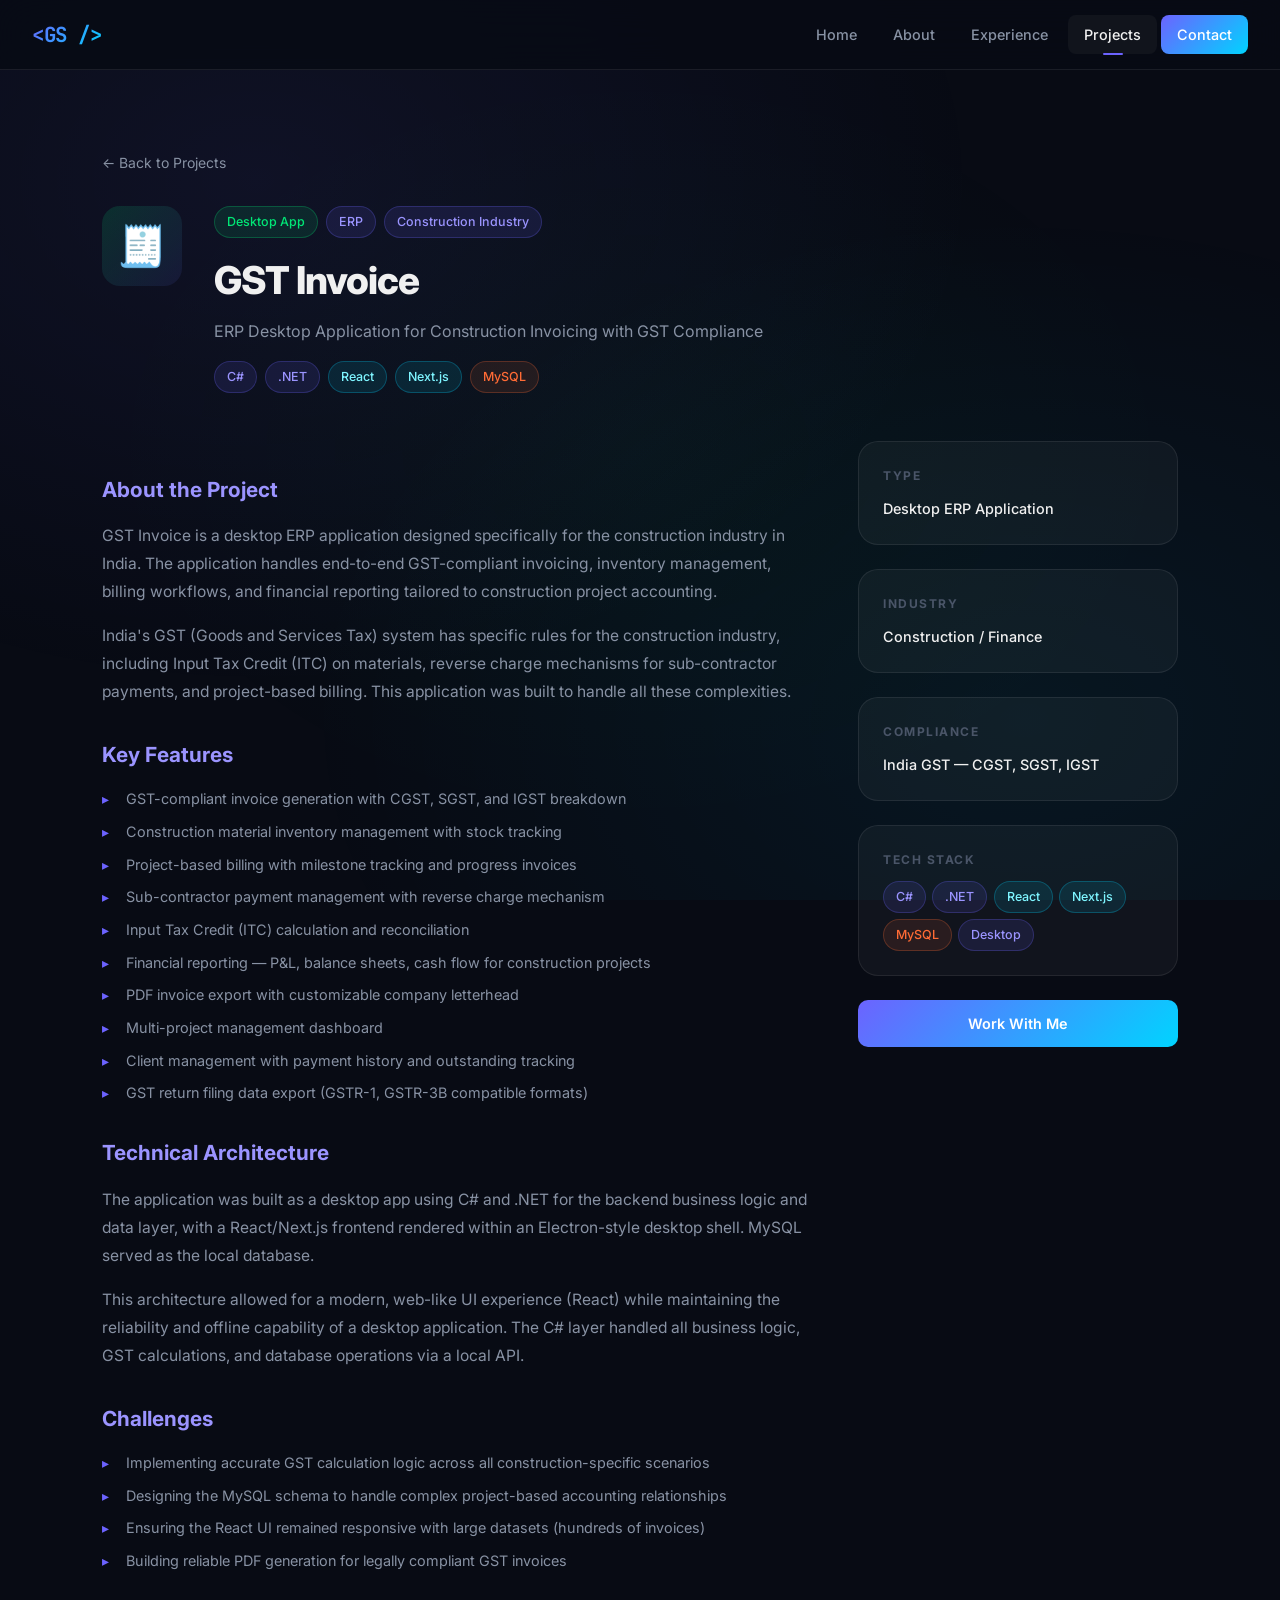
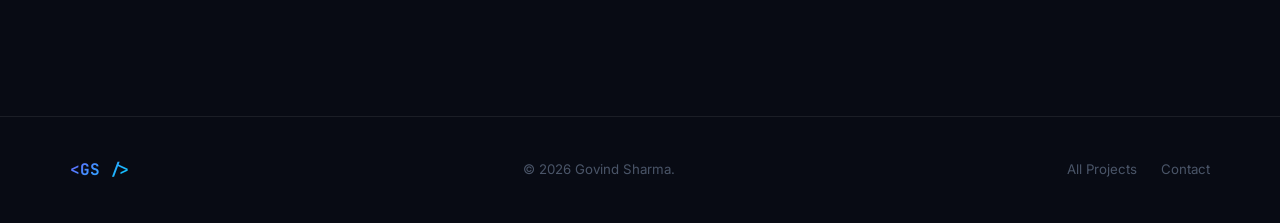
<file: projects/gst-invoice.html>
<!DOCTYPE html>
<html lang="en">
<head>
  <meta charset="UTF-8" />
  <meta name="viewport" content="width=device-width, initial-scale=1.0" />
  <title>GST Invoice App — Govind Sharma</title>
  <link rel="preconnect" href="https://fonts.googleapis.com">
  <link rel="preconnect" href="https://fonts.gstatic.com" crossorigin>
  <link href="https://fonts.googleapis.com/css2?family=Inter:wght@400;500;600;700;800;900&family=JetBrains+Mono:wght@400;500;700&display=swap" rel="stylesheet">
  <link rel="stylesheet" href="../css/style.css" />
</head>
<body>

  <nav class="navbar">
    <a href="../index.html" class="nav-logo">&lt;GS /&gt;</a>
    <div class="nav-links">
      <a href="../index.html">Home</a>
      <a href="../about.html">About</a>
      <a href="../experience.html">Experience</a>
      <a href="../projects.html" class="active">Projects</a>
      <a href="../contact.html" class="nav-cta">Contact</a>
    </div>
    <div class="hamburger"><span></span><span></span><span></span></div>
  </nav>

  <div class="page">
    <div class="container">
      <div class="project-detail-hero">

        <a href="../projects.html" class="back-link">← Back to Projects</a>

        <div class="project-detail-header">
          <div class="project-detail-icon" style="background:linear-gradient(135deg,rgba(0,230,118,0.15),rgba(108,99,255,0.1));">🧾</div>
          <div>
            <div style="display:flex; gap:0.5rem; flex-wrap:wrap; margin-bottom:0.75rem;">
              <span class="tag tag-green">Desktop App</span>
              <span class="tag">ERP</span>
              <span class="tag">Construction Industry</span>
            </div>
            <h1 class="project-detail-title">GST Invoice</h1>
            <p class="project-detail-sub">ERP Desktop Application for Construction Invoicing with GST Compliance</p>
            <div style="display:flex; gap:0.5rem; flex-wrap:wrap; margin-top:0.5rem;">
              <span class="tag">C#</span><span class="tag">.NET</span>
              <span class="tag tag-cyan">React</span><span class="tag tag-cyan">Next.js</span>
              <span class="tag tag-orange">MySQL</span>
            </div>
          </div>
        </div>

        <div class="project-detail-body">
          <div class="project-detail-content fade-up">

            <h2>About the Project</h2>
            <p>
              GST Invoice is a desktop ERP application designed specifically for the construction industry
              in India. The application handles end-to-end GST-compliant invoicing, inventory management,
              billing workflows, and financial reporting tailored to construction project accounting.
            </p>
            <p>
              India's GST (Goods and Services Tax) system has specific rules for the construction industry,
              including Input Tax Credit (ITC) on materials, reverse charge mechanisms for sub-contractor
              payments, and project-based billing. This application was built to handle all these complexities.
            </p>

            <h2>Key Features</h2>
            <ul>
              <li>GST-compliant invoice generation with CGST, SGST, and IGST breakdown</li>
              <li>Construction material inventory management with stock tracking</li>
              <li>Project-based billing with milestone tracking and progress invoices</li>
              <li>Sub-contractor payment management with reverse charge mechanism</li>
              <li>Input Tax Credit (ITC) calculation and reconciliation</li>
              <li>Financial reporting — P&amp;L, balance sheets, cash flow for construction projects</li>
              <li>PDF invoice export with customizable company letterhead</li>
              <li>Multi-project management dashboard</li>
              <li>Client management with payment history and outstanding tracking</li>
              <li>GST return filing data export (GSTR-1, GSTR-3B compatible formats)</li>
            </ul>

            <h2>Technical Architecture</h2>
            <p>
              The application was built as a desktop app using C# and .NET for the backend business
              logic and data layer, with a React/Next.js frontend rendered within an Electron-style
              desktop shell. MySQL served as the local database.
            </p>
            <p>
              This architecture allowed for a modern, web-like UI experience (React) while maintaining
              the reliability and offline capability of a desktop application. The C# layer handled
              all business logic, GST calculations, and database operations via a local API.
            </p>

            <h2>Challenges</h2>
            <ul>
              <li>Implementing accurate GST calculation logic across all construction-specific scenarios</li>
              <li>Designing the MySQL schema to handle complex project-based accounting relationships</li>
              <li>Ensuring the React UI remained responsive with large datasets (hundreds of invoices)</li>
              <li>Building reliable PDF generation for legally compliant GST invoices</li>
            </ul>

          </div>

          <div class="project-sidebar fade-up">
            <div class="card">
              <div class="sidebar-label">Type</div>
              <div class="sidebar-value">Desktop ERP Application</div>
            </div>
            <div class="card">
              <div class="sidebar-label">Industry</div>
              <div class="sidebar-value">Construction / Finance</div>
            </div>
            <div class="card">
              <div class="sidebar-label">Compliance</div>
              <div class="sidebar-value">India GST — CGST, SGST, IGST</div>
            </div>
            <div class="card">
              <div class="sidebar-label">Tech Stack</div>
              <div class="skill-tags" style="display:flex; flex-wrap:wrap; gap:0.4rem; margin-top:0.5rem;">
                <span class="tag">C#</span>
                <span class="tag">.NET</span>
                <span class="tag tag-cyan">React</span>
                <span class="tag tag-cyan">Next.js</span>
                <span class="tag tag-orange">MySQL</span>
                <span class="tag">Desktop</span>
              </div>
            </div>
            <div style="margin-top:1rem;">
              <a href="../contact.html" class="btn btn-primary" style="width:100%; justify-content:center;">Work With Me</a>
            </div>
          </div>
        </div>

      </div>
    </div>
  </div>

  <footer class="footer">
    <div class="footer-inner">
      <span class="footer-logo">&lt;GS /&gt;</span>
      <span class="footer-text">© 2026 Govind Sharma.</span>
      <div class="footer-links">
        <a href="../projects.html">All Projects</a>
        <a href="../contact.html">Contact</a>
      </div>
    </div>
  </footer>

  <script src="../js/main.js"></script>
</body>
</html>
</file>
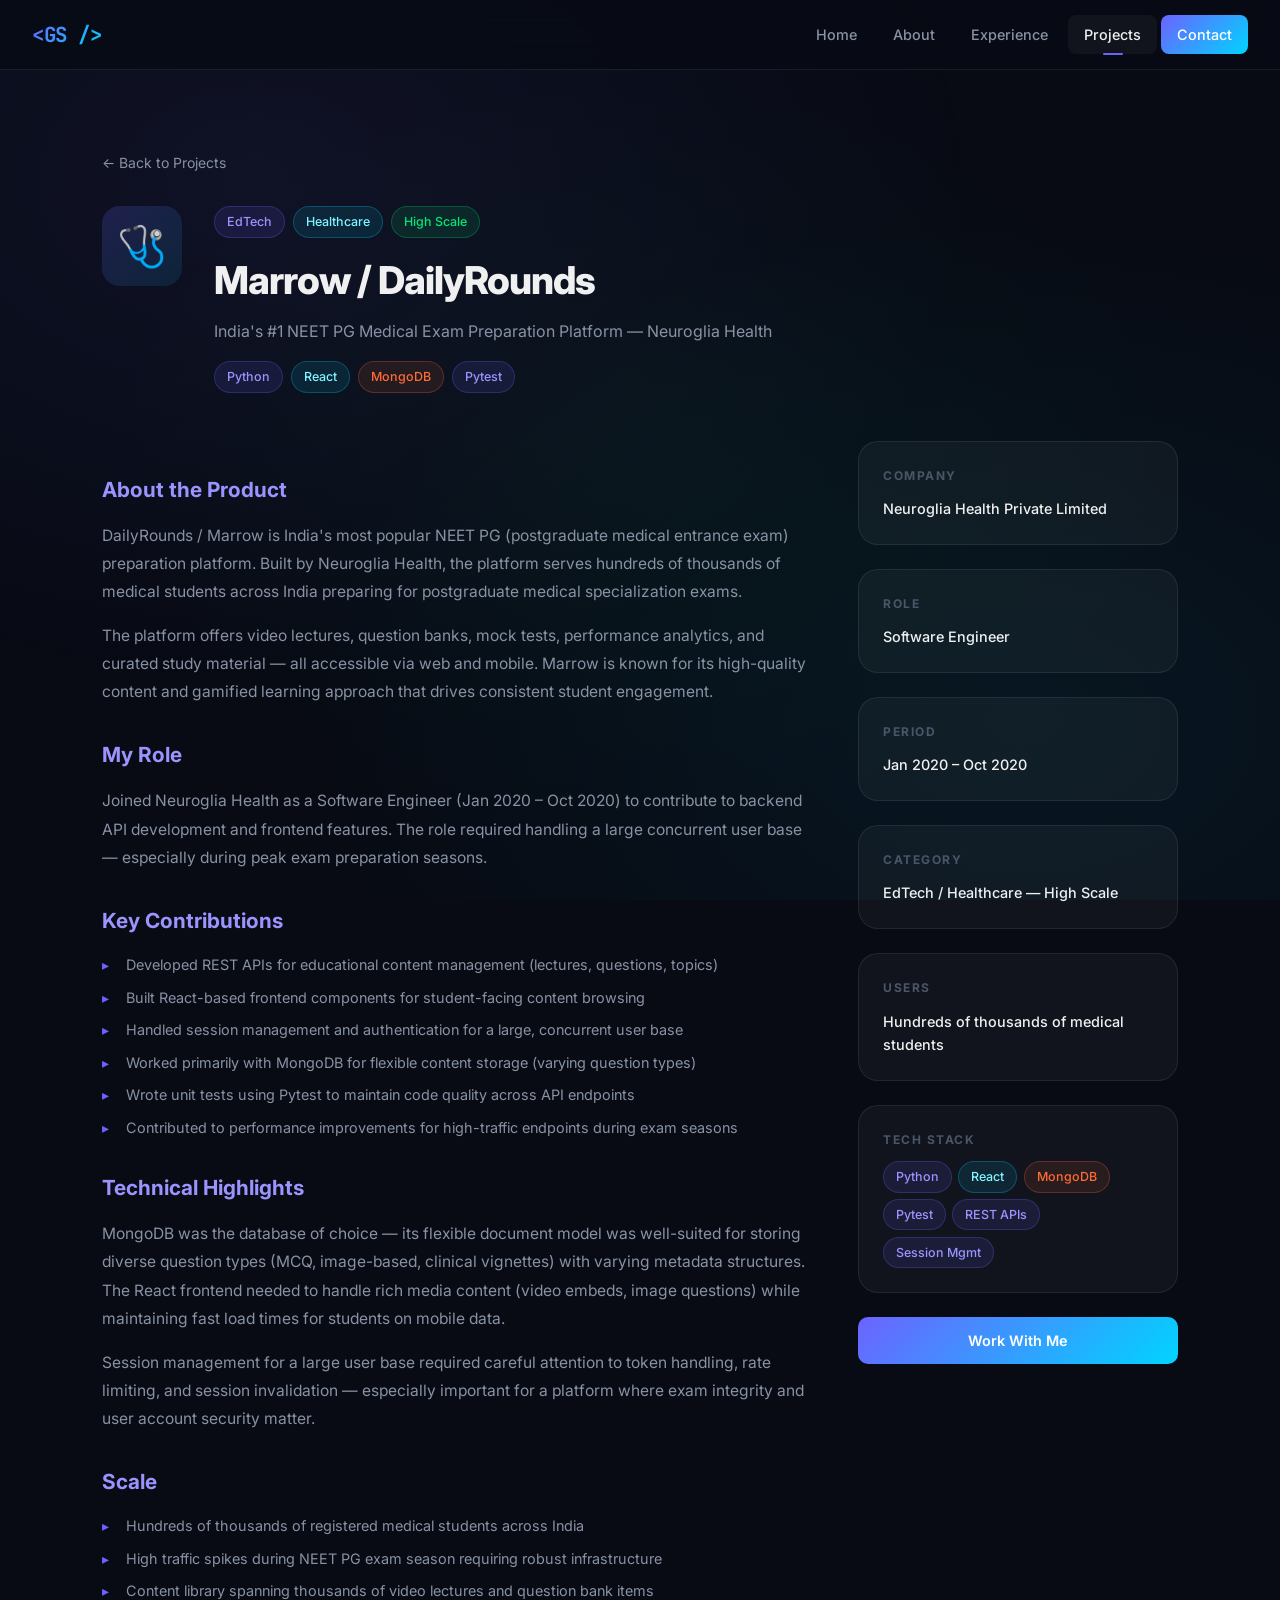
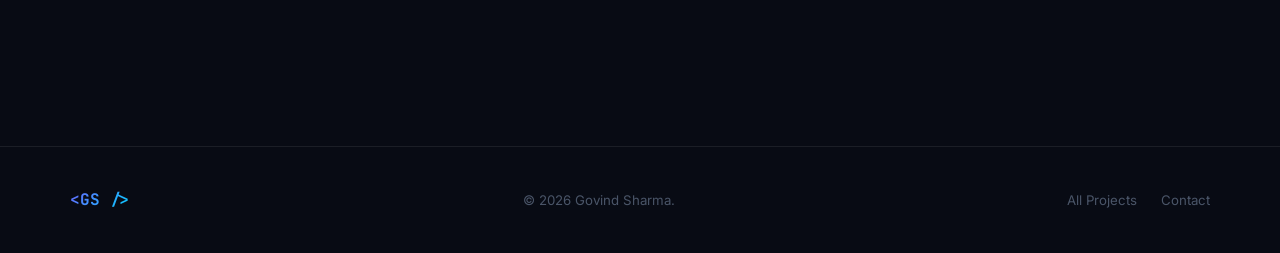
<file: projects/marrow.html>
<!DOCTYPE html>
<html lang="en">
<head>
  <meta charset="UTF-8" />
  <meta name="viewport" content="width=device-width, initial-scale=1.0" />
  <title>Marrow / DailyRounds — Govind Sharma</title>
  <link rel="preconnect" href="https://fonts.googleapis.com">
  <link rel="preconnect" href="https://fonts.gstatic.com" crossorigin>
  <link href="https://fonts.googleapis.com/css2?family=Inter:wght@400;500;600;700;800;900&family=JetBrains+Mono:wght@400;500;700&display=swap" rel="stylesheet">
  <link rel="stylesheet" href="../css/style.css" />
</head>
<body>

  <nav class="navbar">
    <a href="../index.html" class="nav-logo">&lt;GS /&gt;</a>
    <div class="nav-links">
      <a href="../index.html">Home</a>
      <a href="../about.html">About</a>
      <a href="../experience.html">Experience</a>
      <a href="../projects.html" class="active">Projects</a>
      <a href="../contact.html" class="nav-cta">Contact</a>
    </div>
    <div class="hamburger"><span></span><span></span><span></span></div>
  </nav>

  <div class="page">
    <div class="container">
      <div class="project-detail-hero">

        <a href="../projects.html" class="back-link">← Back to Projects</a>

        <div class="project-detail-header">
          <div class="project-detail-icon" style="background:linear-gradient(135deg,rgba(108,99,255,0.2),rgba(0,212,255,0.1));">🩺</div>
          <div>
            <div style="display:flex; gap:0.5rem; flex-wrap:wrap; margin-bottom:0.75rem;">
              <span class="tag">EdTech</span>
              <span class="tag tag-cyan">Healthcare</span>
              <span class="tag tag-green">High Scale</span>
            </div>
            <h1 class="project-detail-title">Marrow / DailyRounds</h1>
            <p class="project-detail-sub">India's #1 NEET PG Medical Exam Preparation Platform — Neuroglia Health</p>
            <div style="display:flex; gap:0.5rem; flex-wrap:wrap; margin-top:0.5rem;">
              <span class="tag">Python</span><span class="tag tag-cyan">React</span>
              <span class="tag tag-orange">MongoDB</span><span class="tag">Pytest</span>
            </div>
          </div>
        </div>

        <div class="project-detail-body">
          <div class="project-detail-content fade-up">

            <h2>About the Product</h2>
            <p>
              DailyRounds / Marrow is India's most popular NEET PG (postgraduate medical entrance exam)
              preparation platform. Built by Neuroglia Health, the platform serves hundreds of thousands
              of medical students across India preparing for postgraduate medical specialization exams.
            </p>
            <p>
              The platform offers video lectures, question banks, mock tests, performance analytics,
              and curated study material — all accessible via web and mobile. Marrow is known for its
              high-quality content and gamified learning approach that drives consistent student engagement.
            </p>

            <h2>My Role</h2>
            <p>
              Joined Neuroglia Health as a Software Engineer (Jan 2020 – Oct 2020) to contribute to
              backend API development and frontend features. The role required handling a large concurrent
              user base — especially during peak exam preparation seasons.
            </p>

            <h2>Key Contributions</h2>
            <ul>
              <li>Developed REST APIs for educational content management (lectures, questions, topics)</li>
              <li>Built React-based frontend components for student-facing content browsing</li>
              <li>Handled session management and authentication for a large, concurrent user base</li>
              <li>Worked primarily with MongoDB for flexible content storage (varying question types)</li>
              <li>Wrote unit tests using Pytest to maintain code quality across API endpoints</li>
              <li>Contributed to performance improvements for high-traffic endpoints during exam seasons</li>
            </ul>

            <h2>Technical Highlights</h2>
            <p>
              MongoDB was the database of choice — its flexible document model was well-suited for
              storing diverse question types (MCQ, image-based, clinical vignettes) with varying metadata
              structures. The React frontend needed to handle rich media content (video embeds, image
              questions) while maintaining fast load times for students on mobile data.
            </p>
            <p>
              Session management for a large user base required careful attention to token handling,
              rate limiting, and session invalidation — especially important for a platform where exam
              integrity and user account security matter.
            </p>

            <h2>Scale</h2>
            <ul>
              <li>Hundreds of thousands of registered medical students across India</li>
              <li>High traffic spikes during NEET PG exam season requiring robust infrastructure</li>
              <li>Content library spanning thousands of video lectures and question bank items</li>
            </ul>

          </div>

          <div class="project-sidebar fade-up">
            <div class="card">
              <div class="sidebar-label">Company</div>
              <div class="sidebar-value">Neuroglia Health Private Limited</div>
            </div>
            <div class="card">
              <div class="sidebar-label">Role</div>
              <div class="sidebar-value">Software Engineer</div>
            </div>
            <div class="card">
              <div class="sidebar-label">Period</div>
              <div class="sidebar-value">Jan 2020 – Oct 2020</div>
            </div>
            <div class="card">
              <div class="sidebar-label">Category</div>
              <div class="sidebar-value">EdTech / Healthcare — High Scale</div>
            </div>
            <div class="card">
              <div class="sidebar-label">Users</div>
              <div class="sidebar-value">Hundreds of thousands of medical students</div>
            </div>
            <div class="card">
              <div class="sidebar-label">Tech Stack</div>
              <div class="skill-tags" style="display:flex; flex-wrap:wrap; gap:0.4rem; margin-top:0.5rem;">
                <span class="tag">Python</span>
                <span class="tag tag-cyan">React</span>
                <span class="tag tag-orange">MongoDB</span>
                <span class="tag">Pytest</span>
                <span class="tag">REST APIs</span>
                <span class="tag">Session Mgmt</span>
              </div>
            </div>
            <div style="margin-top:1rem;">
              <a href="../contact.html" class="btn btn-primary" style="width:100%; justify-content:center;">Work With Me</a>
            </div>
          </div>
        </div>

      </div>
    </div>
  </div>

  <footer class="footer">
    <div class="footer-inner">
      <span class="footer-logo">&lt;GS /&gt;</span>
      <span class="footer-text">© 2026 Govind Sharma.</span>
      <div class="footer-links">
        <a href="../projects.html">All Projects</a>
        <a href="../contact.html">Contact</a>
      </div>
    </div>
  </footer>

  <script src="../js/main.js"></script>
</body>
</html>
</file>
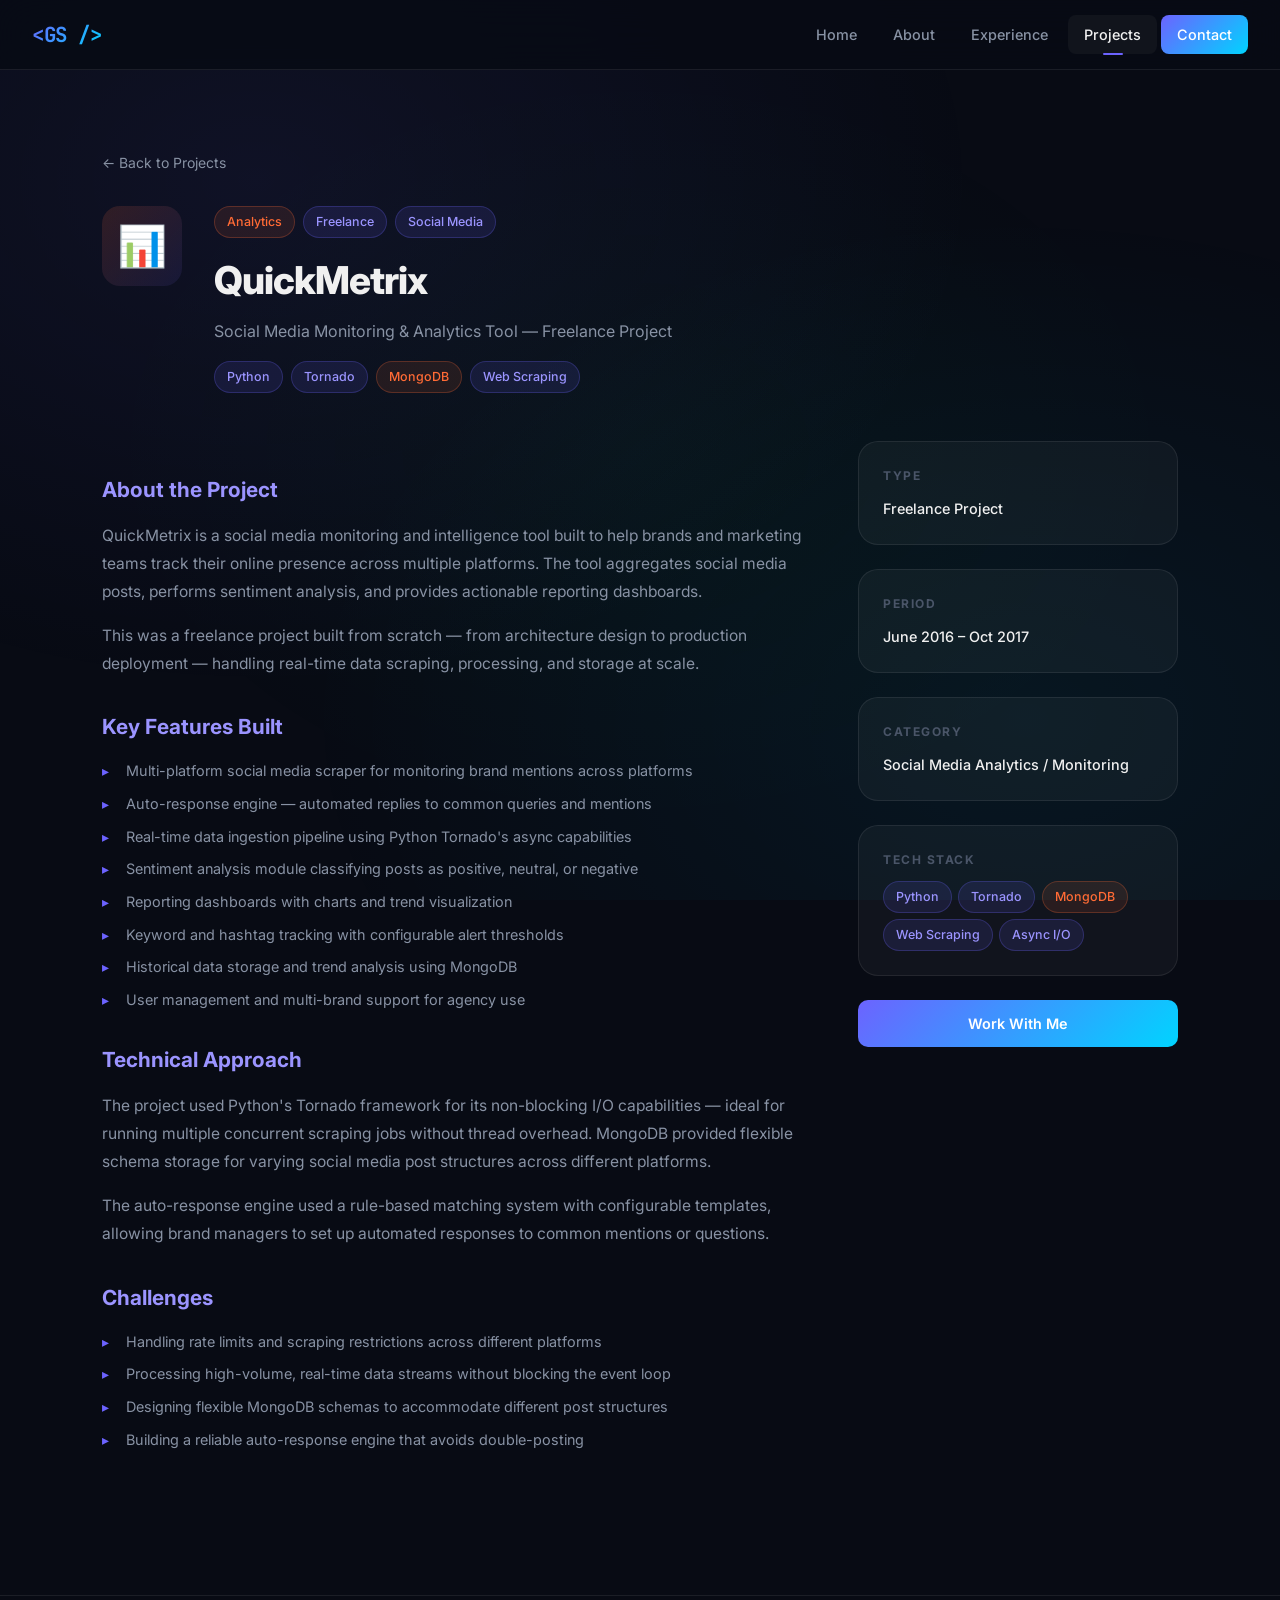
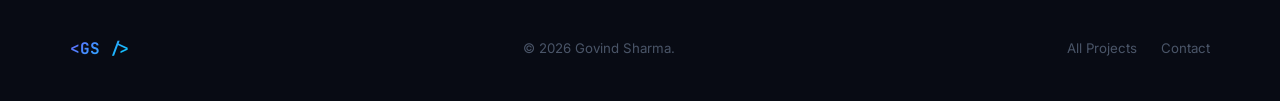
<file: projects/quickmetrix.html>
<!DOCTYPE html>
<html lang="en">
<head>
  <meta charset="UTF-8" />
  <meta name="viewport" content="width=device-width, initial-scale=1.0" />
  <title>QuickMetrix — Govind Sharma</title>
  <link rel="preconnect" href="https://fonts.googleapis.com">
  <link rel="preconnect" href="https://fonts.gstatic.com" crossorigin>
  <link href="https://fonts.googleapis.com/css2?family=Inter:wght@400;500;600;700;800;900&family=JetBrains+Mono:wght@400;500;700&display=swap" rel="stylesheet">
  <link rel="stylesheet" href="../css/style.css" />
</head>
<body>

  <nav class="navbar">
    <a href="../index.html" class="nav-logo">&lt;GS /&gt;</a>
    <div class="nav-links">
      <a href="../index.html">Home</a>
      <a href="../about.html">About</a>
      <a href="../experience.html">Experience</a>
      <a href="../projects.html" class="active">Projects</a>
      <a href="../contact.html" class="nav-cta">Contact</a>
    </div>
    <div class="hamburger"><span></span><span></span><span></span></div>
  </nav>

  <div class="page">
    <div class="container">
      <div class="project-detail-hero">

        <a href="../projects.html" class="back-link">← Back to Projects</a>

        <div class="project-detail-header">
          <div class="project-detail-icon" style="background:linear-gradient(135deg,rgba(255,107,53,0.15),rgba(108,99,255,0.1));">📊</div>
          <div>
            <div style="display:flex; gap:0.5rem; flex-wrap:wrap; margin-bottom:0.75rem;">
              <span class="tag tag-orange">Analytics</span>
              <span class="tag">Freelance</span>
              <span class="tag">Social Media</span>
            </div>
            <h1 class="project-detail-title">QuickMetrix</h1>
            <p class="project-detail-sub">Social Media Monitoring & Analytics Tool — Freelance Project</p>
            <div style="display:flex; gap:0.5rem; flex-wrap:wrap; margin-top:0.5rem;">
              <span class="tag">Python</span><span class="tag">Tornado</span>
              <span class="tag tag-orange">MongoDB</span><span class="tag">Web Scraping</span>
            </div>
          </div>
        </div>

        <div class="project-detail-body">
          <div class="project-detail-content fade-up">

            <h2>About the Project</h2>
            <p>
              QuickMetrix is a social media monitoring and intelligence tool built to help brands and
              marketing teams track their online presence across multiple platforms. The tool aggregates
              social media posts, performs sentiment analysis, and provides actionable reporting dashboards.
            </p>
            <p>
              This was a freelance project built from scratch — from architecture design to production
              deployment — handling real-time data scraping, processing, and storage at scale.
            </p>

            <h2>Key Features Built</h2>
            <ul>
              <li>Multi-platform social media scraper for monitoring brand mentions across platforms</li>
              <li>Auto-response engine — automated replies to common queries and mentions</li>
              <li>Real-time data ingestion pipeline using Python Tornado's async capabilities</li>
              <li>Sentiment analysis module classifying posts as positive, neutral, or negative</li>
              <li>Reporting dashboards with charts and trend visualization</li>
              <li>Keyword and hashtag tracking with configurable alert thresholds</li>
              <li>Historical data storage and trend analysis using MongoDB</li>
              <li>User management and multi-brand support for agency use</li>
            </ul>

            <h2>Technical Approach</h2>
            <p>
              The project used Python's Tornado framework for its non-blocking I/O capabilities — ideal
              for running multiple concurrent scraping jobs without thread overhead. MongoDB provided
              flexible schema storage for varying social media post structures across different platforms.
            </p>
            <p>
              The auto-response engine used a rule-based matching system with configurable templates,
              allowing brand managers to set up automated responses to common mentions or questions.
            </p>

            <h2>Challenges</h2>
            <ul>
              <li>Handling rate limits and scraping restrictions across different platforms</li>
              <li>Processing high-volume, real-time data streams without blocking the event loop</li>
              <li>Designing flexible MongoDB schemas to accommodate different post structures</li>
              <li>Building a reliable auto-response engine that avoids double-posting</li>
            </ul>

          </div>

          <div class="project-sidebar fade-up">
            <div class="card">
              <div class="sidebar-label">Type</div>
              <div class="sidebar-value">Freelance Project</div>
            </div>
            <div class="card">
              <div class="sidebar-label">Period</div>
              <div class="sidebar-value">June 2016 – Oct 2017</div>
            </div>
            <div class="card">
              <div class="sidebar-label">Category</div>
              <div class="sidebar-value">Social Media Analytics / Monitoring</div>
            </div>
            <div class="card">
              <div class="sidebar-label">Tech Stack</div>
              <div class="skill-tags" style="display:flex; flex-wrap:wrap; gap:0.4rem; margin-top:0.5rem;">
                <span class="tag">Python</span>
                <span class="tag">Tornado</span>
                <span class="tag tag-orange">MongoDB</span>
                <span class="tag">Web Scraping</span>
                <span class="tag">Async I/O</span>
              </div>
            </div>
            <div style="margin-top:1rem;">
              <a href="../contact.html" class="btn btn-primary" style="width:100%; justify-content:center;">Work With Me</a>
            </div>
          </div>
        </div>

      </div>
    </div>
  </div>

  <footer class="footer">
    <div class="footer-inner">
      <span class="footer-logo">&lt;GS /&gt;</span>
      <span class="footer-text">© 2026 Govind Sharma.</span>
      <div class="footer-links">
        <a href="../projects.html">All Projects</a>
        <a href="../contact.html">Contact</a>
      </div>
    </div>
  </footer>

  <script src="../js/main.js"></script>
</body>
</html>
</file>
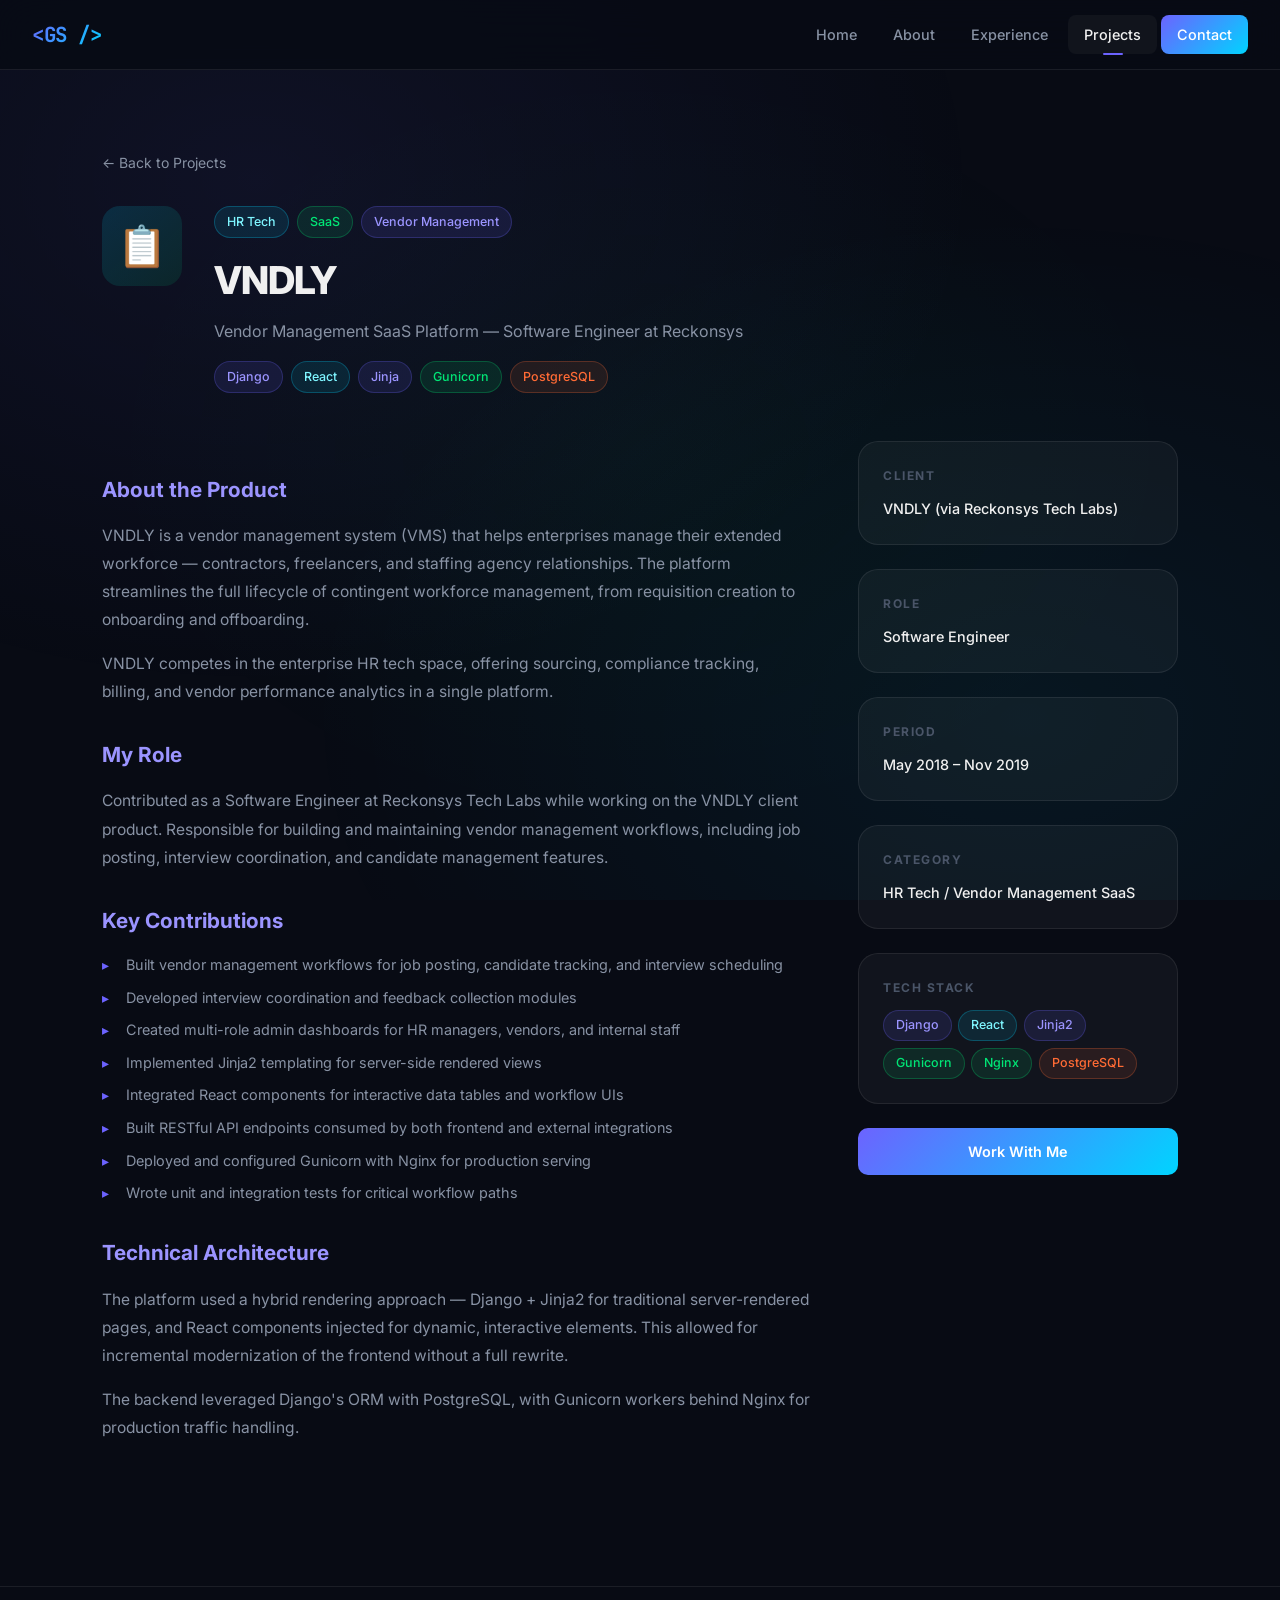
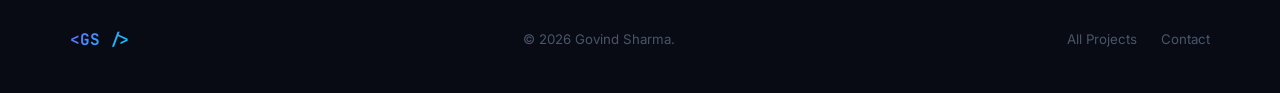
<file: projects/vndly.html>
<!DOCTYPE html>
<html lang="en">
<head>
  <meta charset="UTF-8" />
  <meta name="viewport" content="width=device-width, initial-scale=1.0" />
  <title>VNDLY — Govind Sharma</title>
  <link rel="preconnect" href="https://fonts.googleapis.com">
  <link rel="preconnect" href="https://fonts.gstatic.com" crossorigin>
  <link href="https://fonts.googleapis.com/css2?family=Inter:wght@400;500;600;700;800;900&family=JetBrains+Mono:wght@400;500;700&display=swap" rel="stylesheet">
  <link rel="stylesheet" href="../css/style.css" />
</head>
<body>

  <nav class="navbar">
    <a href="../index.html" class="nav-logo">&lt;GS /&gt;</a>
    <div class="nav-links">
      <a href="../index.html">Home</a>
      <a href="../about.html">About</a>
      <a href="../experience.html">Experience</a>
      <a href="../projects.html" class="active">Projects</a>
      <a href="../contact.html" class="nav-cta">Contact</a>
    </div>
    <div class="hamburger"><span></span><span></span><span></span></div>
  </nav>

  <div class="page">
    <div class="container">
      <div class="project-detail-hero">

        <a href="../projects.html" class="back-link">← Back to Projects</a>

        <div class="project-detail-header">
          <div class="project-detail-icon" style="background:linear-gradient(135deg,rgba(0,212,255,0.15),rgba(0,230,118,0.1));">📋</div>
          <div>
            <div style="display:flex; gap:0.5rem; flex-wrap:wrap; margin-bottom:0.75rem;">
              <span class="tag tag-cyan">HR Tech</span>
              <span class="tag tag-green">SaaS</span>
              <span class="tag">Vendor Management</span>
            </div>
            <h1 class="project-detail-title">VNDLY</h1>
            <p class="project-detail-sub">Vendor Management SaaS Platform — Software Engineer at Reckonsys</p>
            <div style="display:flex; gap:0.5rem; flex-wrap:wrap; margin-top:0.5rem;">
              <span class="tag">Django</span><span class="tag tag-cyan">React</span>
              <span class="tag">Jinja</span><span class="tag tag-green">Gunicorn</span>
              <span class="tag tag-orange">PostgreSQL</span>
            </div>
          </div>
        </div>

        <div class="project-detail-body">
          <div class="project-detail-content fade-up">

            <h2>About the Product</h2>
            <p>
              VNDLY is a vendor management system (VMS) that helps enterprises manage their extended workforce —
              contractors, freelancers, and staffing agency relationships. The platform streamlines the full
              lifecycle of contingent workforce management, from requisition creation to onboarding and offboarding.
            </p>
            <p>
              VNDLY competes in the enterprise HR tech space, offering sourcing, compliance tracking,
              billing, and vendor performance analytics in a single platform.
            </p>

            <h2>My Role</h2>
            <p>
              Contributed as a Software Engineer at Reckonsys Tech Labs while working on the VNDLY client product.
              Responsible for building and maintaining vendor management workflows, including job posting,
              interview coordination, and candidate management features.
            </p>

            <h2>Key Contributions</h2>
            <ul>
              <li>Built vendor management workflows for job posting, candidate tracking, and interview scheduling</li>
              <li>Developed interview coordination and feedback collection modules</li>
              <li>Created multi-role admin dashboards for HR managers, vendors, and internal staff</li>
              <li>Implemented Jinja2 templating for server-side rendered views</li>
              <li>Integrated React components for interactive data tables and workflow UIs</li>
              <li>Built RESTful API endpoints consumed by both frontend and external integrations</li>
              <li>Deployed and configured Gunicorn with Nginx for production serving</li>
              <li>Wrote unit and integration tests for critical workflow paths</li>
            </ul>

            <h2>Technical Architecture</h2>
            <p>
              The platform used a hybrid rendering approach — Django + Jinja2 for traditional server-rendered
              pages, and React components injected for dynamic, interactive elements. This allowed for
              incremental modernization of the frontend without a full rewrite.
            </p>
            <p>
              The backend leveraged Django's ORM with PostgreSQL, with Gunicorn workers behind Nginx for
              production traffic handling.
            </p>

          </div>

          <div class="project-sidebar fade-up">
            <div class="card">
              <div class="sidebar-label">Client</div>
              <div class="sidebar-value">VNDLY (via Reckonsys Tech Labs)</div>
            </div>
            <div class="card">
              <div class="sidebar-label">Role</div>
              <div class="sidebar-value">Software Engineer</div>
            </div>
            <div class="card">
              <div class="sidebar-label">Period</div>
              <div class="sidebar-value">May 2018 – Nov 2019</div>
            </div>
            <div class="card">
              <div class="sidebar-label">Category</div>
              <div class="sidebar-value">HR Tech / Vendor Management SaaS</div>
            </div>
            <div class="card">
              <div class="sidebar-label">Tech Stack</div>
              <div class="skill-tags" style="display:flex; flex-wrap:wrap; gap:0.4rem; margin-top:0.5rem;">
                <span class="tag">Django</span>
                <span class="tag tag-cyan">React</span>
                <span class="tag">Jinja2</span>
                <span class="tag tag-green">Gunicorn</span>
                <span class="tag tag-green">Nginx</span>
                <span class="tag tag-orange">PostgreSQL</span>
              </div>
            </div>
            <div style="margin-top:1rem;">
              <a href="../contact.html" class="btn btn-primary" style="width:100%; justify-content:center;">Work With Me</a>
            </div>
          </div>
        </div>

      </div>
    </div>
  </div>

  <footer class="footer">
    <div class="footer-inner">
      <span class="footer-logo">&lt;GS /&gt;</span>
      <span class="footer-text">© 2026 Govind Sharma.</span>
      <div class="footer-links">
        <a href="../projects.html">All Projects</a>
        <a href="../contact.html">Contact</a>
      </div>
    </div>
  </footer>

  <script src="../js/main.js"></script>
</body>
</html>
</file>
<file: css/style.css>
/* ============================================
   ROOT & RESET
   ============================================ */
:root {
  --bg-primary: #080b14;
  --bg-secondary: #0d1117;
  --bg-card: rgba(255, 255, 255, 0.04);
  --bg-card-hover: rgba(255, 255, 255, 0.07);
  --border: rgba(255, 255, 255, 0.08);
  --border-glow: rgba(108, 99, 255, 0.4);

  --purple: #6c63ff;
  --purple-light: #9b94ff;
  --cyan: #00d4ff;
  --cyan-light: #7ef5ff;
  --green: #00e676;
  --orange: #ff6b35;

  --text-primary: #f0f0f0;
  --text-secondary: #8892a4;
  --text-muted: #4a5568;

  --font-main: 'Inter', -apple-system, BlinkMacSystemFont, 'Segoe UI', sans-serif;
  --font-mono: 'JetBrains Mono', 'Fira Code', 'Courier New', monospace;

  --radius: 12px;
  --radius-lg: 20px;
  --shadow: 0 8px 32px rgba(0, 0, 0, 0.4);
  --shadow-glow: 0 0 40px rgba(108, 99, 255, 0.15);
  --transition: 0.3s cubic-bezier(0.4, 0, 0.2, 1);
}

*, *::before, *::after {
  margin: 0;
  padding: 0;
  box-sizing: border-box;
}

html {
  scroll-behavior: smooth;
}

body {
  font-family: var(--font-main);
  background-color: var(--bg-primary);
  color: var(--text-primary);
  line-height: 1.6;
  overflow-x: hidden;
}

img { max-width: 100%; }
a { text-decoration: none; color: inherit; }
ul { list-style: none; }

/* ============================================
   BACKGROUND MESH
   ============================================ */
body::before {
  content: '';
  position: fixed;
  top: 0; left: 0;
  width: 100%; height: 100%;
  background:
    radial-gradient(ellipse at 20% 20%, rgba(108, 99, 255, 0.08) 0%, transparent 50%),
    radial-gradient(ellipse at 80% 80%, rgba(0, 212, 255, 0.06) 0%, transparent 50%),
    radial-gradient(ellipse at 50% 50%, rgba(0, 230, 118, 0.03) 0%, transparent 60%);
  pointer-events: none;
  z-index: 0;
}

/* ============================================
   NAVBAR
   ============================================ */
.navbar {
  position: fixed;
  top: 0; left: 0; right: 0;
  z-index: 1000;
  padding: 0 2rem;
  height: 70px;
  display: flex;
  align-items: center;
  justify-content: space-between;
  background: rgba(8, 11, 20, 0.85);
  backdrop-filter: blur(20px);
  border-bottom: 1px solid var(--border);
  transition: var(--transition);
}

.navbar.scrolled {
  box-shadow: 0 4px 30px rgba(0, 0, 0, 0.5);
}

.nav-logo {
  font-family: var(--font-mono);
  font-size: 1.3rem;
  font-weight: 700;
  background: linear-gradient(135deg, var(--purple), var(--cyan));
  -webkit-background-clip: text;
  -webkit-text-fill-color: transparent;
  background-clip: text;
  letter-spacing: -0.5px;
}

.nav-links {
  display: flex;
  gap: 0.25rem;
  align-items: center;
}

.nav-links a {
  padding: 0.5rem 1rem;
  border-radius: 8px;
  font-size: 0.9rem;
  font-weight: 500;
  color: var(--text-secondary);
  transition: var(--transition);
  position: relative;
}

.nav-links a:hover,
.nav-links a.active {
  color: var(--text-primary);
  background: var(--bg-card);
}

.nav-links a.active::after {
  content: '';
  position: absolute;
  bottom: -1px; left: 50%;
  transform: translateX(-50%);
  width: 20px; height: 2px;
  background: var(--purple);
  border-radius: 2px;
}

.nav-cta {
  padding: 0.5rem 1.25rem;
  background: linear-gradient(135deg, var(--purple), var(--cyan));
  border-radius: 8px;
  font-size: 0.875rem;
  font-weight: 600;
  color: #fff !important;
  transition: var(--transition);
}

.nav-cta:hover {
  opacity: 0.85;
  transform: translateY(-1px);
  background: var(--bg-card) !important;
}

.nav-resume {
  padding: 0.45rem 1rem;
  border: 1px solid var(--purple);
  border-radius: 8px;
  font-size: 0.85rem;
  font-weight: 600;
  color: var(--purple-light) !important;
  font-family: var(--font-mono);
  transition: var(--transition);
  display: inline-flex;
  align-items: center;
  gap: 0.4rem;
}

.nav-resume:hover {
  background: rgba(108, 99, 255, 0.1) !important;
  transform: translateY(-1px);
}

.nav-resume svg {
  width: 14px;
  height: 14px;
}

/* Resume download button */
.btn-resume {
  background: transparent;
  border: 1px solid var(--purple);
  color: var(--purple-light);
  font-family: var(--font-mono);
  font-size: 0.85rem;
  gap: 0.45rem;
}

.btn-resume:hover {
  background: rgba(108, 99, 255, 0.1);
  border-color: var(--purple-light);
  transform: translateY(-2px);
  color: var(--purple-light);
}

.hamburger {
  display: none;
  flex-direction: column;
  gap: 5px;
  cursor: pointer;
  padding: 4px;
}

.hamburger span {
  display: block;
  width: 24px; height: 2px;
  background: var(--text-primary);
  border-radius: 2px;
  transition: var(--transition);
}

/* Mobile Menu */
@media (max-width: 768px) {
  .hamburger { display: flex; }

  .nav-links {
    display: none;
    position: absolute;
    top: 70px; left: 0; right: 0;
    flex-direction: column;
    background: rgba(8, 11, 20, 0.98);
    backdrop-filter: blur(20px);
    padding: 1rem;
    border-bottom: 1px solid var(--border);
    gap: 0.25rem;
  }

  .nav-links.open { display: flex; }
  .nav-links a { width: 100%; text-align: center; }
}

/* ============================================
   PAGE WRAPPER
   ============================================ */
.page {
  min-height: 100vh;
  padding-top: 70px;
  position: relative;
  z-index: 1;
}

/* ============================================
   SECTION HEADER
   ============================================ */
.section-header {
  text-align: center;
  margin-bottom: 4rem;
}

.section-tag {
  display: inline-block;
  font-family: var(--font-mono);
  font-size: 0.8rem;
  color: var(--purple-light);
  letter-spacing: 2px;
  text-transform: uppercase;
  margin-bottom: 0.75rem;
}

.section-title {
  font-size: clamp(2rem, 4vw, 2.8rem);
  font-weight: 700;
  letter-spacing: -1px;
  margin-bottom: 1rem;
}

.gradient-text {
  background: linear-gradient(135deg, var(--purple-light), var(--cyan));
  -webkit-background-clip: text;
  -webkit-text-fill-color: transparent;
  background-clip: text;
}

.section-line {
  width: 60px; height: 3px;
  background: linear-gradient(90deg, var(--purple), var(--cyan));
  border-radius: 3px;
  margin: 0 auto;
}

/* ============================================
   CARDS
   ============================================ */
.card {
  background: var(--bg-card);
  border: 1px solid var(--border);
  border-radius: var(--radius-lg);
  padding: 2rem;
  transition: var(--transition);
  position: relative;
  overflow: hidden;
}

.card::before {
  content: '';
  position: absolute;
  top: 0; left: 0; right: 0;
  height: 1px;
  background: linear-gradient(90deg, transparent, var(--purple), transparent);
  opacity: 0;
  transition: var(--transition);
}

.card:hover {
  background: var(--bg-card-hover);
  border-color: var(--border-glow);
  transform: translateY(-4px);
  box-shadow: var(--shadow-glow);
}

.card:hover::before { opacity: 1; }

/* ============================================
   BUTTONS
   ============================================ */
.btn {
  display: inline-flex;
  align-items: center;
  gap: 0.5rem;
  padding: 0.75rem 1.75rem;
  border-radius: 10px;
  font-size: 0.9rem;
  font-weight: 600;
  cursor: pointer;
  border: none;
  transition: var(--transition);
  text-decoration: none;
}

.btn-primary {
  background: linear-gradient(135deg, var(--purple), var(--cyan));
  color: #fff;
}

.btn-primary:hover {
  opacity: 0.88;
  transform: translateY(-2px);
  box-shadow: 0 8px 24px rgba(108, 99, 255, 0.4);
}

.btn-outline {
  background: transparent;
  border: 1px solid var(--border-glow);
  color: var(--text-primary);
}

.btn-outline:hover {
  background: var(--bg-card);
  border-color: var(--purple);
  transform: translateY(-2px);
}

/* ============================================
   TAGS / BADGES
   ============================================ */
.tag {
  display: inline-flex;
  align-items: center;
  padding: 0.3rem 0.75rem;
  border-radius: 20px;
  font-size: 0.78rem;
  font-weight: 500;
  background: rgba(108, 99, 255, 0.12);
  border: 1px solid rgba(108, 99, 255, 0.25);
  color: var(--purple-light);
  white-space: nowrap;
}

.tag-cyan {
  background: rgba(0, 212, 255, 0.1);
  border-color: rgba(0, 212, 255, 0.25);
  color: var(--cyan-light);
}

.tag-green {
  background: rgba(0, 230, 118, 0.1);
  border-color: rgba(0, 230, 118, 0.25);
  color: var(--green);
}

.tag-orange {
  background: rgba(255, 107, 53, 0.1);
  border-color: rgba(255, 107, 53, 0.25);
  color: var(--orange);
}

/* ============================================
   CONTAINER
   ============================================ */
.container {
  max-width: 1140px;
  margin: 0 auto;
  padding: 0 2rem;
}

.container-sm {
  max-width: 780px;
  margin: 0 auto;
  padding: 0 2rem;
}

/* ============================================
   HOME PAGE — HERO
   ============================================ */
.hero {
  min-height: calc(100vh - 70px);
  display: flex;
  align-items: center;
  padding: 4rem 2rem;
}

.hero-inner {
  max-width: 1140px;
  margin: 0 auto;
  width: 100%;
  display: grid;
  grid-template-columns: 1fr 1fr;
  gap: 4rem;
  align-items: center;
}

.hero-badge {
  display: inline-flex;
  align-items: center;
  gap: 0.5rem;
  padding: 0.4rem 1rem;
  background: rgba(108, 99, 255, 0.1);
  border: 1px solid rgba(108, 99, 255, 0.3);
  border-radius: 30px;
  font-size: 0.8rem;
  color: var(--purple-light);
  margin-bottom: 1.5rem;
}

.hero-badge .dot {
  width: 8px; height: 8px;
  background: var(--green);
  border-radius: 50%;
  animation: pulse 2s infinite;
}

@keyframes pulse {
  0%, 100% { opacity: 1; transform: scale(1); }
  50% { opacity: 0.5; transform: scale(0.8); }
}

.hero-name {
  font-size: clamp(2.5rem, 5vw, 4rem);
  font-weight: 800;
  letter-spacing: -2px;
  line-height: 1.1;
  margin-bottom: 0.75rem;
}

.hero-title {
  font-size: clamp(1.1rem, 2vw, 1.4rem);
  color: var(--text-secondary);
  margin-bottom: 1.5rem;
  font-weight: 400;
}

.hero-title span {
  color: var(--cyan);
  font-weight: 600;
}

.hero-desc {
  font-size: 1rem;
  color: var(--text-secondary);
  line-height: 1.8;
  margin-bottom: 2rem;
  max-width: 520px;
}

.hero-actions {
  display: flex;
  gap: 1rem;
  flex-wrap: wrap;
  margin-bottom: 3rem;
}

.hero-stats {
  display: flex;
  gap: 2.5rem;
}

.stat {
  text-align: center;
}

.stat-num {
  font-size: 2rem;
  font-weight: 800;
  background: linear-gradient(135deg, var(--purple-light), var(--cyan));
  -webkit-background-clip: text;
  -webkit-text-fill-color: transparent;
  background-clip: text;
  line-height: 1;
}

.stat-label {
  font-size: 0.78rem;
  color: var(--text-secondary);
  margin-top: 0.3rem;
  font-weight: 500;
}

/* Hero Visual */
.hero-visual {
  display: flex;
  justify-content: center;
  align-items: center;
  padding: 1rem 0;
}

.profile-ring {
  position: relative;
  width: 320px;
  height: 320px;
}

.profile-ring::before,
.profile-ring::after {
  content: '';
  position: absolute;
  border-radius: 50%;
  animation: spin 8s linear infinite;
}

.profile-ring::before {
  inset: -8px;
  background: conic-gradient(from 0deg, var(--purple), var(--cyan), var(--purple));
  z-index: 0;
  opacity: 0.6;
}

.profile-ring::after {
  inset: -4px;
  background: var(--bg-primary);
  z-index: 1;
}

@keyframes spin {
  from { transform: rotate(0deg); }
  to { transform: rotate(360deg); }
}

.profile-inner {
  position: absolute;
  inset: 0;
  z-index: 2;
  border-radius: 50%;
  background: linear-gradient(135deg, var(--bg-secondary), #1a1f2e);
  display: flex;
  align-items: center;
  justify-content: center;
  font-size: 6rem;
  overflow: hidden;
}

.profile-initials {
  font-size: 5rem;
  font-weight: 800;
  background: linear-gradient(135deg, var(--purple-light), var(--cyan));
  -webkit-background-clip: text;
  -webkit-text-fill-color: transparent;
  background-clip: text;
  z-index: 3;
  position: relative;
}

.floating-badge {
  position: absolute;
  background: var(--bg-secondary);
  border: 1px solid var(--border);
  border-radius: 10px;
  padding: 0.6rem 1rem;
  font-size: 0.8rem;
  font-weight: 600;
  z-index: 10;
  animation: float 3s ease-in-out infinite;
  white-space: nowrap;
}

.floating-badge:nth-child(1) {
  top: 10%; right: -20%;
  animation-delay: 0s;
  color: var(--purple-light);
  border-color: rgba(108, 99, 255, 0.3);
}

.floating-badge:nth-child(2) {
  bottom: 15%; left: -15%;
  animation-delay: 1s;
  color: var(--cyan);
  border-color: rgba(0, 212, 255, 0.3);
}

.floating-badge:nth-child(3) {
  bottom: 30%; right: -22%;
  animation-delay: 2s;
  color: var(--green);
  border-color: rgba(0, 230, 118, 0.3);
}

@keyframes float {
  0%, 100% { transform: translateY(0); }
  50% { transform: translateY(-8px); }
}

/* Scroll indicator */
.scroll-hint {
  position: absolute;
  bottom: 2rem;
  left: 50%;
  transform: translateX(-50%);
  display: flex;
  flex-direction: column;
  align-items: center;
  gap: 0.5rem;
  color: var(--text-muted);
  font-size: 0.75rem;
  animation: bounce 2s ease-in-out infinite;
}

.scroll-hint svg {
  width: 20px; height: 20px;
  fill: var(--text-muted);
}

@keyframes bounce {
  0%, 100% { transform: translateX(-50%) translateY(0); }
  50% { transform: translateX(-50%) translateY(6px); }
}

/* ============================================
   HOME — SKILLS PREVIEW
   ============================================ */
.skills-preview {
  padding: 6rem 0;
}

.skills-grid {
  display: grid;
  grid-template-columns: repeat(auto-fit, minmax(260px, 1fr));
  gap: 1.5rem;
}

.skill-category-card {
  background: var(--bg-card);
  border: 1px solid var(--border);
  border-radius: var(--radius-lg);
  padding: 1.75rem;
  transition: var(--transition);
}

.skill-category-card:hover {
  border-color: var(--border-glow);
  transform: translateY(-3px);
}

.skill-cat-icon {
  width: 44px; height: 44px;
  border-radius: 10px;
  display: flex;
  align-items: center;
  justify-content: center;
  font-size: 1.3rem;
  margin-bottom: 1rem;
}

.skill-cat-title {
  font-size: 0.95rem;
  font-weight: 700;
  margin-bottom: 0.75rem;
}

.skill-tags {
  display: flex;
  flex-wrap: wrap;
  gap: 0.4rem;
}

/* ============================================
   HOME — RECENT EXPERIENCE PREVIEW
   ============================================ */
.exp-preview {
  padding: 2rem 0 6rem;
}

.exp-preview-cards {
  display: grid;
  grid-template-columns: repeat(auto-fit, minmax(320px, 1fr));
  gap: 1.5rem;
  margin-bottom: 2.5rem;
}

.exp-card-mini {
  background: var(--bg-card);
  border: 1px solid var(--border);
  border-radius: var(--radius-lg);
  padding: 1.75rem;
  transition: var(--transition);
  cursor: pointer;
}

.exp-card-mini:hover {
  border-color: var(--border-glow);
  transform: translateY(-3px);
}

.exp-company {
  font-size: 1rem;
  font-weight: 700;
  color: var(--text-primary);
  margin-bottom: 0.25rem;
}

.exp-role {
  font-size: 0.85rem;
  color: var(--purple-light);
  font-weight: 600;
  margin-bottom: 0.5rem;
}

.exp-period {
  font-size: 0.78rem;
  color: var(--text-muted);
  font-family: var(--font-mono);
  margin-bottom: 0.75rem;
}

.exp-summary {
  font-size: 0.875rem;
  color: var(--text-secondary);
  line-height: 1.6;
}

/* ============================================
   ABOUT PAGE
   ============================================ */
.about-hero {
  padding: 5rem 0 3rem;
  text-align: center;
}

.about-intro-grid {
  display: grid;
  grid-template-columns: 1fr 1.6fr;
  gap: 4rem;
  align-items: start;
  margin-bottom: 5rem;
}

.about-avatar-wrap {
  position: relative;
}

.about-avatar {
  width: 100%;
  aspect-ratio: 1;
  border-radius: 20px;
  background: linear-gradient(135deg, #1a1f2e, #0d1117);
  border: 1px solid var(--border);
  display: flex;
  align-items: center;
  justify-content: center;
  font-size: 7rem;
  font-weight: 800;
  background: linear-gradient(135deg, var(--purple), var(--cyan));
  -webkit-background-clip: text;
  -webkit-text-fill-color: transparent;
  background-clip: text;
  position: relative;
  overflow: hidden;
}

.about-avatar-box {
  width: 100%;
  aspect-ratio: 1;
  border-radius: 20px;
  background: linear-gradient(135deg, #1a1f2e, #0d1117);
  border: 1px solid var(--border);
  display: flex;
  align-items: center;
  justify-content: center;
  overflow: hidden;
  position: relative;
}

.about-avatar-box::before {
  content: '';
  position: absolute;
  inset: 0;
  background: linear-gradient(135deg, rgba(108,99,255,0.15), rgba(0,212,255,0.1));
}

.about-avatar-initials {
  font-size: 5rem;
  font-weight: 900;
  background: linear-gradient(135deg, var(--purple-light), var(--cyan));
  -webkit-background-clip: text;
  -webkit-text-fill-color: transparent;
  background-clip: text;
  position: relative;
  z-index: 1;
}

.about-info-card {
  background: var(--bg-card);
  border: 1px solid var(--border);
  border-radius: var(--radius);
  padding: 1.25rem;
  margin-top: 1rem;
}

.about-info-row {
  display: flex;
  justify-content: space-between;
  align-items: center;
  padding: 0.6rem 0;
  border-bottom: 1px solid var(--border);
  font-size: 0.85rem;
}

.about-info-row:last-child { border-bottom: none; }
.about-info-label { color: var(--text-muted); }
.about-info-value { color: var(--text-primary); font-weight: 500; }

.about-text h2 {
  font-size: 1.8rem;
  font-weight: 700;
  letter-spacing: -0.5px;
  margin-bottom: 1.25rem;
}

.about-text p {
  color: var(--text-secondary);
  line-height: 1.9;
  margin-bottom: 1rem;
  font-size: 0.975rem;
}

/* Skills Section */
.skills-full {
  padding: 3rem 0 5rem;
}

.skills-categories {
  display: grid;
  grid-template-columns: repeat(auto-fit, minmax(300px, 1fr));
  gap: 1.5rem;
}

.skill-group {
  background: var(--bg-card);
  border: 1px solid var(--border);
  border-radius: var(--radius-lg);
  padding: 1.75rem;
  transition: var(--transition);
}

.skill-group:hover {
  border-color: var(--border-glow);
}

.skill-group-header {
  display: flex;
  align-items: center;
  gap: 0.75rem;
  margin-bottom: 1.25rem;
}

.skill-group-icon {
  width: 38px; height: 38px;
  border-radius: 8px;
  display: flex;
  align-items: center;
  justify-content: center;
  font-size: 1.1rem;
  flex-shrink: 0;
}

.skill-group-title {
  font-size: 0.9rem;
  font-weight: 700;
  color: var(--text-primary);
}

/* Education */
.education-section {
  padding: 3rem 0 5rem;
}

.edu-card {
  background: var(--bg-card);
  border: 1px solid var(--border);
  border-radius: var(--radius-lg);
  padding: 2rem 2.5rem;
  display: flex;
  gap: 2rem;
  align-items: center;
  max-width: 680px;
  margin: 0 auto;
  transition: var(--transition);
}

.edu-card:hover {
  border-color: var(--border-glow);
}

.edu-icon {
  width: 60px; height: 60px;
  border-radius: 14px;
  background: linear-gradient(135deg, rgba(108,99,255,0.2), rgba(0,212,255,0.1));
  display: flex;
  align-items: center;
  justify-content: center;
  font-size: 1.8rem;
  flex-shrink: 0;
}

.edu-degree {
  font-size: 1.1rem;
  font-weight: 700;
  margin-bottom: 0.25rem;
}

.edu-field {
  color: var(--purple-light);
  font-size: 0.9rem;
  font-weight: 600;
  margin-bottom: 0.25rem;
}

.edu-school {
  color: var(--text-secondary);
  font-size: 0.875rem;
}

.edu-year {
  font-family: var(--font-mono);
  font-size: 0.78rem;
  color: var(--text-muted);
  margin-top: 0.5rem;
}

/* ============================================
   EXPERIENCE PAGE
   ============================================ */
.exp-hero {
  padding: 5rem 0 3rem;
  text-align: center;
}

.timeline {
  position: relative;
  padding: 2rem 0 5rem;
}

.timeline::before {
  content: '';
  position: absolute;
  left: 50%;
  top: 0; bottom: 0;
  width: 1px;
  background: linear-gradient(180deg, var(--purple), var(--cyan), transparent);
  transform: translateX(-50%);
}

.timeline-item {
  display: grid;
  grid-template-columns: 1fr 60px 1fr;
  gap: 0;
  margin-bottom: 3rem;
  position: relative;
}

.timeline-item:nth-child(even) .tl-content { grid-column: 3; }
.timeline-item:nth-child(even) .tl-empty { grid-column: 1; }

.tl-content {
  grid-column: 1;
}

.tl-center {
  display: flex;
  flex-direction: column;
  align-items: center;
  gap: 0;
  position: relative;
}

.tl-dot {
  width: 16px; height: 16px;
  border-radius: 50%;
  background: linear-gradient(135deg, var(--purple), var(--cyan));
  border: 3px solid var(--bg-primary);
  box-shadow: 0 0 12px rgba(108, 99, 255, 0.5);
  flex-shrink: 0;
  margin-top: 1.75rem;
  z-index: 2;
}

.tl-card {
  background: var(--bg-card);
  border: 1px solid var(--border);
  border-radius: var(--radius-lg);
  padding: 1.75rem;
  margin: 0 1rem;
  transition: var(--transition);
}

.tl-card:hover {
  border-color: var(--border-glow);
  transform: translateY(-2px);
  box-shadow: var(--shadow-glow);
}

.tl-card-top {
  display: flex;
  justify-content: space-between;
  align-items: flex-start;
  margin-bottom: 0.5rem;
  flex-wrap: wrap;
  gap: 0.5rem;
}

.tl-company {
  font-size: 1.05rem;
  font-weight: 700;
  color: var(--text-primary);
}

.tl-period {
  font-family: var(--font-mono);
  font-size: 0.75rem;
  color: var(--text-muted);
  background: var(--bg-card);
  padding: 0.3rem 0.6rem;
  border-radius: 6px;
  border: 1px solid var(--border);
  white-space: nowrap;
}

.tl-role {
  color: var(--purple-light);
  font-size: 0.875rem;
  font-weight: 600;
  margin-bottom: 0.75rem;
}

.tl-about {
  font-size: 0.83rem;
  color: var(--text-muted);
  font-style: italic;
  margin-bottom: 1rem;
  line-height: 1.6;
  padding: 0.75rem;
  background: rgba(255,255,255,0.02);
  border-radius: 8px;
  border-left: 2px solid var(--purple);
}

.tl-highlights {
  list-style: none;
  display: flex;
  flex-direction: column;
  gap: 0.5rem;
  margin-bottom: 1rem;
}

.tl-highlights li {
  font-size: 0.85rem;
  color: var(--text-secondary);
  padding-left: 1.25rem;
  position: relative;
  line-height: 1.6;
}

.tl-highlights li::before {
  content: '▸';
  position: absolute;
  left: 0;
  color: var(--purple);
}

.tl-stack {
  display: flex;
  flex-wrap: wrap;
  gap: 0.35rem;
  margin-top: 1rem;
}

/* Mobile Timeline */
@media (max-width: 768px) {
  .timeline::before { left: 20px; }

  .timeline-item {
    grid-template-columns: 40px 1fr;
    grid-template-rows: auto;
  }

  .tl-center {
    grid-column: 1;
    grid-row: 1;
    align-items: flex-start;
  }

  .tl-content,
  .timeline-item:nth-child(even) .tl-content {
    grid-column: 2;
    grid-row: 1;
  }

  .tl-empty { display: none; }

  .timeline-item:nth-child(even) .tl-empty { display: none; }

  .tl-dot { margin-top: 1.5rem; }
  .tl-card { margin: 0 0 0 0.5rem; }
}

/* ============================================
   PROJECTS PAGE
   ============================================ */
.projects-hero {
  padding: 5rem 0 3rem;
  text-align: center;
}

.projects-filter {
  display: flex;
  gap: 0.5rem;
  flex-wrap: wrap;
  justify-content: center;
  margin-bottom: 3rem;
}

.filter-btn {
  padding: 0.5rem 1.25rem;
  border-radius: 30px;
  border: 1px solid var(--border);
  background: transparent;
  color: var(--text-secondary);
  font-size: 0.85rem;
  font-weight: 500;
  cursor: pointer;
  transition: var(--transition);
}

.filter-btn:hover,
.filter-btn.active {
  background: rgba(108, 99, 255, 0.12);
  border-color: var(--purple);
  color: var(--purple-light);
}

.projects-grid {
  display: grid;
  grid-template-columns: repeat(auto-fill, minmax(340px, 1fr));
  gap: 1.75rem;
  padding-bottom: 5rem;
}

.project-card {
  background: var(--bg-card);
  border: 1px solid var(--border);
  border-radius: var(--radius-lg);
  overflow: hidden;
  transition: var(--transition);
  display: flex;
  flex-direction: column;
}

.project-card:hover {
  border-color: var(--border-glow);
  transform: translateY(-5px);
  box-shadow: var(--shadow-glow);
}

.project-header {
  height: 130px;
  display: flex;
  align-items: center;
  justify-content: center;
  position: relative;
  overflow: hidden;
  font-size: 3.5rem;
}

.project-body {
  padding: 1.5rem;
  flex: 1;
  display: flex;
  flex-direction: column;
}

.project-category {
  font-size: 0.72rem;
  font-weight: 600;
  letter-spacing: 1.5px;
  text-transform: uppercase;
  margin-bottom: 0.5rem;
}

.project-name {
  font-size: 1.1rem;
  font-weight: 700;
  margin-bottom: 0.75rem;
  color: var(--text-primary);
}

.project-desc {
  font-size: 0.875rem;
  color: var(--text-secondary);
  line-height: 1.7;
  flex: 1;
  margin-bottom: 1.25rem;
}

.project-stack {
  display: flex;
  flex-wrap: wrap;
  gap: 0.35rem;
  margin-bottom: 1.25rem;
}

.project-footer {
  display: flex;
  justify-content: space-between;
  align-items: center;
  padding-top: 1rem;
  border-top: 1px solid var(--border);
}

.project-link {
  font-size: 0.85rem;
  color: var(--purple-light);
  font-weight: 600;
  display: flex;
  align-items: center;
  gap: 0.3rem;
  transition: var(--transition);
}

.project-link:hover {
  color: var(--cyan);
  gap: 0.5rem;
}

/* ============================================
   PROJECT DETAIL PAGE
   ============================================ */
.project-detail-hero {
  padding: 5rem 0 3rem;
}

.project-detail-header {
  display: flex;
  gap: 2rem;
  align-items: flex-start;
  margin-bottom: 3rem;
}

.project-detail-icon {
  width: 80px; height: 80px;
  border-radius: 18px;
  display: flex;
  align-items: center;
  justify-content: center;
  font-size: 2.5rem;
  flex-shrink: 0;
}

.project-detail-title {
  font-size: clamp(1.8rem, 3vw, 2.5rem);
  font-weight: 800;
  letter-spacing: -1px;
  margin-bottom: 0.5rem;
}

.project-detail-sub {
  color: var(--text-secondary);
  font-size: 1rem;
  margin-bottom: 1rem;
}

.project-detail-body {
  display: grid;
  grid-template-columns: 1fr 320px;
  gap: 3rem;
  padding-bottom: 5rem;
}

.project-detail-content h2 {
  font-size: 1.3rem;
  font-weight: 700;
  margin: 2rem 0 1rem;
  color: var(--purple-light);
}

.project-detail-content p {
  color: var(--text-secondary);
  line-height: 1.8;
  margin-bottom: 1rem;
  font-size: 0.975rem;
}

.project-detail-content ul {
  list-style: none;
  display: flex;
  flex-direction: column;
  gap: 0.6rem;
  margin-bottom: 1rem;
}

.project-detail-content ul li {
  color: var(--text-secondary);
  font-size: 0.9rem;
  padding-left: 1.5rem;
  position: relative;
  line-height: 1.6;
}

.project-detail-content ul li::before {
  content: '▸';
  position: absolute;
  left: 0;
  color: var(--purple);
}

.project-sidebar .card {
  margin-bottom: 1.5rem;
  padding: 1.5rem;
}

.sidebar-label {
  font-size: 0.75rem;
  font-weight: 700;
  text-transform: uppercase;
  letter-spacing: 1.5px;
  color: var(--text-muted);
  margin-bottom: 0.75rem;
}

.sidebar-value {
  font-size: 0.9rem;
  color: var(--text-primary);
  font-weight: 500;
}

.back-link {
  display: inline-flex;
  align-items: center;
  gap: 0.5rem;
  color: var(--text-secondary);
  font-size: 0.875rem;
  margin-bottom: 2rem;
  transition: var(--transition);
}

.back-link:hover {
  color: var(--purple-light);
}

@media (max-width: 768px) {
  .project-detail-body { grid-template-columns: 1fr; }
  .project-detail-header { flex-direction: column; }
}

/* ============================================
   CONTACT PAGE
   ============================================ */
.contact-hero {
  padding: 5rem 0 3rem;
  text-align: center;
}

.contact-grid {
  display: grid;
  grid-template-columns: 1fr 1.2fr;
  gap: 3rem;
  padding-bottom: 5rem;
}

.contact-info h2 {
  font-size: 1.5rem;
  font-weight: 700;
  margin-bottom: 1rem;
}

.contact-info p {
  color: var(--text-secondary);
  line-height: 1.8;
  margin-bottom: 2rem;
  font-size: 0.975rem;
}

.contact-methods {
  display: flex;
  flex-direction: column;
  gap: 1rem;
}

.contact-method {
  display: flex;
  align-items: center;
  gap: 1rem;
  padding: 1.1rem 1.25rem;
  background: var(--bg-card);
  border: 1px solid var(--border);
  border-radius: var(--radius);
  transition: var(--transition);
  text-decoration: none;
}

.contact-method:hover {
  border-color: var(--border-glow);
  transform: translateX(4px);
}

.contact-method-icon {
  width: 42px; height: 42px;
  border-radius: 10px;
  display: flex;
  align-items: center;
  justify-content: center;
  font-size: 1.2rem;
  flex-shrink: 0;
}

.contact-method-label {
  font-size: 0.75rem;
  color: var(--text-muted);
  font-weight: 500;
  margin-bottom: 0.2rem;
}

.contact-method-value {
  font-size: 0.9rem;
  font-weight: 600;
  color: var(--text-primary);
}

/* Contact Form */
.contact-form-wrap {
  background: var(--bg-card);
  border: 1px solid var(--border);
  border-radius: var(--radius-lg);
  padding: 2.5rem;
}

.contact-form-wrap h2 {
  font-size: 1.4rem;
  font-weight: 700;
  margin-bottom: 0.5rem;
}

.contact-form-wrap p {
  color: var(--text-secondary);
  font-size: 0.875rem;
  margin-bottom: 2rem;
}

.form-row {
  display: grid;
  grid-template-columns: 1fr 1fr;
  gap: 1rem;
}

.form-group {
  display: flex;
  flex-direction: column;
  gap: 0.5rem;
  margin-bottom: 1.25rem;
}

.form-group label {
  font-size: 0.82rem;
  font-weight: 600;
  color: var(--text-secondary);
  letter-spacing: 0.5px;
}

.form-group input,
.form-group textarea,
.form-group select {
  background: rgba(255,255,255,0.03);
  border: 1px solid var(--border);
  border-radius: 10px;
  padding: 0.85rem 1rem;
  color: var(--text-primary);
  font-size: 0.9rem;
  font-family: var(--font-main);
  transition: var(--transition);
  outline: none;
  width: 100%;
}

.form-group input:focus,
.form-group textarea:focus,
.form-group select:focus {
  border-color: var(--purple);
  background: rgba(108,99,255,0.05);
  box-shadow: 0 0 0 3px rgba(108,99,255,0.1);
}

.form-group textarea {
  resize: vertical;
  min-height: 130px;
}

.form-group select option {
  background: var(--bg-secondary);
  color: var(--text-primary);
}

.form-success {
  display: none;
  text-align: center;
  padding: 2rem;
}

.form-success-icon {
  font-size: 3rem;
  margin-bottom: 1rem;
}

.form-success h3 {
  font-size: 1.2rem;
  font-weight: 700;
  margin-bottom: 0.5rem;
}

.form-success p {
  color: var(--text-secondary);
  font-size: 0.9rem;
}

@media (max-width: 768px) {
  .contact-grid { grid-template-columns: 1fr; }
  .form-row { grid-template-columns: 1fr; }
}

/* ============================================
   FOOTER
   ============================================ */
.footer {
  border-top: 1px solid var(--border);
  padding: 2.5rem 2rem;
  text-align: center;
  position: relative;
  z-index: 1;
}

.footer-inner {
  max-width: 1140px;
  margin: 0 auto;
  display: flex;
  align-items: center;
  justify-content: space-between;
  flex-wrap: wrap;
  gap: 1rem;
}

.footer-logo {
  font-family: var(--font-mono);
  font-weight: 700;
  background: linear-gradient(135deg, var(--purple), var(--cyan));
  -webkit-background-clip: text;
  -webkit-text-fill-color: transparent;
  background-clip: text;
}

.footer-text {
  font-size: 0.83rem;
  color: var(--text-muted);
}

.footer-links {
  display: flex;
  gap: 1.5rem;
}

.footer-links a {
  font-size: 0.83rem;
  color: var(--text-muted);
  transition: var(--transition);
}

.footer-links a:hover {
  color: var(--purple-light);
}

/* ============================================
   ANIMATIONS
   ============================================ */
.fade-up {
  opacity: 0;
  transform: translateY(30px);
  transition: opacity 0.6s ease, transform 0.6s ease;
}

.fade-up.visible {
  opacity: 1;
  transform: translateY(0);
}

.fade-up:nth-child(1) { transition-delay: 0.1s; }
.fade-up:nth-child(2) { transition-delay: 0.2s; }
.fade-up:nth-child(3) { transition-delay: 0.3s; }
.fade-up:nth-child(4) { transition-delay: 0.4s; }
.fade-up:nth-child(5) { transition-delay: 0.5s; }
.fade-up:nth-child(6) { transition-delay: 0.6s; }

/* ============================================
   RESPONSIVE
   ============================================ */
@media (max-width: 900px) {
  .hero-inner { grid-template-columns: 1fr; text-align: center; }
  .hero-desc { margin: 0 auto 2rem; }
  .hero-actions { justify-content: center; }
  .hero-stats { justify-content: center; }
  .hero-visual { display: none; }
  .about-intro-grid { grid-template-columns: 1fr; }
  .about-avatar-box { max-width: 280px; margin: 0 auto; }
}

@media (max-width: 600px) {
  .container { padding: 0 1.25rem; }
  .hero { padding: 3rem 1.25rem; }
  .hero-stats { gap: 1.5rem; }
  .projects-grid { grid-template-columns: 1fr; }
  .skills-categories { grid-template-columns: 1fr; }
}

/* ============================================
   TYPING CURSOR
   ============================================ */
.typing-cursor::after {
  content: '|';
  animation: blink 1s step-end infinite;
  color: var(--cyan);
}

@keyframes blink {
  0%, 100% { opacity: 1; }
  50% { opacity: 0; }
}

/* ============================================
   MISC UTILITIES
   ============================================ */
.text-center { text-align: center; }
.mt-1 { margin-top: 0.5rem; }
.mt-2 { margin-top: 1rem; }
.mt-3 { margin-top: 1.5rem; }
.mb-2 { margin-bottom: 1rem; }
.mb-3 { margin-bottom: 1.5rem; }

.divider {
  border: none;
  border-top: 1px solid var(--border);
  margin: 3rem 0;
}

/* ============================================
   SOCIAL SIDEBARS  (Brittany Chiang signature)
   ============================================ */
.social-sidebar,
.email-sidebar {
  position: fixed;
  bottom: 0;
  z-index: 200;
  display: flex;
  flex-direction: column;
  align-items: center;
}

.social-sidebar {
  left: clamp(1.5rem, 3vw, 3rem);
  gap: 1.25rem;
  padding-bottom: 0;
}

.email-sidebar {
  right: clamp(1.5rem, 3vw, 3rem);
  gap: 1.5rem;
  padding-bottom: 0;
}

.social-sidebar::after,
.email-sidebar::after {
  content: '';
  display: block;
  width: 1px;
  height: 90px;
  background: linear-gradient(to bottom, var(--text-muted) 0%, transparent 100%);
  margin-top: 0.5rem;
}

.social-sidebar a {
  color: var(--text-secondary);
  transition: var(--transition);
  display: flex;
  align-items: center;
  justify-content: center;
  padding: 0.2rem;
}

.social-sidebar a:hover {
  color: var(--purple-light);
  transform: translateY(-4px);
}

.social-sidebar svg {
  width: 20px;
  height: 20px;
  fill: currentColor;
}

.email-sidebar a {
  writing-mode: vertical-rl;
  letter-spacing: 2.5px;
  font-size: 0.73rem;
  font-family: var(--font-mono);
  color: var(--text-secondary);
  transition: var(--transition);
  text-decoration: none;
}

.email-sidebar a:hover {
  color: var(--purple-light);
  transform: translateY(-4px);
}

@media (max-width: 1100px) {
  .social-sidebar,
  .email-sidebar {
    display: none;
  }
}

/* ============================================
   TERMINAL CARD (hero visual replacement)
   ============================================ */
.terminal-card {
  background: #0d1117;
  border: 1px solid rgba(255, 255, 255, 0.08);
  border-radius: 14px;
  overflow: hidden;
  box-shadow:
    0 25px 80px rgba(0, 0, 0, 0.55),
    0 0 50px rgba(108, 99, 255, 0.12),
    inset 0 1px 0 rgba(255, 255, 255, 0.05);
  width: 100%;
  max-width: 480px;
  animation: float 5s ease-in-out infinite;
}

.terminal-header {
  background: #161b22;
  padding: 0.9rem 1.25rem;
  display: flex;
  align-items: center;
  gap: 0.5rem;
  border-bottom: 1px solid rgba(255, 255, 255, 0.06);
}

.terminal-dot {
  width: 13px;
  height: 13px;
  border-radius: 50%;
  flex-shrink: 0;
}

.td-red    { background: #ff5f57; }
.td-yellow { background: #febc2e; }
.td-green  { background: #28c840; }

.terminal-title {
  font-family: var(--font-mono);
  font-size: 0.75rem;
  color: #6e7681;
  margin: 0 auto;
  letter-spacing: 0.5px;
}

.terminal-body {
  padding: 1.5rem 1.75rem;
}

.terminal-code {
  font-family: var(--font-mono);
  font-size: 0.82rem;
  line-height: 1.8;
  white-space: pre;
  display: block;
  color: #e6edf3;
}

.tc-comment { color: #6e7681; font-style: italic; }
.tc-keyword { color: #ff7b72; }
.tc-class   { color: #79c0ff; }
.tc-string  { color: #a5d6ff; }
.tc-num     { color: #f2cc60; }
.tc-fn      { color: #d2a8ff; }
.tc-self    { color: #ffa657; }

.terminal-cursor {
  display: inline-block;
  width: 8px;
  height: 0.9em;
  background: var(--purple);
  vertical-align: text-bottom;
  animation: blink 1s step-end infinite;
  margin-left: 2px;
  border-radius: 1px;
}

/* ============================================
   HERO GREETING STYLE
   ============================================ */
.hero-greeting {
  font-family: var(--font-mono);
  font-size: 0.95rem;
  color: var(--purple-light);
  margin-bottom: 0.75rem;
  letter-spacing: 1px;
}

.hero-subtitle-line {
  font-size: clamp(1.3rem, 2.2vw, 1.8rem);
  color: var(--text-secondary);
  font-weight: 600;
  margin-bottom: 1.5rem;
  letter-spacing: -0.3px;
  line-height: 1.3;
}

/* ============================================
   SECTION NUMBERS
   ============================================ */
.section-num {
  font-family: var(--font-mono);
  font-size: 0.82rem;
  color: var(--purple);
  margin-right: 0.5rem;
  font-weight: 400;
  opacity: 0.9;
  letter-spacing: 0;
}

/* ============================================
   FEATURED PROJECTS (home page)
   ============================================ */
.featured-projects-section {
  padding: 2rem 0 6rem;
}

.featured-project {
  display: grid;
  grid-template-columns: 7fr 5fr;
  gap: 2rem;
  align-items: center;
  margin-bottom: 5rem;
  position: relative;
}

.featured-project.fp-reverse {
  grid-template-columns: 5fr 7fr;
}

.fp-visual {
  position: relative;
  z-index: 1;
}

.fp-visual-inner {
  width: 100%;
  aspect-ratio: 16 / 9;
  border-radius: var(--radius-lg);
  border: 1px solid var(--border);
  overflow: hidden;
  display: flex;
  align-items: center;
  justify-content: center;
  font-size: 4.5rem;
  transition: var(--transition);
  position: relative;
}

.fp-visual-inner::after {
  content: '';
  position: absolute;
  inset: 0;
  transition: var(--transition);
}

.fp-visual-inner:hover {
  border-color: var(--border-glow);
  box-shadow: var(--shadow-glow);
  transform: translateY(-4px);
}

.fp-visual-inner:hover::after {
  opacity: 0;
}

.fp-info {
  z-index: 2;
  padding: 0 0.5rem;
}

.featured-project.fp-reverse .fp-info {
  order: -1;
  text-align: right;
}

.fp-overline {
  font-family: var(--font-mono);
  font-size: 0.78rem;
  color: var(--purple);
  margin-bottom: 0.5rem;
  letter-spacing: 1px;
}

.fp-title {
  font-size: clamp(1.3rem, 2vw, 1.7rem);
  font-weight: 800;
  letter-spacing: -0.5px;
  margin-bottom: 1rem;
  color: var(--text-primary);
}

.fp-desc-box {
  background: #0d1117;
  border: 1px solid var(--border);
  border-radius: var(--radius);
  padding: 1.25rem 1.5rem;
  font-size: 0.88rem;
  color: var(--text-secondary);
  line-height: 1.75;
  margin-bottom: 1.1rem;
  box-shadow: var(--shadow);
}

.fp-tags {
  display: flex;
  flex-wrap: wrap;
  gap: 0.35rem;
  margin-bottom: 1.1rem;
}

.featured-project.fp-reverse .fp-tags {
  justify-content: flex-end;
}

.fp-actions {
  display: flex;
  gap: 1rem;
  align-items: center;
}

.featured-project.fp-reverse .fp-actions {
  justify-content: flex-end;
}

.fp-icon-link {
  color: var(--text-secondary);
  transition: var(--transition);
  display: flex;
  align-items: center;
  gap: 0.4rem;
  font-size: 0.85rem;
  font-weight: 500;
  font-family: var(--font-mono);
}

.fp-icon-link:hover {
  color: var(--purple-light);
  gap: 0.6rem;
}

.fp-icon-link svg {
  width: 17px;
  height: 17px;
}

@media (max-width: 860px) {
  .featured-project,
  .featured-project.fp-reverse {
    grid-template-columns: 1fr;
    gap: 1.5rem;
  }

  .featured-project.fp-reverse .fp-info {
    order: 1;
    text-align: left;
  }

  .featured-project.fp-reverse .fp-tags {
    justify-content: flex-start;
  }

  .featured-project.fp-reverse .fp-actions {
    justify-content: flex-start;
  }
}

/* ============================================
   OTHER NOTABLE PROJECTS GRID
   ============================================ */
.other-projects-grid {
  display: grid;
  grid-template-columns: repeat(auto-fill, minmax(300px, 1fr));
  gap: 1.25rem;
  margin-top: 3rem;
}

.other-project-card {
  background: var(--bg-card);
  border: 1px solid var(--border);
  border-radius: var(--radius-lg);
  padding: 1.75rem;
  transition: var(--transition);
  display: flex;
  flex-direction: column;
  position: relative;
  overflow: hidden;
}

.other-project-card::before {
  content: '';
  position: absolute;
  top: 0; left: 0; right: 0;
  height: 1px;
  background: linear-gradient(90deg, transparent, var(--purple), transparent);
  opacity: 0;
  transition: var(--transition);
}

.other-project-card:hover {
  border-color: var(--border-glow);
  transform: translateY(-5px);
  box-shadow: var(--shadow-glow);
}

.other-project-card:hover::before {
  opacity: 1;
}

.opc-top {
  display: flex;
  justify-content: space-between;
  align-items: center;
  margin-bottom: 1.25rem;
}

.opc-folder-icon {
  color: var(--purple);
  opacity: 0.8;
}

.opc-folder-icon svg {
  width: 36px;
  height: 36px;
}

.opc-links {
  display: flex;
  gap: 0.75rem;
}

.opc-link {
  color: var(--text-secondary);
  transition: var(--transition);
}

.opc-link:hover {
  color: var(--purple-light);
}

.opc-link svg {
  width: 18px;
  height: 18px;
  fill: currentColor;
}

.opc-title {
  font-size: 1rem;
  font-weight: 700;
  color: var(--text-primary);
  margin-bottom: 0.6rem;
  transition: var(--transition);
}

.other-project-card:hover .opc-title {
  color: var(--purple-light);
}

.opc-desc {
  font-size: 0.85rem;
  color: var(--text-secondary);
  line-height: 1.65;
  flex: 1;
  margin-bottom: 1rem;
}

.opc-tags {
  display: flex;
  flex-wrap: wrap;
  gap: 0.3rem;
  margin-top: auto;
}

.opc-tags .tag {
  font-size: 0.72rem;
  padding: 0.2rem 0.6rem;
}
</file>
